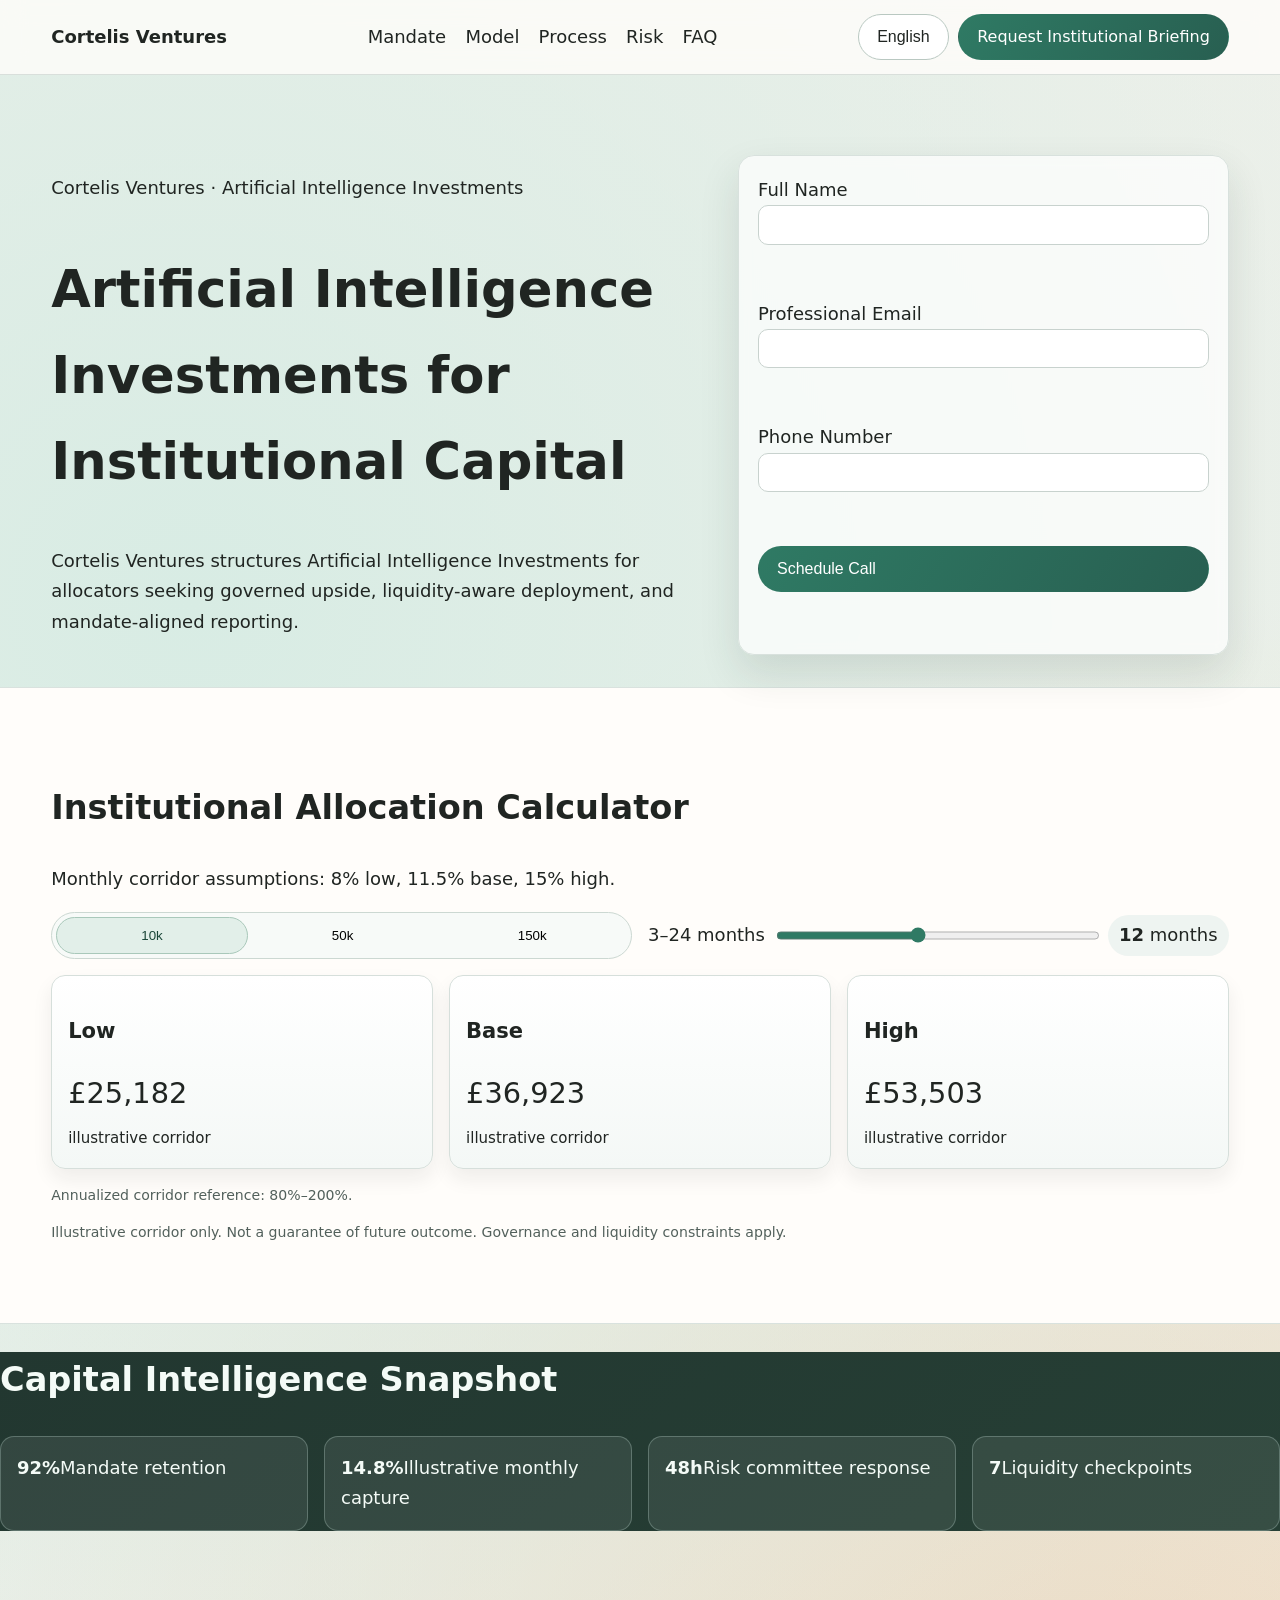
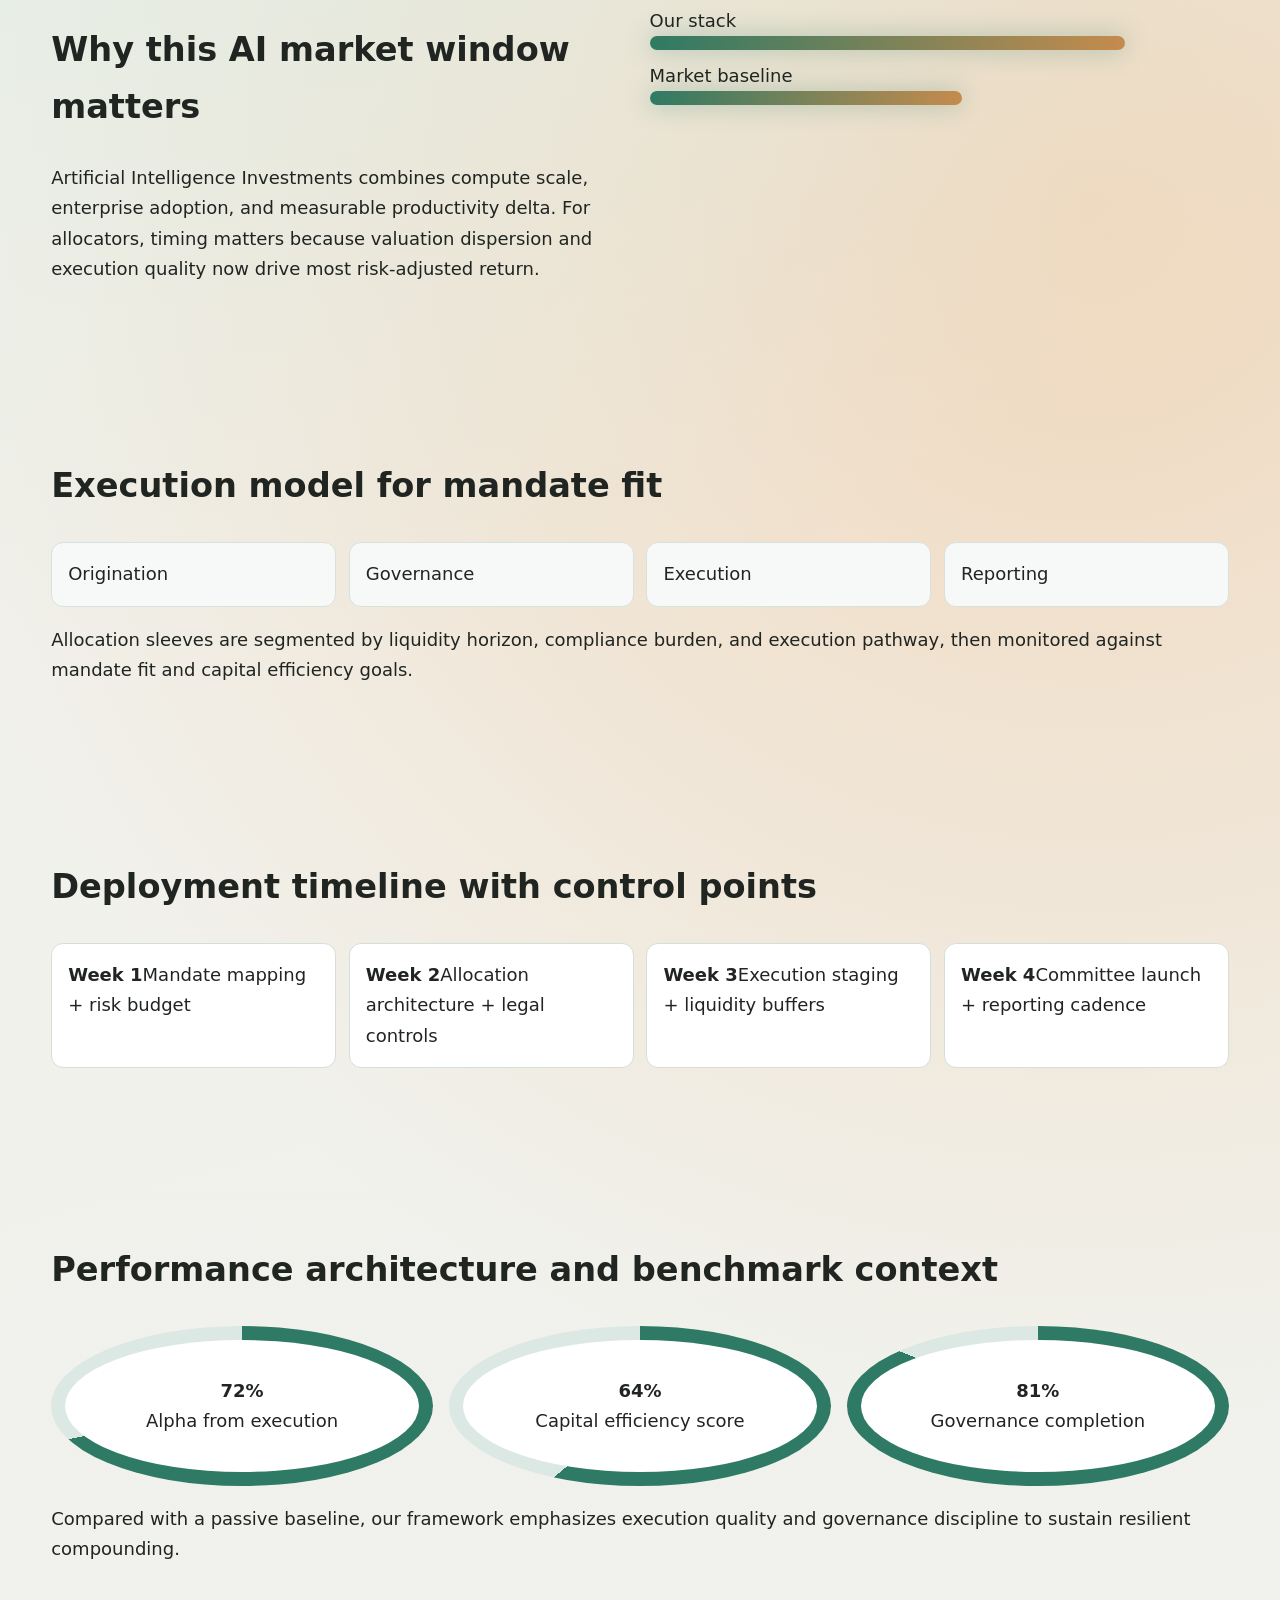
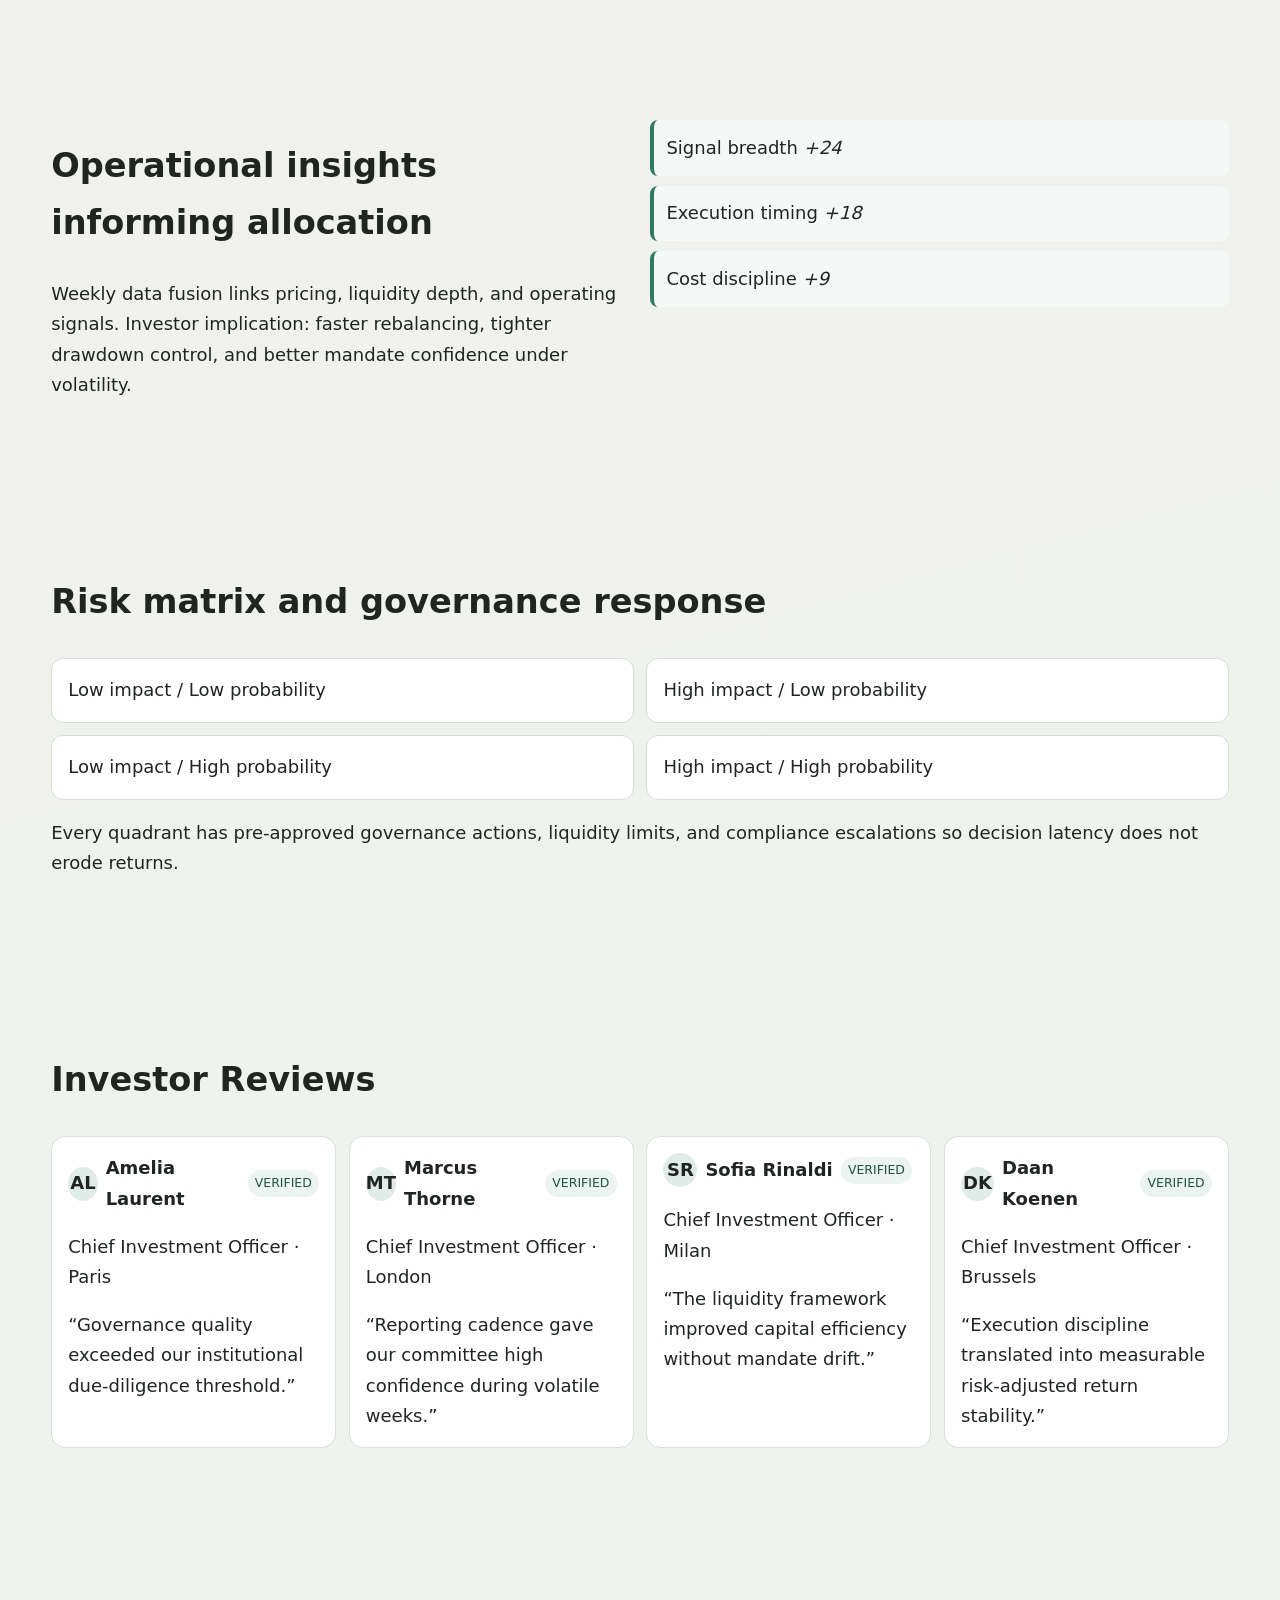
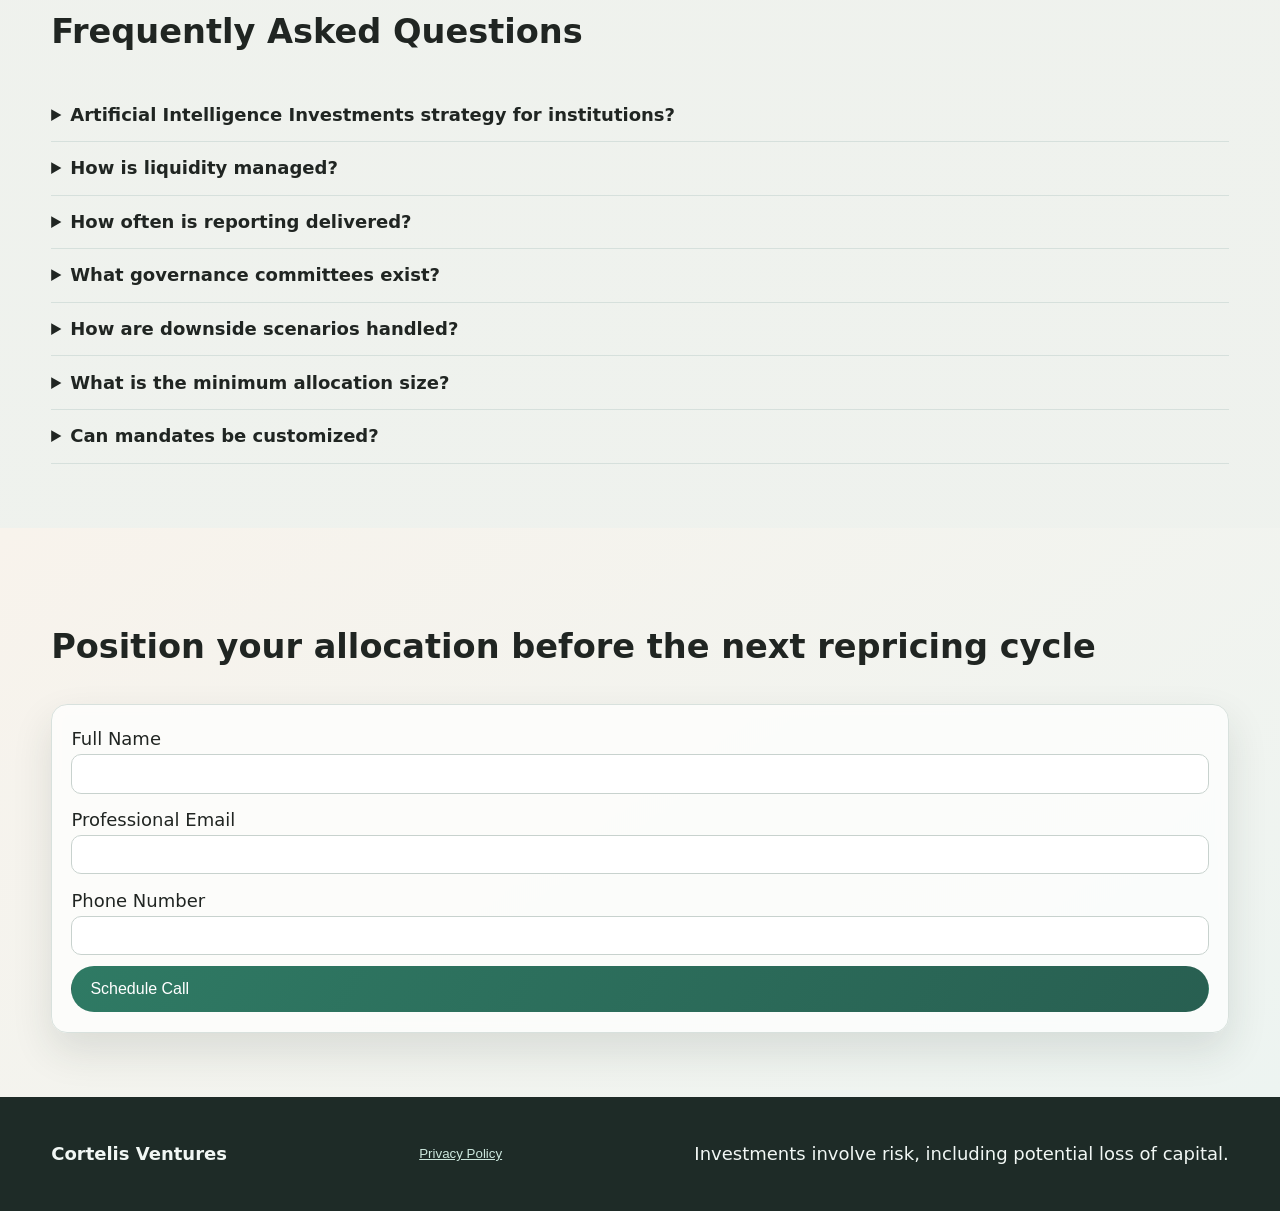
<file: index.html>
<!DOCTYPE html>
<html lang="en">
<head>
<meta charset="UTF-8"><meta name="viewport" content="width=device-width, initial-scale=1.0">
<title>Cortelis Ventures | Artificial Intelligence Investments for Institutional Allocators</title>
<meta name="description" content="Cortelis Ventures delivers institutional AI investment strategies with governance-first execution, liquidity controls, and transparent reporting for qualified investors.">
<link rel="canonical" href="https://cortelisventures.com/index.html">
<link rel="alternate" hreflang="en" href="https://cortelisventures.com/index.html">
<link rel="alternate" hreflang="de" href="https://cortelisventures.com/de/index.html">
<link rel="alternate" hreflang="fr" href="https://cortelisventures.com/fr/index.html">
<link rel="alternate" hreflang="es" href="https://cortelisventures.com/es/index.html">
<link rel="alternate" hreflang="it" href="https://cortelisventures.com/it/index.html">
<link rel="alternate" hreflang="tr" href="https://cortelisventures.com/tr/index.html">
<link rel="alternate" hreflang="pt" href="https://cortelisventures.com/pt/index.html">
<link rel="alternate" hreflang="jp" href="https://cortelisventures.com/jp/index.html">
<link rel="alternate" hreflang="sk" href="https://cortelisventures.com/sk/index.html">
<link rel="alternate" hreflang="be" href="https://cortelisventures.com/be/index.html">
<meta property="og:title" content="Cortelis Ventures | Artificial Intelligence Investments for Institutional Allocators"><meta property="og:description" content="Cortelis Ventures delivers institutional AI investment strategies with governance-first execution, liquidity controls, and transparent reporting for qualified investors."><meta property="og:type" content="website"><meta property="og:url" content="https://cortelisventures.com/index.html">
<meta name="twitter:card" content="summary_large_image"><meta name="twitter:title" content="Cortelis Ventures | Artificial Intelligence Investments for Institutional Allocators"><meta name="twitter:description" content="Cortelis Ventures delivers institutional AI investment strategies with governance-first execution, liquidity controls, and transparent reporting for qualified investors.">
<link rel="stylesheet" href="assets/style.css">
<script defer src="assets/app.js"></script>
</head>
<body data-locale="en-GB" data-currency="GBP">
<header class="site-header"><div class="brand">Cortelis Ventures</div><nav class="main-nav"><a href="#s1">Mandate</a><a href="#s2">Model</a><a href="#s3">Process</a><a href="#s4">Risk</a><a href="#s5">FAQ</a></nav><div class="header-actions"><div class="lang-wrap"><button class="btn btn-ghost lang-trigger" aria-expanded="false">English</button><div class="lang-menu">
<a href="index.html">English</a><a href="de/index.html">Deutsch</a><a href="fr/index.html">Français</a><a href="es/index.html">Español</a><a href="it/index.html">Italiano</a><a href="tr/index.html">Türkçe</a><a href="pt/index.html">Português</a><a href="jp/index.html">日本語</a><a href="sk/index.html">Slovenčina</a><a href="be/index.html">Nederlands</a>
</div></div><a class="btn" href="#lead">Request Institutional Briefing</a><button class="burger" aria-label="Menu">☰</button></div></header>
<div class="mobile-drawer" aria-hidden="true"><button class="drawer-close" aria-label="Close">✕</button><nav><a href="#s1">Mandate</a><a href="#s2">Model</a><a href="#s3">Process</a><a href="#s4">Risk</a><a href="#s5">FAQ</a></nav><div class="drawer-lang">
<a href="index.html">English</a><a href="de/index.html">Deutsch</a><a href="fr/index.html">Français</a><a href="es/index.html">Español</a><a href="it/index.html">Italiano</a><a href="tr/index.html">Türkçe</a><a href="pt/index.html">Português</a><a href="jp/index.html">日本語</a><a href="sk/index.html">Slovenčina</a><a href="be/index.html">Nederlands</a>
</div><a class="btn" href="#lead">Request Institutional Briefing</a></div><div class="overlay"></div>
<main>
<section class="hero" id="lead"><div><p class="eyebrow">Cortelis Ventures · Artificial Intelligence Investments</p><h1>Artificial Intelligence Investments for Institutional Capital</h1><p>Cortelis Ventures structures Artificial Intelligence Investments for allocators seeking governed upside, liquidity-aware deployment, and mandate-aligned reporting.</p></div>
<form class="lead-form"><label>Full Name<input required></label><label>Professional Email<input type="email" required></label><label>Phone Number<input required></label><button class="btn" type="submit">Schedule Call</button></form></section>
<section class="calculator section-light" id="s1"><h2>Institutional Allocation Calculator</h2><p>Monthly corridor assumptions: 8% low, 11.5% base, 15% high.</p><div class="calc-inputs"><div class="segmented"><button data-amount="10000" class="active">10k</button><button data-amount="50000">50k</button><button data-amount="150000">150k</button></div><div class="slider-wrap"><span>3–24 months</span><input type="range" min="3" max="24" value="12" id="months"><span class="pill"><b id="monthsValue">12</b> months</span></div></div><div class="calc-results"><article><h3>Low</h3><p id="lowVal"></p><small>illustrative corridor</small></article><article><h3>Base</h3><p id="baseVal"></p><small>illustrative corridor</small></article><article><h3>High</h3><p id="highVal"></p><small>illustrative corridor</small></article></div><p class="tiny">Annualized corridor reference: 80%–200%.</p><p class="tiny">Illustrative corridor only. Not a guarantee of future outcome. Governance and liquidity constraints apply.</p></section>
<section class="kpi section-dark" id="s2"><h2>Capital Intelligence Snapshot</h2><div class="kpi-strip"><div><strong>92%</strong><span>Mandate retention</span></div><div><strong>14.8%</strong><span>Illustrative monthly capture</span></div><div><strong>48h</strong><span>Risk committee response</span></div><div><strong>7</strong><span>Liquidity checkpoints</span></div></div></section>
<section class="split" id="s3"><div><h2>Why this AI market window matters</h2><p>Artificial Intelligence Investments combines compute scale, enterprise adoption, and measurable productivity delta. For allocators, timing matters because valuation dispersion and execution quality now drive most risk-adjusted return.</p></div><div class="visual bars"><div><span>Our stack</span><i style="--w:82%"></i></div><div><span>Market baseline</span><i style="--w:54%"></i></div></div></section>
<section class="model grid" id="s4"><h2>Execution model for mandate fit</h2><div class="flow"><div>Origination</div><div>Governance</div><div>Execution</div><div>Reporting</div></div><p>Allocation sleeves are segmented by liquidity horizon, compliance burden, and execution pathway, then monitored against mandate fit and capital efficiency goals.</p></section>
<section class="timeline" id="s5"><h2>Deployment timeline with control points</h2><ol><li><b>Week 1</b><span>Mandate mapping + risk budget</span></li><li><b>Week 2</b><span>Allocation architecture + legal controls</span></li><li><b>Week 3</b><span>Execution staging + liquidity buffers</span></li><li><b>Week 4</b><span>Committee launch + reporting cadence</span></li></ol></section>
<section class="metrics section-light" id="s6"><h2>Performance architecture and benchmark context</h2><div class="radials"><div class="ring" style="--p:72"><b>72%</b><span>Alpha from execution</span></div><div class="ring" style="--p:64"><b>64%</b><span>Capital efficiency score</span></div><div class="ring" style="--p:81"><b>81%</b><span>Governance completion</span></div></div><p>Compared with a passive baseline, our framework emphasizes execution quality and governance discipline to sustain resilient compounding.</p></section>
<section class="insights split reverse" id="s7"><div><h2>Operational insights informing allocation</h2><p>Weekly data fusion links pricing, liquidity depth, and operating signals. Investor implication: faster rebalancing, tighter drawdown control, and better mandate confidence under volatility.</p></div><div class="waterfall"><div>Signal breadth <em>+24</em></div><div>Execution timing <em>+18</em></div><div>Cost discipline <em>+9</em></div></div></section>
<section class="risk" id="s8"><h2>Risk matrix and governance response</h2><div class="matrix"><div>Low impact / Low probability</div><div>High impact / Low probability</div><div>Low impact / High probability</div><div>High impact / High probability</div></div><p>Every quadrant has pre-approved governance actions, liquidity limits, and compliance escalations so decision latency does not erode returns.</p></section>
<section class="reviews section-light" id="s9"><h2>Investor Reviews</h2><div class="review-grid"><article><div class="top"><span class="avatar">AL</span><strong>Amelia Laurent</strong><span class="verified">VERIFIED</span></div><p class="meta">Chief Investment Officer · Paris</p><q>Governance quality exceeded our institutional due-diligence threshold.</q></article><article><div class="top"><span class="avatar">MT</span><strong>Marcus Thorne</strong><span class="verified">VERIFIED</span></div><p class="meta">Chief Investment Officer · London</p><q>Reporting cadence gave our committee high confidence during volatile weeks.</q></article><article><div class="top"><span class="avatar">SR</span><strong>Sofia Rinaldi</strong><span class="verified">VERIFIED</span></div><p class="meta">Chief Investment Officer · Milan</p><q>The liquidity framework improved capital efficiency without mandate drift.</q></article><article><div class="top"><span class="avatar">DK</span><strong>Daan Koenen</strong><span class="verified">VERIFIED</span></div><p class="meta">Chief Investment Officer · Brussels</p><q>Execution discipline translated into measurable risk-adjusted return stability.</q></article></div></section>
<section class="faq" id="s10"><h2>Frequently Asked Questions</h2><div class="faq-list"><details><summary>Artificial Intelligence Investments strategy for institutions?</summary><p>Our team aligns governance, liquidity, compliance, and execution so each allocation decision remains measurable and committee-ready.</p></details><details><summary>How is liquidity managed?</summary><p>Our team aligns governance, liquidity, compliance, and execution so each allocation decision remains measurable and committee-ready.</p></details><details><summary>How often is reporting delivered?</summary><p>Our team aligns governance, liquidity, compliance, and execution so each allocation decision remains measurable and committee-ready.</p></details><details><summary>What governance committees exist?</summary><p>Our team aligns governance, liquidity, compliance, and execution so each allocation decision remains measurable and committee-ready.</p></details><details><summary>How are downside scenarios handled?</summary><p>Our team aligns governance, liquidity, compliance, and execution so each allocation decision remains measurable and committee-ready.</p></details><details><summary>What is the minimum allocation size?</summary><p>Our team aligns governance, liquidity, compliance, and execution so each allocation decision remains measurable and committee-ready.</p></details><details><summary>Can mandates be customized?</summary><p>Our team aligns governance, liquidity, compliance, and execution so each allocation decision remains measurable and committee-ready.</p></details></div></section>
<section class="final-cta"><h2>Position your allocation before the next repricing cycle</h2><form class="lead-form"><label>Full Name<input required></label><label>Professional Email<input type="email" required></label><label>Phone Number<input required></label><button class="btn" type="submit">Schedule Call</button></form></section>
</main>
<footer><strong>Cortelis Ventures</strong> <button class="privacy-link">Privacy Policy</button><p>Investments involve risk, including potential loss of capital.</p></footer>
<div class="modal" aria-hidden="true"><div class="modal-card"><button class="modal-x" aria-label="Close">✕</button><h2>Privacy Policy</h2><div class="modal-content"><h3>Introduction</h3><p>We process investor data for onboarding and mandate operations.</p><h3>Data collection</h3><p>Name, professional contact details and communication logs.</p><h3>Legal basis</h3><p>Contract, legitimate interest, and compliance obligations.</p><h3>Cookies</h3><p>Analytics and functional cookies with consent controls.</p><h3>Retention</h3><p>Data is retained per legal and regulatory schedules.</p><h3>Third-party sharing</h3><p>Custodians, auditors, and regulated service providers only.</p><h3>Security</h3><p>Encryption, access controls, and continuous monitoring.</p><h3>User rights</h3><p>Access, correction, deletion, and objection rights available.</p><h3>International transfers</h3><p>Transfers use safeguards and contractual protections.</p><h3>Industry risk disclosure</h3><p>AI investments are volatile; outcomes are not guaranteed.</p><h3>Contact</h3><p>compliance@cortelisventures.com</p></div><div class="modal-footer"><button class="btn btn-ghost modal-close">Close</button></div></div></div>
<script type="application/ld+json">{"@context": "https://schema.org", "@graph": [{"@type": "Organization", "name": "Cortelis Ventures", "url": "https://cortelisventures.com"}, {"@type": "WebSite", "name": "Cortelis Ventures", "url": "https://cortelisventures.com"}, {"@type": "FAQPage", "mainEntity": [{"@type": "Question", "name": "Artificial Intelligence Investments strategy for institutions?", "acceptedAnswer": {"@type": "Answer", "text": "Governed institutional framework"}}]}, {"@type": "Review", "reviewBody": "High-quality governance and reporting.", "author": {"@type": "Person", "name": "Amelia Laurent"}}]}</script>
</body></html>
</file>
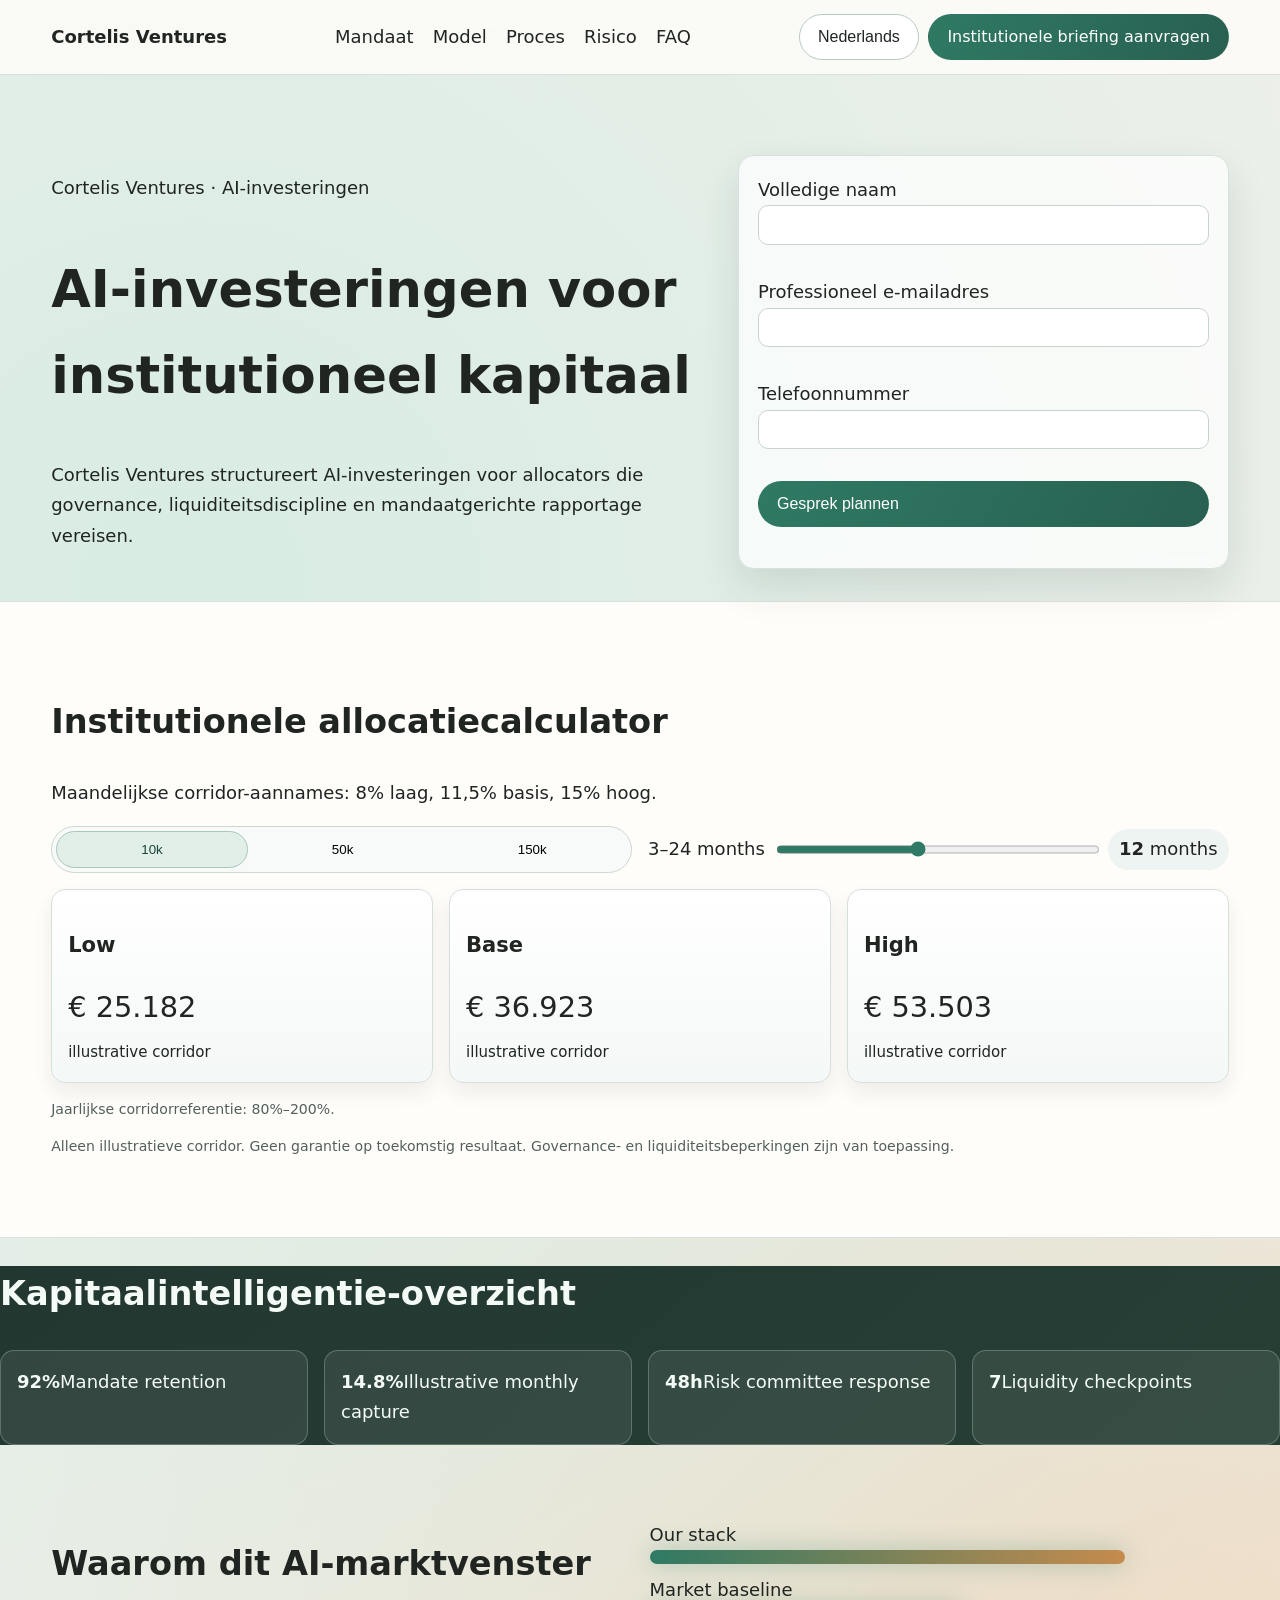
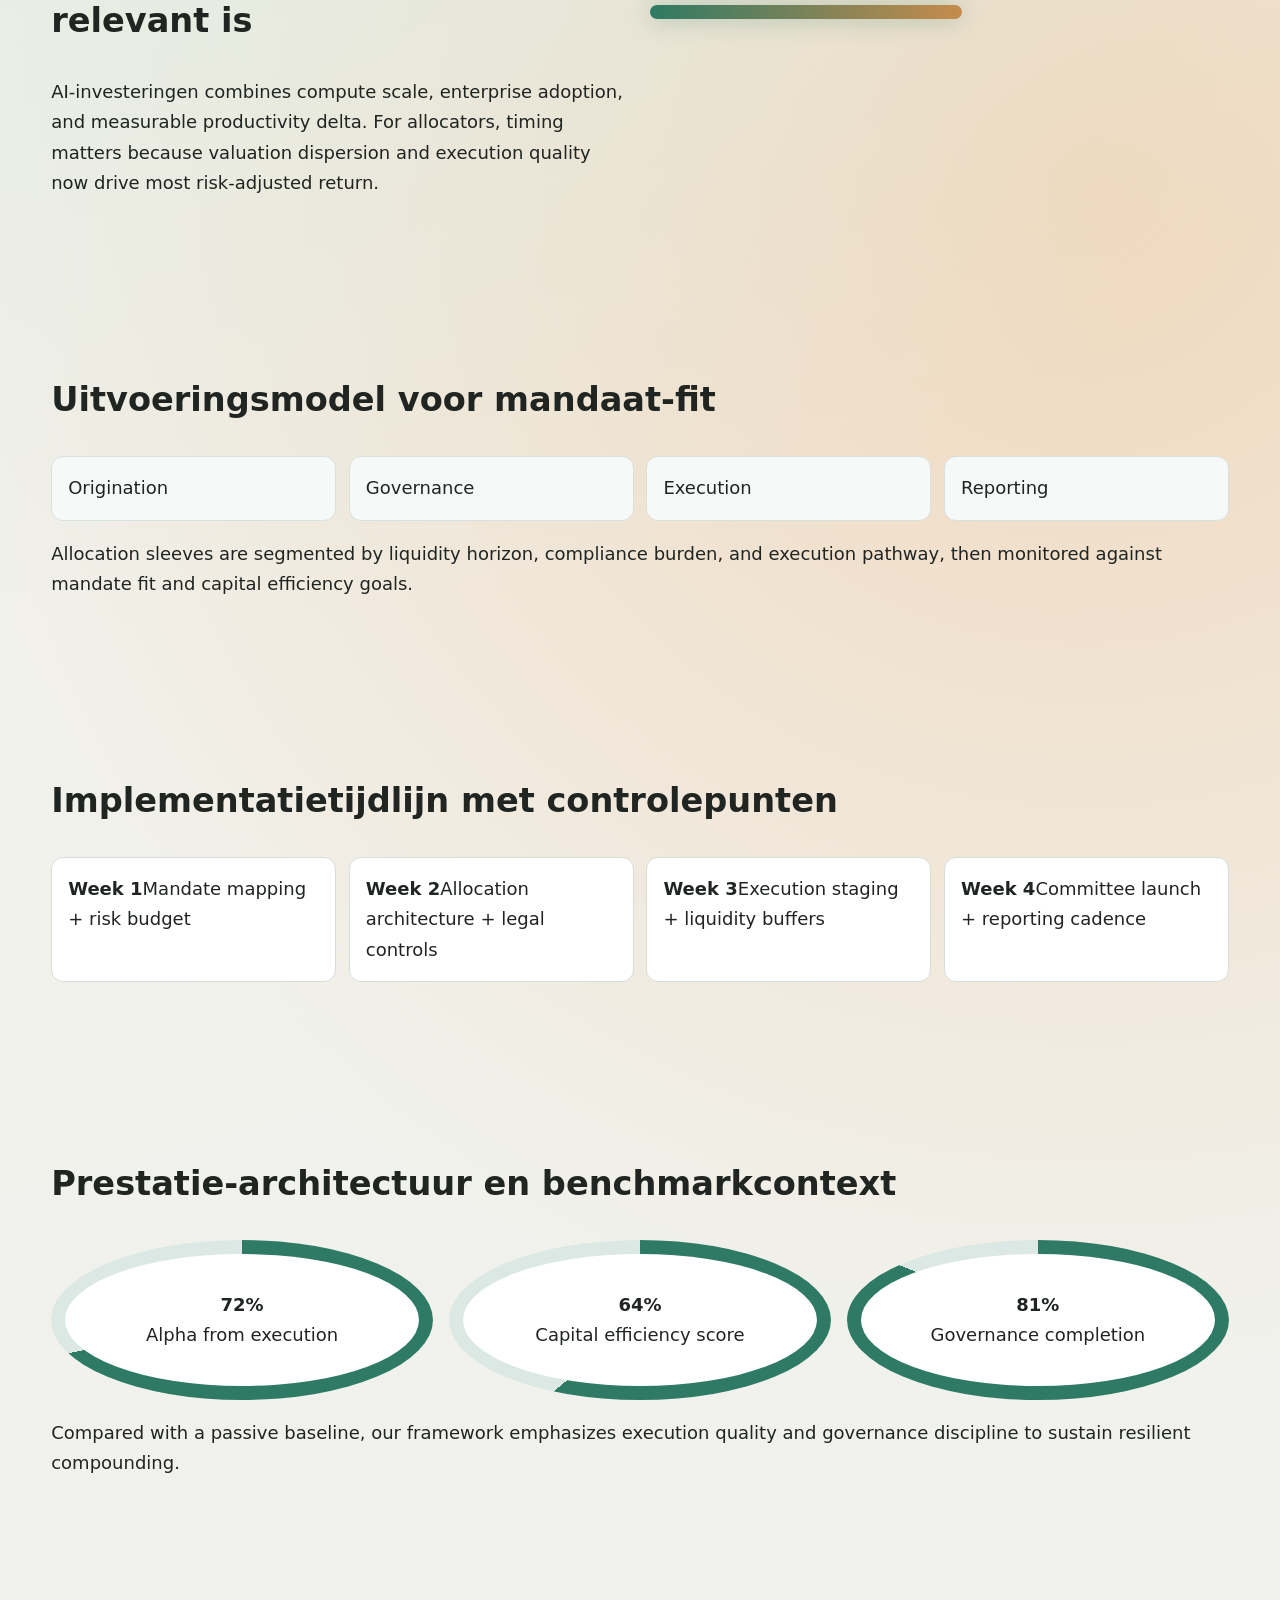
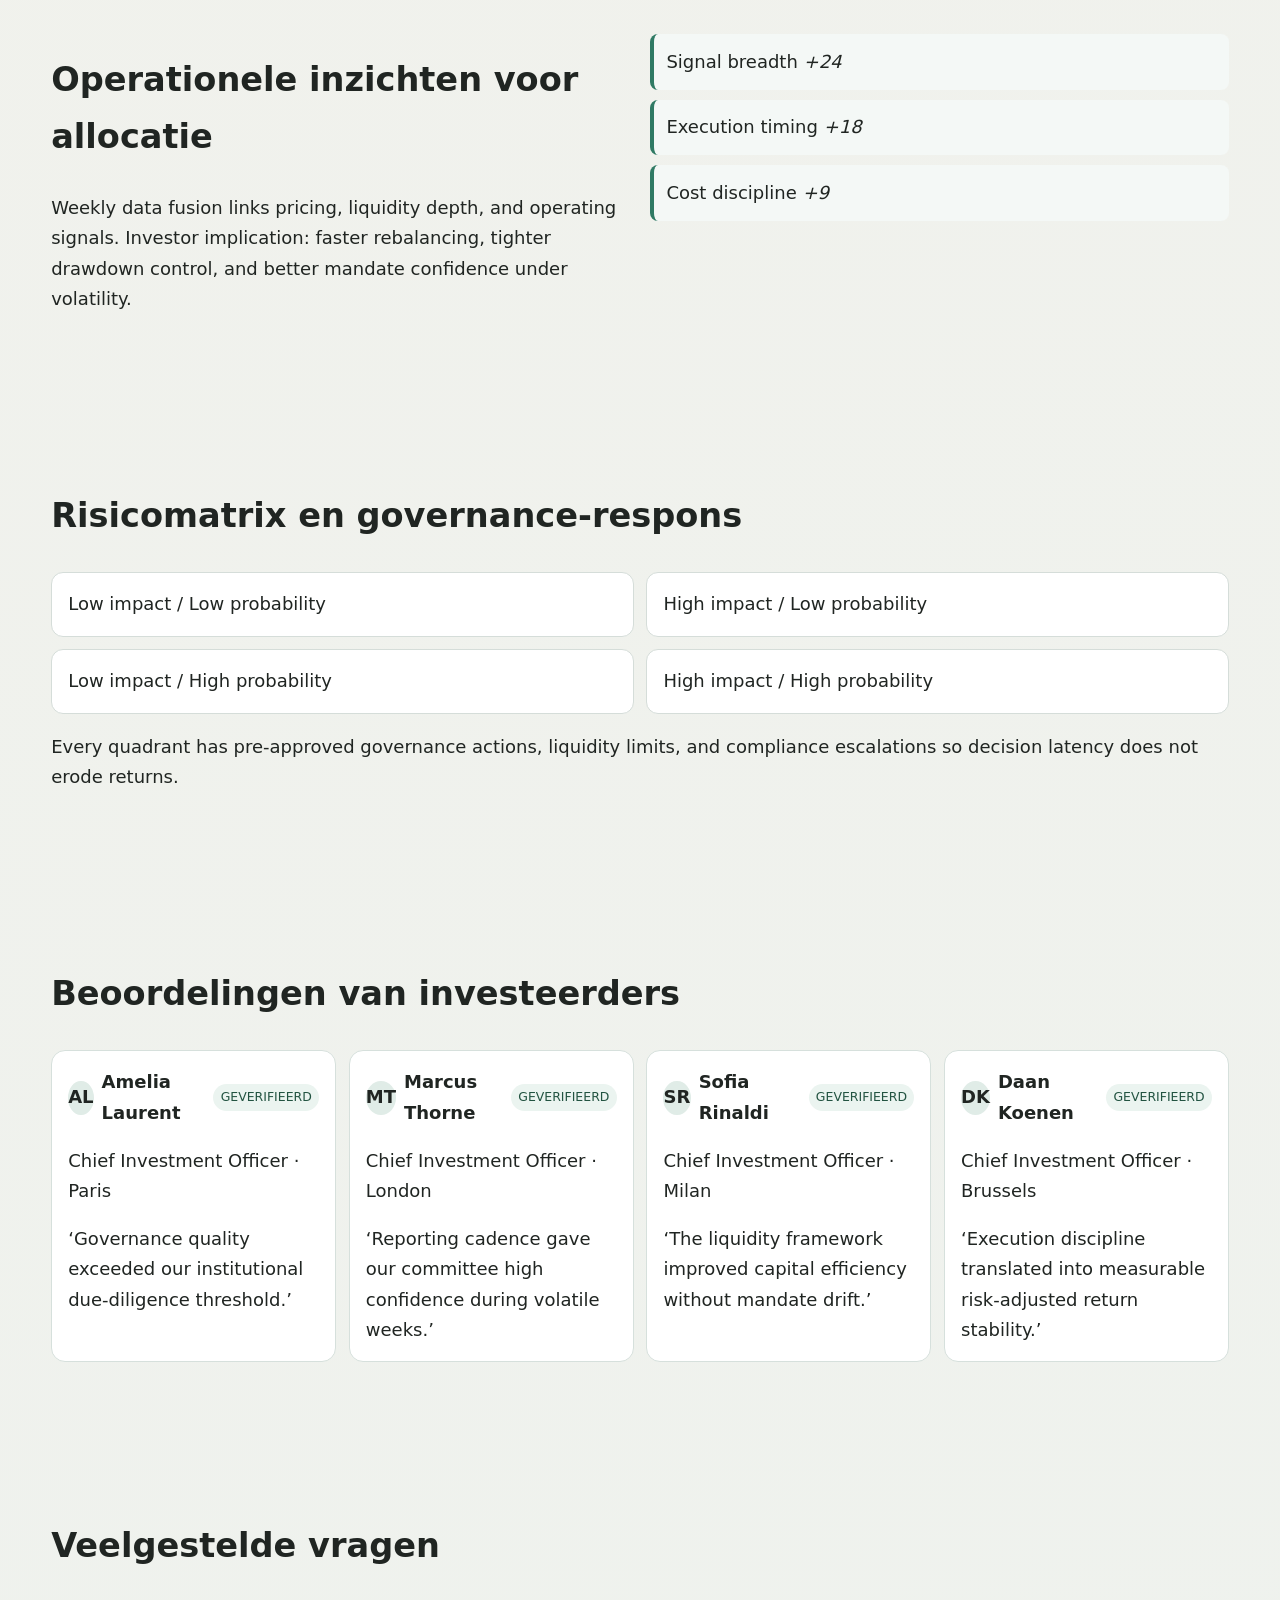
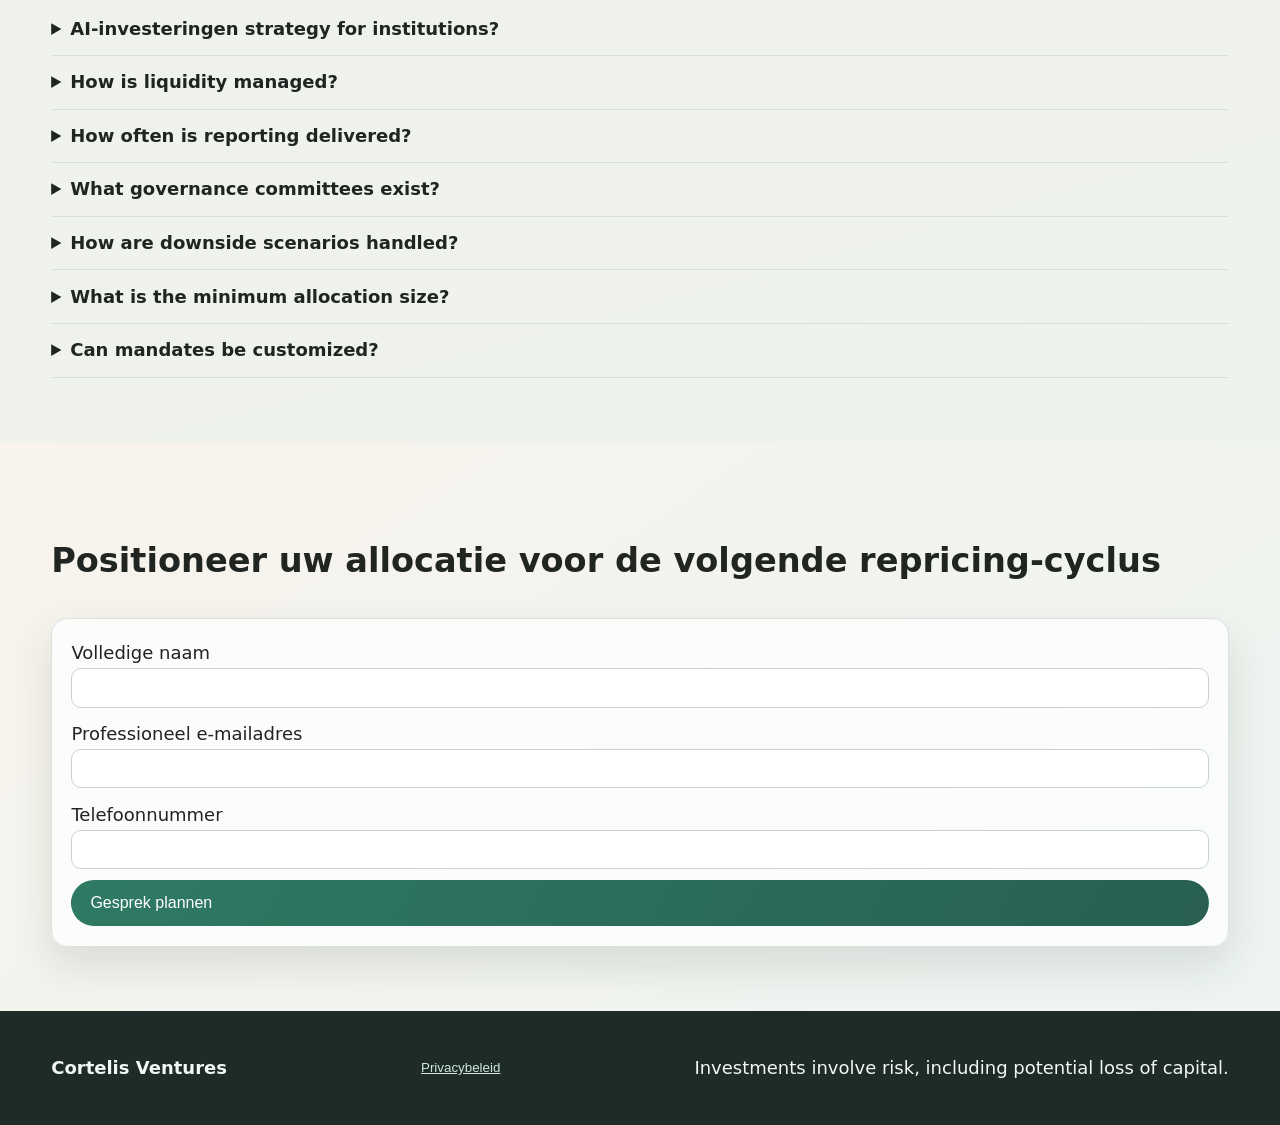
<file: be/index.html>
<!DOCTYPE html>
<html lang="nl">
<head>
<meta charset="UTF-8"><meta name="viewport" content="width=device-width, initial-scale=1.0">
<title>Cortelis Ventures | AI-investeringen voor institutionele allocators</title>
<meta name="description" content="Cortelis Ventures levert institutionele AI-strategieën met governance, liquiditeitscontrole en transparante rapportage.">
<link rel="canonical" href="https://cortelisventures.com/be/index.html">
<link rel="alternate" hreflang="en" href="https://cortelisventures.com/index.html">
<link rel="alternate" hreflang="de" href="https://cortelisventures.com/de/index.html">
<link rel="alternate" hreflang="fr" href="https://cortelisventures.com/fr/index.html">
<link rel="alternate" hreflang="es" href="https://cortelisventures.com/es/index.html">
<link rel="alternate" hreflang="it" href="https://cortelisventures.com/it/index.html">
<link rel="alternate" hreflang="tr" href="https://cortelisventures.com/tr/index.html">
<link rel="alternate" hreflang="pt" href="https://cortelisventures.com/pt/index.html">
<link rel="alternate" hreflang="jp" href="https://cortelisventures.com/jp/index.html">
<link rel="alternate" hreflang="sk" href="https://cortelisventures.com/sk/index.html">
<link rel="alternate" hreflang="be" href="https://cortelisventures.com/be/index.html">
<meta property="og:title" content="Cortelis Ventures | AI-investeringen voor institutionele allocators"><meta property="og:description" content="Cortelis Ventures levert institutionele AI-strategieën met governance, liquiditeitscontrole en transparante rapportage."><meta property="og:type" content="website"><meta property="og:url" content="https://cortelisventures.com/be/index.html">
<meta name="twitter:card" content="summary_large_image"><meta name="twitter:title" content="Cortelis Ventures | AI-investeringen voor institutionele allocators"><meta name="twitter:description" content="Cortelis Ventures levert institutionele AI-strategieën met governance, liquiditeitscontrole en transparante rapportage.">
<link rel="stylesheet" href="../assets/style.css">
<script defer src="../assets/app.js"></script>
</head>
<body data-locale="nl-BE" data-currency="EUR">
<header class="site-header"><div class="brand">Cortelis Ventures</div><nav class="main-nav"><a href="#s1">Mandaat</a><a href="#s2">Model</a><a href="#s3">Proces</a><a href="#s4">Risico</a><a href="#s5">FAQ</a></nav><div class="header-actions"><div class="lang-wrap"><button class="btn btn-ghost lang-trigger" aria-expanded="false">Nederlands</button><div class="lang-menu">
<a href="../index.html">English</a><a href="../de/index.html">Deutsch</a><a href="../fr/index.html">Français</a><a href="../es/index.html">Español</a><a href="../it/index.html">Italiano</a><a href="../tr/index.html">Türkçe</a><a href="../pt/index.html">Português</a><a href="../jp/index.html">日本語</a><a href="../sk/index.html">Slovenčina</a><a href="../be/index.html">Nederlands</a>
</div></div><a class="btn" href="#lead">Institutionele briefing aanvragen</a><button class="burger" aria-label="Menu">☰</button></div></header>
<div class="mobile-drawer" aria-hidden="true"><button class="drawer-close" aria-label="Close">✕</button><nav><a href="#s1">Mandaat</a><a href="#s2">Model</a><a href="#s3">Proces</a><a href="#s4">Risico</a><a href="#s5">FAQ</a></nav><div class="drawer-lang">
<a href="../index.html">English</a><a href="../de/index.html">Deutsch</a><a href="../fr/index.html">Français</a><a href="../es/index.html">Español</a><a href="../it/index.html">Italiano</a><a href="../tr/index.html">Türkçe</a><a href="../pt/index.html">Português</a><a href="../jp/index.html">日本語</a><a href="../sk/index.html">Slovenčina</a><a href="../be/index.html">Nederlands</a>
</div><a class="btn" href="#lead">Institutionele briefing aanvragen</a></div><div class="overlay"></div>
<main>
<section class="hero" id="lead"><div><p class="eyebrow">Cortelis Ventures · AI-investeringen</p><h1>AI-investeringen voor institutioneel kapitaal</h1><p>Cortelis Ventures structureert AI-investeringen voor allocators die governance, liquiditeitsdiscipline en mandaatgerichte rapportage vereisen.</p></div>
<form class="lead-form"><label>Volledige naam<input required></label><label>Professioneel e-mailadres<input type="email" required></label><label>Telefoonnummer<input required></label><button class="btn" type="submit">Gesprek plannen</button></form></section>
<section class="calculator section-light" id="s1"><h2>Institutionele allocatiecalculator</h2><p>Maandelijkse corridor-aannames: 8% laag, 11,5% basis, 15% hoog.</p><div class="calc-inputs"><div class="segmented"><button data-amount="10000" class="active">10k</button><button data-amount="50000">50k</button><button data-amount="150000">150k</button></div><div class="slider-wrap"><span>3–24 months</span><input type="range" min="3" max="24" value="12" id="months"><span class="pill"><b id="monthsValue">12</b> months</span></div></div><div class="calc-results"><article><h3>Low</h3><p id="lowVal"></p><small>illustrative corridor</small></article><article><h3>Base</h3><p id="baseVal"></p><small>illustrative corridor</small></article><article><h3>High</h3><p id="highVal"></p><small>illustrative corridor</small></article></div><p class="tiny">Jaarlijkse corridorreferentie: 80%–200%.</p><p class="tiny">Alleen illustratieve corridor. Geen garantie op toekomstig resultaat. Governance- en liquiditeitsbeperkingen zijn van toepassing.</p></section>
<section class="kpi section-dark" id="s2"><h2>Kapitaalintelligentie-overzicht</h2><div class="kpi-strip"><div><strong>92%</strong><span>Mandate retention</span></div><div><strong>14.8%</strong><span>Illustrative monthly capture</span></div><div><strong>48h</strong><span>Risk committee response</span></div><div><strong>7</strong><span>Liquidity checkpoints</span></div></div></section>
<section class="split" id="s3"><div><h2>Waarom dit AI-marktvenster relevant is</h2><p>AI-investeringen combines compute scale, enterprise adoption, and measurable productivity delta. For allocators, timing matters because valuation dispersion and execution quality now drive most risk-adjusted return.</p></div><div class="visual bars"><div><span>Our stack</span><i style="--w:82%"></i></div><div><span>Market baseline</span><i style="--w:54%"></i></div></div></section>
<section class="model grid" id="s4"><h2>Uitvoeringsmodel voor mandaat-fit</h2><div class="flow"><div>Origination</div><div>Governance</div><div>Execution</div><div>Reporting</div></div><p>Allocation sleeves are segmented by liquidity horizon, compliance burden, and execution pathway, then monitored against mandate fit and capital efficiency goals.</p></section>
<section class="timeline" id="s5"><h2>Implementatietijdlijn met controlepunten</h2><ol><li><b>Week 1</b><span>Mandate mapping + risk budget</span></li><li><b>Week 2</b><span>Allocation architecture + legal controls</span></li><li><b>Week 3</b><span>Execution staging + liquidity buffers</span></li><li><b>Week 4</b><span>Committee launch + reporting cadence</span></li></ol></section>
<section class="metrics section-light" id="s6"><h2>Prestatie-architectuur en benchmarkcontext</h2><div class="radials"><div class="ring" style="--p:72"><b>72%</b><span>Alpha from execution</span></div><div class="ring" style="--p:64"><b>64%</b><span>Capital efficiency score</span></div><div class="ring" style="--p:81"><b>81%</b><span>Governance completion</span></div></div><p>Compared with a passive baseline, our framework emphasizes execution quality and governance discipline to sustain resilient compounding.</p></section>
<section class="insights split reverse" id="s7"><div><h2>Operationele inzichten voor allocatie</h2><p>Weekly data fusion links pricing, liquidity depth, and operating signals. Investor implication: faster rebalancing, tighter drawdown control, and better mandate confidence under volatility.</p></div><div class="waterfall"><div>Signal breadth <em>+24</em></div><div>Execution timing <em>+18</em></div><div>Cost discipline <em>+9</em></div></div></section>
<section class="risk" id="s8"><h2>Risicomatrix en governance-respons</h2><div class="matrix"><div>Low impact / Low probability</div><div>High impact / Low probability</div><div>Low impact / High probability</div><div>High impact / High probability</div></div><p>Every quadrant has pre-approved governance actions, liquidity limits, and compliance escalations so decision latency does not erode returns.</p></section>
<section class="reviews section-light" id="s9"><h2>Beoordelingen van investeerders</h2><div class="review-grid"><article><div class="top"><span class="avatar">AL</span><strong>Amelia Laurent</strong><span class="verified">GEVERIFIEERD</span></div><p class="meta">Chief Investment Officer · Paris</p><q>Governance quality exceeded our institutional due-diligence threshold.</q></article><article><div class="top"><span class="avatar">MT</span><strong>Marcus Thorne</strong><span class="verified">GEVERIFIEERD</span></div><p class="meta">Chief Investment Officer · London</p><q>Reporting cadence gave our committee high confidence during volatile weeks.</q></article><article><div class="top"><span class="avatar">SR</span><strong>Sofia Rinaldi</strong><span class="verified">GEVERIFIEERD</span></div><p class="meta">Chief Investment Officer · Milan</p><q>The liquidity framework improved capital efficiency without mandate drift.</q></article><article><div class="top"><span class="avatar">DK</span><strong>Daan Koenen</strong><span class="verified">GEVERIFIEERD</span></div><p class="meta">Chief Investment Officer · Brussels</p><q>Execution discipline translated into measurable risk-adjusted return stability.</q></article></div></section>
<section class="faq" id="s10"><h2>Veelgestelde vragen</h2><div class="faq-list"><details><summary>AI-investeringen strategy for institutions?</summary><p>Our team aligns governance, liquidity, compliance, and execution so each allocation decision remains measurable and committee-ready.</p></details><details><summary>How is liquidity managed?</summary><p>Our team aligns governance, liquidity, compliance, and execution so each allocation decision remains measurable and committee-ready.</p></details><details><summary>How often is reporting delivered?</summary><p>Our team aligns governance, liquidity, compliance, and execution so each allocation decision remains measurable and committee-ready.</p></details><details><summary>What governance committees exist?</summary><p>Our team aligns governance, liquidity, compliance, and execution so each allocation decision remains measurable and committee-ready.</p></details><details><summary>How are downside scenarios handled?</summary><p>Our team aligns governance, liquidity, compliance, and execution so each allocation decision remains measurable and committee-ready.</p></details><details><summary>What is the minimum allocation size?</summary><p>Our team aligns governance, liquidity, compliance, and execution so each allocation decision remains measurable and committee-ready.</p></details><details><summary>Can mandates be customized?</summary><p>Our team aligns governance, liquidity, compliance, and execution so each allocation decision remains measurable and committee-ready.</p></details></div></section>
<section class="final-cta"><h2>Positioneer uw allocatie voor de volgende repricing-cyclus</h2><form class="lead-form"><label>Volledige naam<input required></label><label>Professioneel e-mailadres<input type="email" required></label><label>Telefoonnummer<input required></label><button class="btn" type="submit">Gesprek plannen</button></form></section>
</main>
<footer><strong>Cortelis Ventures</strong> <button class="privacy-link">Privacybeleid</button><p>Investments involve risk, including potential loss of capital.</p></footer>
<div class="modal" aria-hidden="true"><div class="modal-card"><button class="modal-x" aria-label="Close">✕</button><h2>Privacybeleid</h2><div class="modal-content"><h3>Introduction</h3><p>We process investor data for onboarding and mandate operations.</p><h3>Data collection</h3><p>Name, professional contact details and communication logs.</p><h3>Legal basis</h3><p>Contract, legitimate interest, and compliance obligations.</p><h3>Cookies</h3><p>Analytics and functional cookies with consent controls.</p><h3>Retention</h3><p>Data is retained per legal and regulatory schedules.</p><h3>Third-party sharing</h3><p>Custodians, auditors, and regulated service providers only.</p><h3>Security</h3><p>Encryption, access controls, and continuous monitoring.</p><h3>User rights</h3><p>Access, correction, deletion, and objection rights available.</p><h3>International transfers</h3><p>Transfers use safeguards and contractual protections.</p><h3>Industry risk disclosure</h3><p>AI investments are volatile; outcomes are not guaranteed.</p><h3>Contact</h3><p>compliance@cortelisventures.com</p></div><div class="modal-footer"><button class="btn btn-ghost modal-close">Close</button></div></div></div>
<script type="application/ld+json">{"@context": "https://schema.org", "@graph": [{"@type": "Organization", "name": "Cortelis Ventures", "url": "https://cortelisventures.com"}, {"@type": "WebSite", "name": "Cortelis Ventures", "url": "https://cortelisventures.com"}, {"@type": "FAQPage", "mainEntity": [{"@type": "Question", "name": "AI-investeringen strategy for institutions?", "acceptedAnswer": {"@type": "Answer", "text": "Governed institutional framework"}}]}, {"@type": "Review", "reviewBody": "High-quality governance and reporting.", "author": {"@type": "Person", "name": "Amelia Laurent"}}]}</script>
</body></html>
</file>
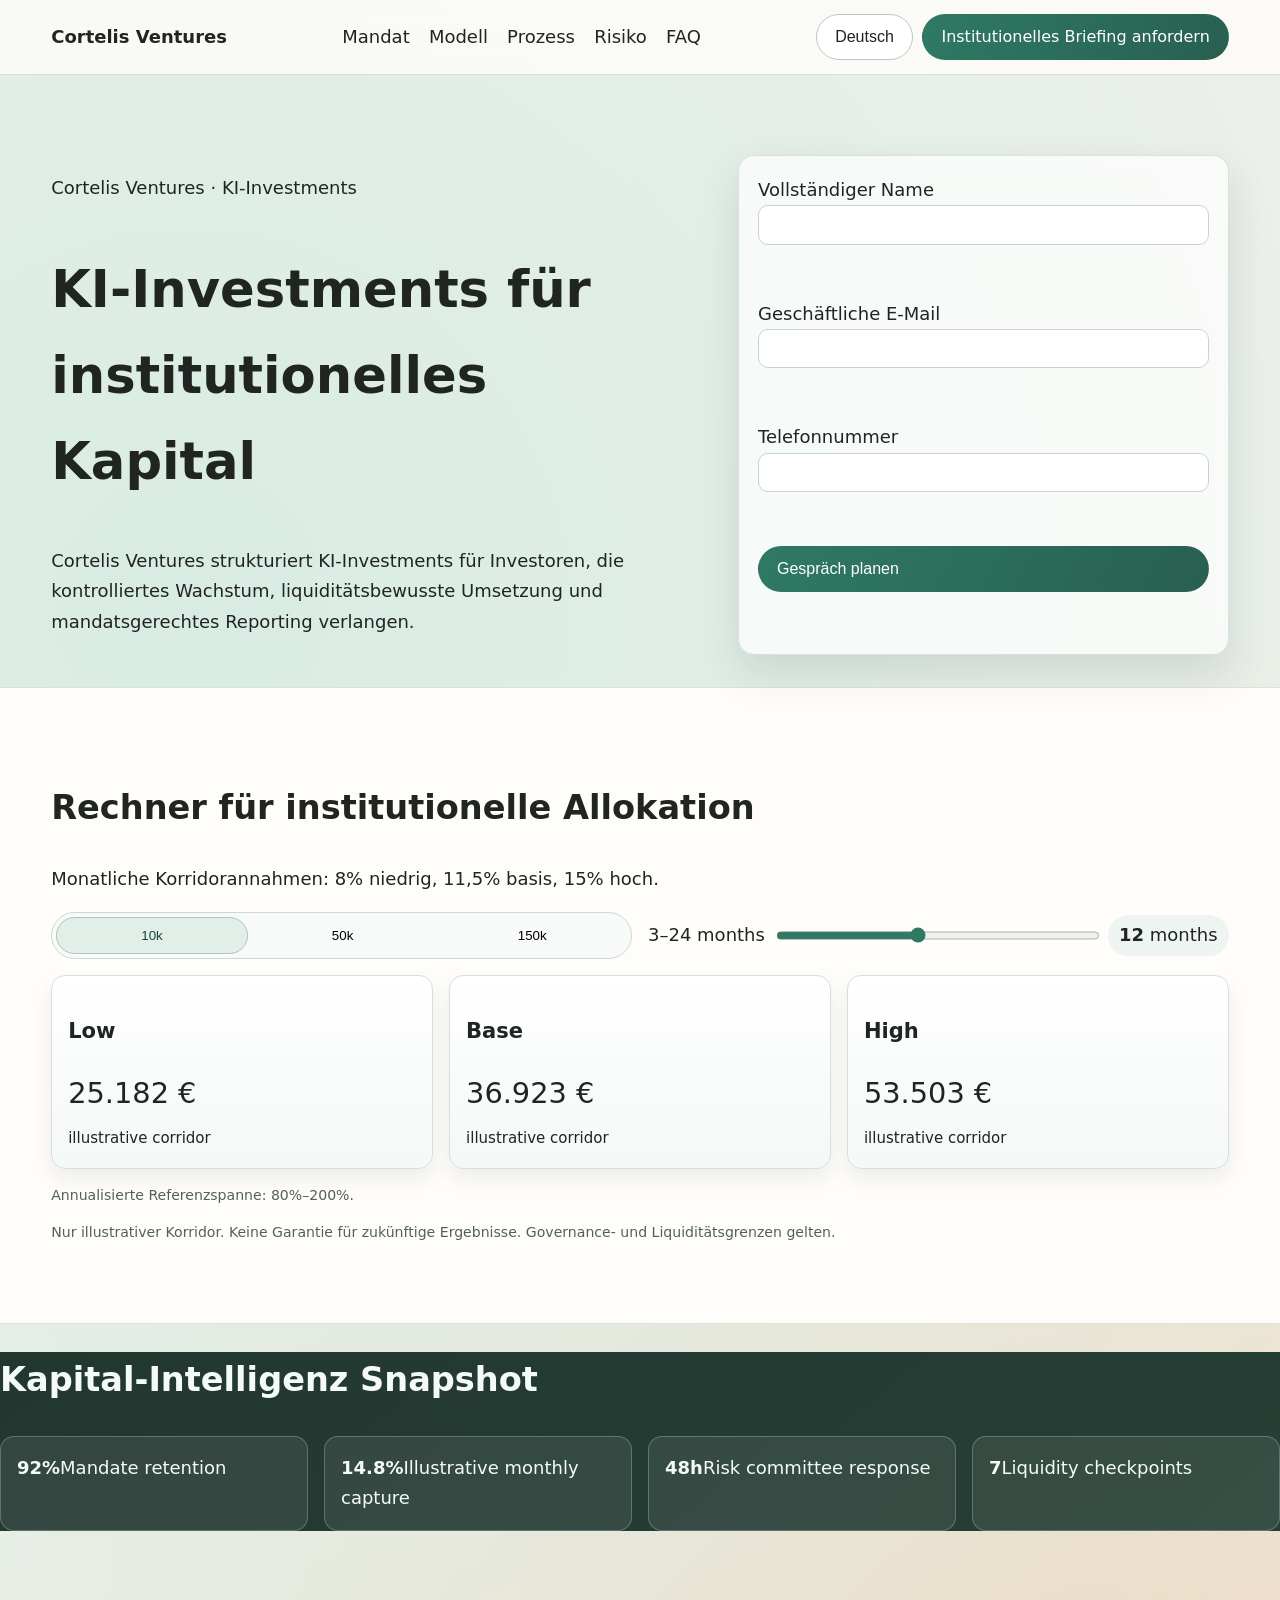
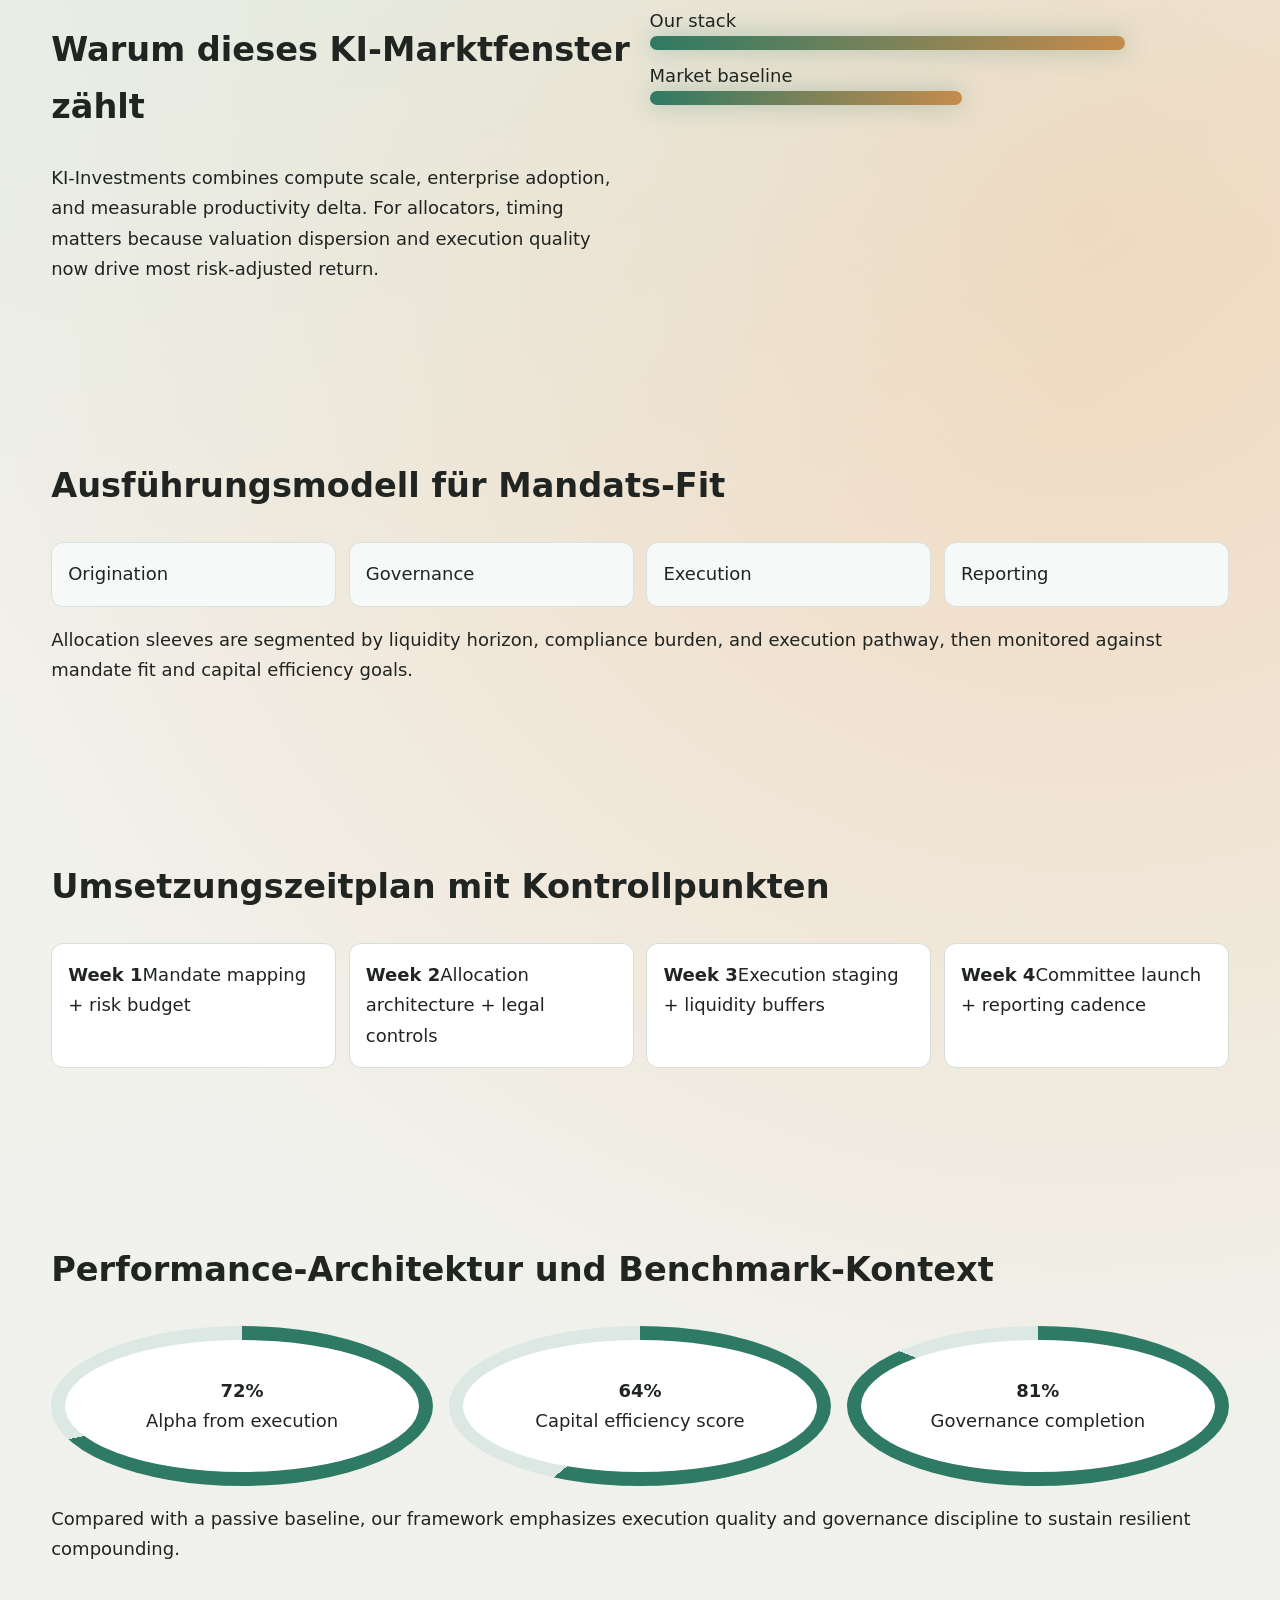
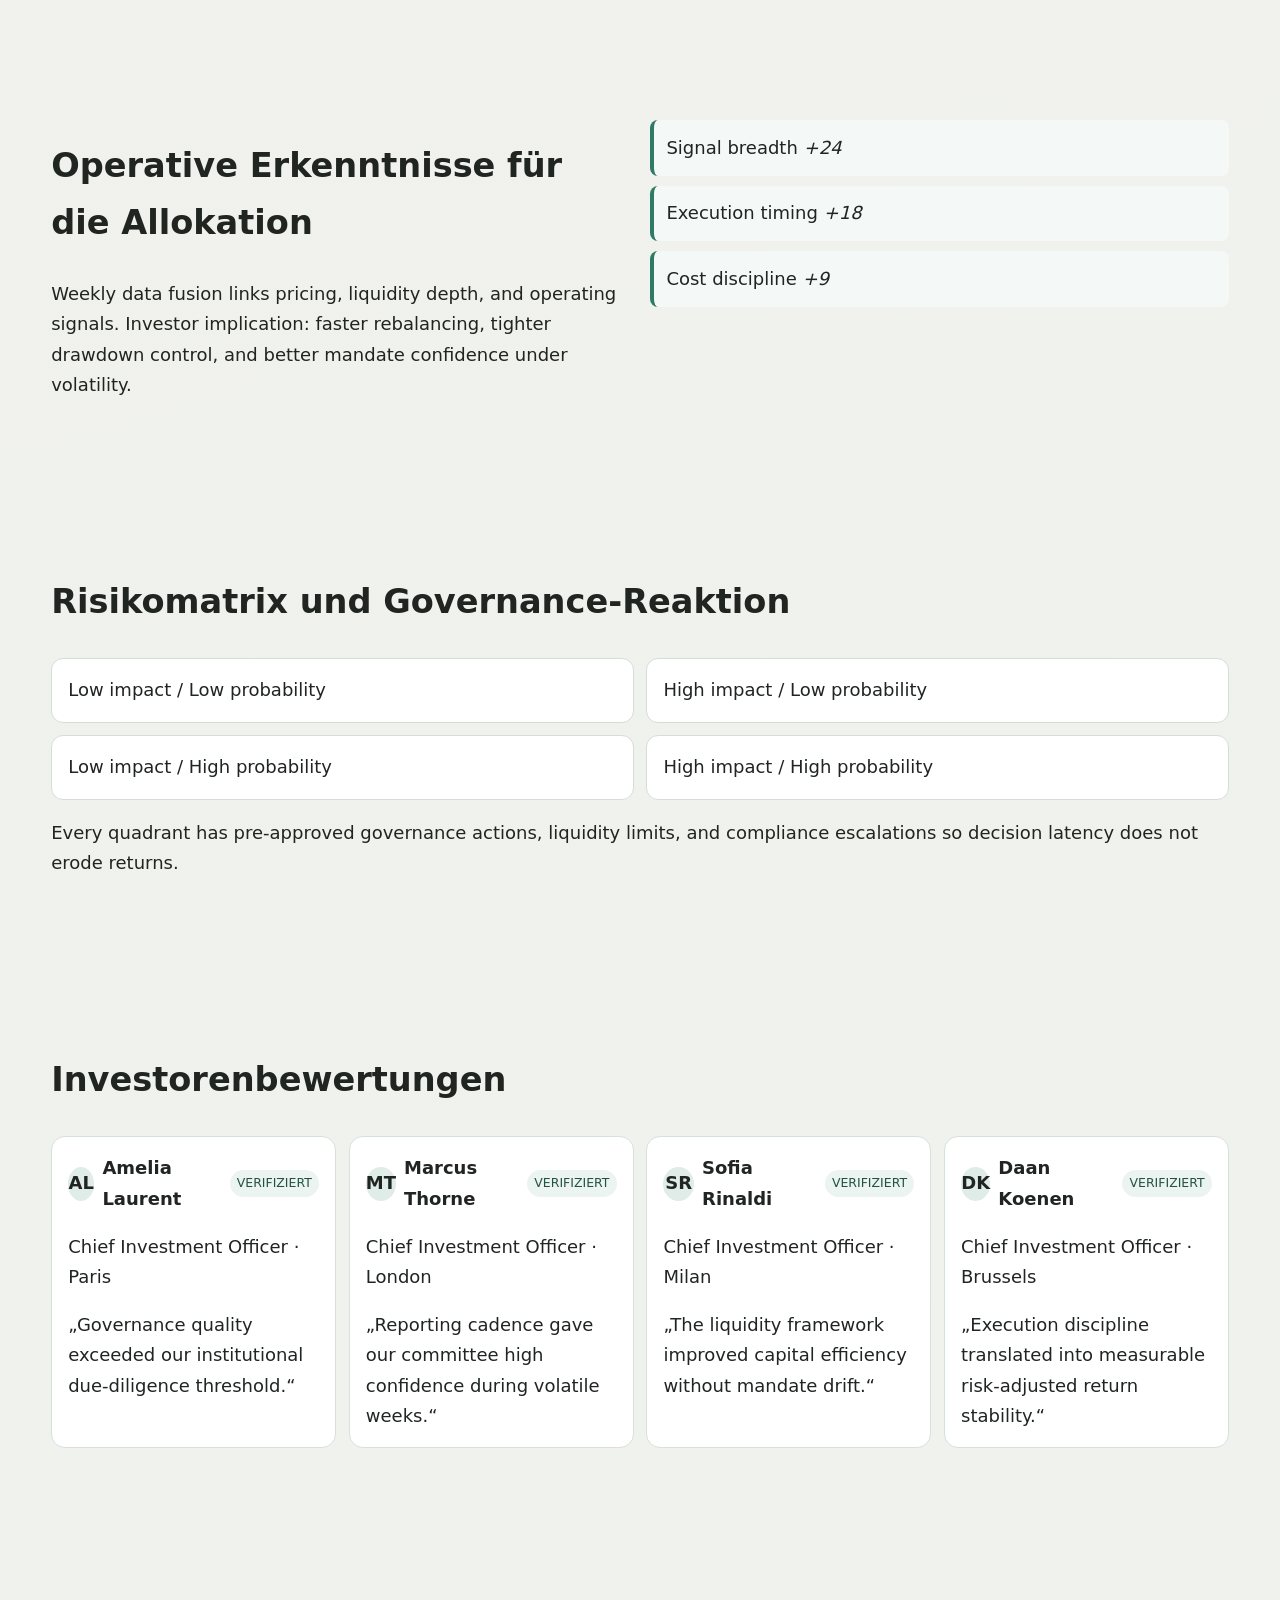
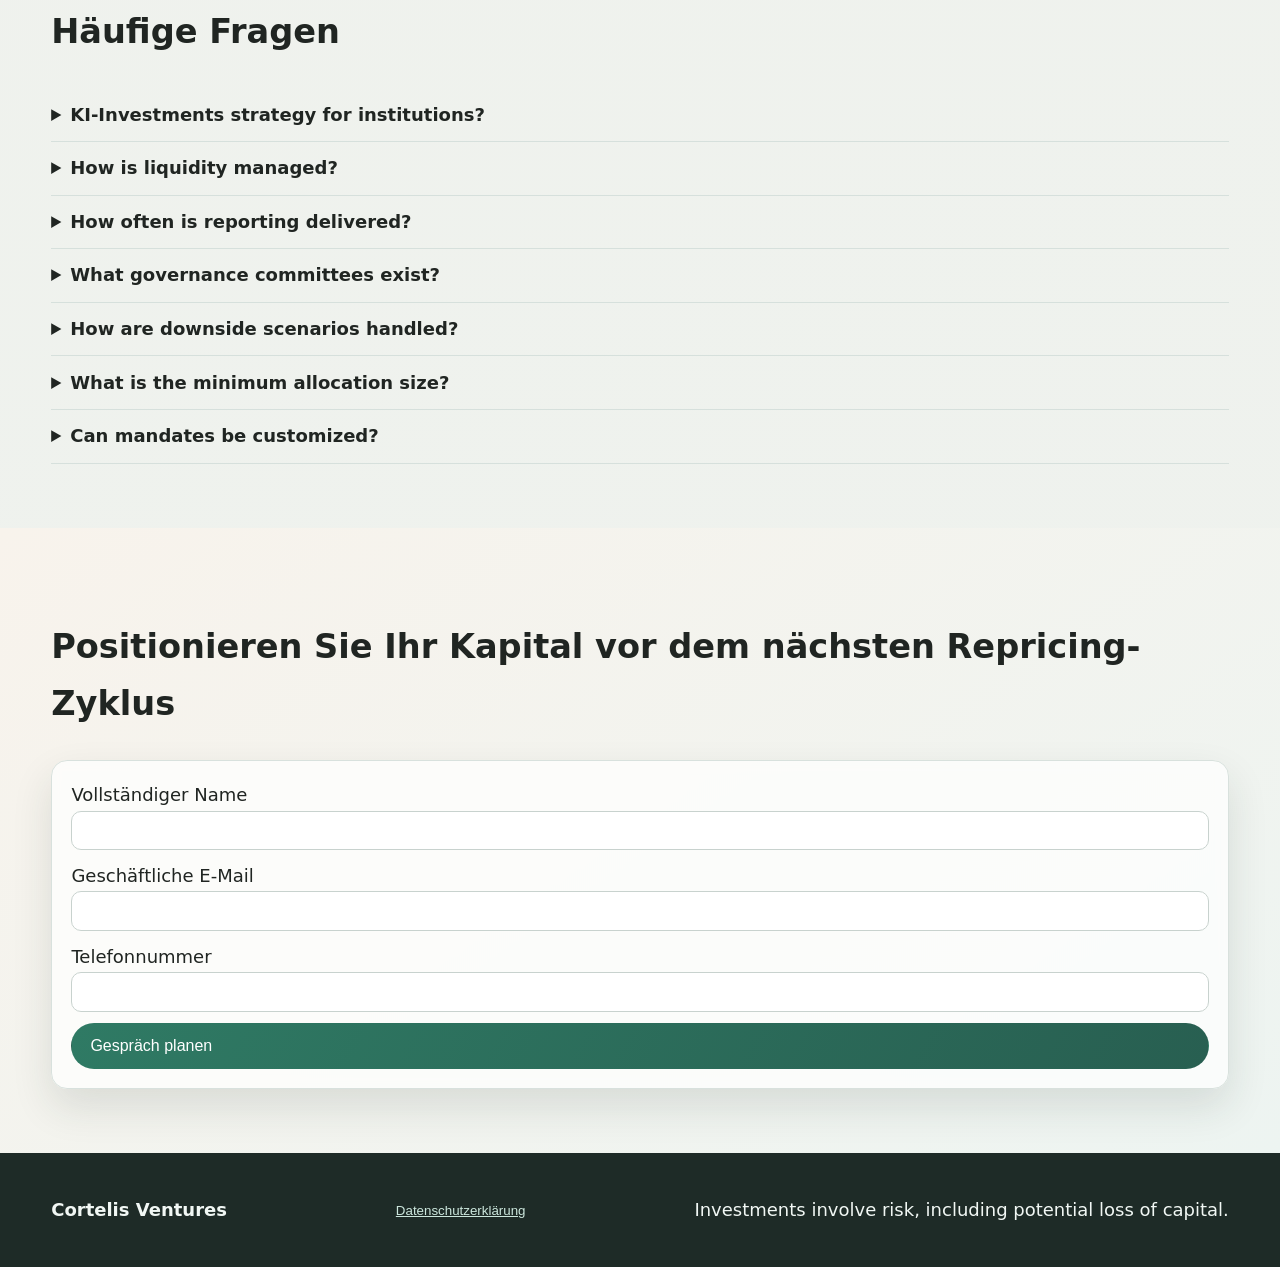
<file: de/index.html>
<!DOCTYPE html>
<html lang="de">
<head>
<meta charset="UTF-8"><meta name="viewport" content="width=device-width, initial-scale=1.0">
<title>Cortelis Ventures | KI-Investments für institutionelle Allokatoren</title>
<meta name="description" content="Cortelis Ventures bietet institutionelle KI-Investmentstrategien mit Governance, Liquiditätskontrolle und transparentem Reporting.">
<link rel="canonical" href="https://cortelisventures.com/de/index.html">
<link rel="alternate" hreflang="en" href="https://cortelisventures.com/index.html">
<link rel="alternate" hreflang="de" href="https://cortelisventures.com/de/index.html">
<link rel="alternate" hreflang="fr" href="https://cortelisventures.com/fr/index.html">
<link rel="alternate" hreflang="es" href="https://cortelisventures.com/es/index.html">
<link rel="alternate" hreflang="it" href="https://cortelisventures.com/it/index.html">
<link rel="alternate" hreflang="tr" href="https://cortelisventures.com/tr/index.html">
<link rel="alternate" hreflang="pt" href="https://cortelisventures.com/pt/index.html">
<link rel="alternate" hreflang="jp" href="https://cortelisventures.com/jp/index.html">
<link rel="alternate" hreflang="sk" href="https://cortelisventures.com/sk/index.html">
<link rel="alternate" hreflang="be" href="https://cortelisventures.com/be/index.html">
<meta property="og:title" content="Cortelis Ventures | KI-Investments für institutionelle Allokatoren"><meta property="og:description" content="Cortelis Ventures bietet institutionelle KI-Investmentstrategien mit Governance, Liquiditätskontrolle und transparentem Reporting."><meta property="og:type" content="website"><meta property="og:url" content="https://cortelisventures.com/de/index.html">
<meta name="twitter:card" content="summary_large_image"><meta name="twitter:title" content="Cortelis Ventures | KI-Investments für institutionelle Allokatoren"><meta name="twitter:description" content="Cortelis Ventures bietet institutionelle KI-Investmentstrategien mit Governance, Liquiditätskontrolle und transparentem Reporting.">
<link rel="stylesheet" href="../assets/style.css">
<script defer src="../assets/app.js"></script>
</head>
<body data-locale="de-DE" data-currency="EUR">
<header class="site-header"><div class="brand">Cortelis Ventures</div><nav class="main-nav"><a href="#s1">Mandat</a><a href="#s2">Modell</a><a href="#s3">Prozess</a><a href="#s4">Risiko</a><a href="#s5">FAQ</a></nav><div class="header-actions"><div class="lang-wrap"><button class="btn btn-ghost lang-trigger" aria-expanded="false">Deutsch</button><div class="lang-menu">
<a href="../index.html">English</a><a href="../de/index.html">Deutsch</a><a href="../fr/index.html">Français</a><a href="../es/index.html">Español</a><a href="../it/index.html">Italiano</a><a href="../tr/index.html">Türkçe</a><a href="../pt/index.html">Português</a><a href="../jp/index.html">日本語</a><a href="../sk/index.html">Slovenčina</a><a href="../be/index.html">Nederlands</a>
</div></div><a class="btn" href="#lead">Institutionelles Briefing anfordern</a><button class="burger" aria-label="Menu">☰</button></div></header>
<div class="mobile-drawer" aria-hidden="true"><button class="drawer-close" aria-label="Close">✕</button><nav><a href="#s1">Mandat</a><a href="#s2">Modell</a><a href="#s3">Prozess</a><a href="#s4">Risiko</a><a href="#s5">FAQ</a></nav><div class="drawer-lang">
<a href="../index.html">English</a><a href="../de/index.html">Deutsch</a><a href="../fr/index.html">Français</a><a href="../es/index.html">Español</a><a href="../it/index.html">Italiano</a><a href="../tr/index.html">Türkçe</a><a href="../pt/index.html">Português</a><a href="../jp/index.html">日本語</a><a href="../sk/index.html">Slovenčina</a><a href="../be/index.html">Nederlands</a>
</div><a class="btn" href="#lead">Institutionelles Briefing anfordern</a></div><div class="overlay"></div>
<main>
<section class="hero" id="lead"><div><p class="eyebrow">Cortelis Ventures · KI-Investments</p><h1>KI-Investments für institutionelles Kapital</h1><p>Cortelis Ventures strukturiert KI-Investments für Investoren, die kontrolliertes Wachstum, liquiditätsbewusste Umsetzung und mandatsgerechtes Reporting verlangen.</p></div>
<form class="lead-form"><label>Vollständiger Name<input required></label><label>Geschäftliche E-Mail<input type="email" required></label><label>Telefonnummer<input required></label><button class="btn" type="submit">Gespräch planen</button></form></section>
<section class="calculator section-light" id="s1"><h2>Rechner für institutionelle Allokation</h2><p>Monatliche Korridorannahmen: 8% niedrig, 11,5% basis, 15% hoch.</p><div class="calc-inputs"><div class="segmented"><button data-amount="10000" class="active">10k</button><button data-amount="50000">50k</button><button data-amount="150000">150k</button></div><div class="slider-wrap"><span>3–24 months</span><input type="range" min="3" max="24" value="12" id="months"><span class="pill"><b id="monthsValue">12</b> months</span></div></div><div class="calc-results"><article><h3>Low</h3><p id="lowVal"></p><small>illustrative corridor</small></article><article><h3>Base</h3><p id="baseVal"></p><small>illustrative corridor</small></article><article><h3>High</h3><p id="highVal"></p><small>illustrative corridor</small></article></div><p class="tiny">Annualisierte Referenzspanne: 80%–200%.</p><p class="tiny">Nur illustrativer Korridor. Keine Garantie für zukünftige Ergebnisse. Governance- und Liquiditätsgrenzen gelten.</p></section>
<section class="kpi section-dark" id="s2"><h2>Kapital-Intelligenz Snapshot</h2><div class="kpi-strip"><div><strong>92%</strong><span>Mandate retention</span></div><div><strong>14.8%</strong><span>Illustrative monthly capture</span></div><div><strong>48h</strong><span>Risk committee response</span></div><div><strong>7</strong><span>Liquidity checkpoints</span></div></div></section>
<section class="split" id="s3"><div><h2>Warum dieses KI-Marktfenster zählt</h2><p>KI-Investments combines compute scale, enterprise adoption, and measurable productivity delta. For allocators, timing matters because valuation dispersion and execution quality now drive most risk-adjusted return.</p></div><div class="visual bars"><div><span>Our stack</span><i style="--w:82%"></i></div><div><span>Market baseline</span><i style="--w:54%"></i></div></div></section>
<section class="model grid" id="s4"><h2>Ausführungsmodell für Mandats-Fit</h2><div class="flow"><div>Origination</div><div>Governance</div><div>Execution</div><div>Reporting</div></div><p>Allocation sleeves are segmented by liquidity horizon, compliance burden, and execution pathway, then monitored against mandate fit and capital efficiency goals.</p></section>
<section class="timeline" id="s5"><h2>Umsetzungszeitplan mit Kontrollpunkten</h2><ol><li><b>Week 1</b><span>Mandate mapping + risk budget</span></li><li><b>Week 2</b><span>Allocation architecture + legal controls</span></li><li><b>Week 3</b><span>Execution staging + liquidity buffers</span></li><li><b>Week 4</b><span>Committee launch + reporting cadence</span></li></ol></section>
<section class="metrics section-light" id="s6"><h2>Performance-Architektur und Benchmark-Kontext</h2><div class="radials"><div class="ring" style="--p:72"><b>72%</b><span>Alpha from execution</span></div><div class="ring" style="--p:64"><b>64%</b><span>Capital efficiency score</span></div><div class="ring" style="--p:81"><b>81%</b><span>Governance completion</span></div></div><p>Compared with a passive baseline, our framework emphasizes execution quality and governance discipline to sustain resilient compounding.</p></section>
<section class="insights split reverse" id="s7"><div><h2>Operative Erkenntnisse für die Allokation</h2><p>Weekly data fusion links pricing, liquidity depth, and operating signals. Investor implication: faster rebalancing, tighter drawdown control, and better mandate confidence under volatility.</p></div><div class="waterfall"><div>Signal breadth <em>+24</em></div><div>Execution timing <em>+18</em></div><div>Cost discipline <em>+9</em></div></div></section>
<section class="risk" id="s8"><h2>Risikomatrix und Governance-Reaktion</h2><div class="matrix"><div>Low impact / Low probability</div><div>High impact / Low probability</div><div>Low impact / High probability</div><div>High impact / High probability</div></div><p>Every quadrant has pre-approved governance actions, liquidity limits, and compliance escalations so decision latency does not erode returns.</p></section>
<section class="reviews section-light" id="s9"><h2>Investorenbewertungen</h2><div class="review-grid"><article><div class="top"><span class="avatar">AL</span><strong>Amelia Laurent</strong><span class="verified">VERIFIZIERT</span></div><p class="meta">Chief Investment Officer · Paris</p><q>Governance quality exceeded our institutional due-diligence threshold.</q></article><article><div class="top"><span class="avatar">MT</span><strong>Marcus Thorne</strong><span class="verified">VERIFIZIERT</span></div><p class="meta">Chief Investment Officer · London</p><q>Reporting cadence gave our committee high confidence during volatile weeks.</q></article><article><div class="top"><span class="avatar">SR</span><strong>Sofia Rinaldi</strong><span class="verified">VERIFIZIERT</span></div><p class="meta">Chief Investment Officer · Milan</p><q>The liquidity framework improved capital efficiency without mandate drift.</q></article><article><div class="top"><span class="avatar">DK</span><strong>Daan Koenen</strong><span class="verified">VERIFIZIERT</span></div><p class="meta">Chief Investment Officer · Brussels</p><q>Execution discipline translated into measurable risk-adjusted return stability.</q></article></div></section>
<section class="faq" id="s10"><h2>Häufige Fragen</h2><div class="faq-list"><details><summary>KI-Investments strategy for institutions?</summary><p>Our team aligns governance, liquidity, compliance, and execution so each allocation decision remains measurable and committee-ready.</p></details><details><summary>How is liquidity managed?</summary><p>Our team aligns governance, liquidity, compliance, and execution so each allocation decision remains measurable and committee-ready.</p></details><details><summary>How often is reporting delivered?</summary><p>Our team aligns governance, liquidity, compliance, and execution so each allocation decision remains measurable and committee-ready.</p></details><details><summary>What governance committees exist?</summary><p>Our team aligns governance, liquidity, compliance, and execution so each allocation decision remains measurable and committee-ready.</p></details><details><summary>How are downside scenarios handled?</summary><p>Our team aligns governance, liquidity, compliance, and execution so each allocation decision remains measurable and committee-ready.</p></details><details><summary>What is the minimum allocation size?</summary><p>Our team aligns governance, liquidity, compliance, and execution so each allocation decision remains measurable and committee-ready.</p></details><details><summary>Can mandates be customized?</summary><p>Our team aligns governance, liquidity, compliance, and execution so each allocation decision remains measurable and committee-ready.</p></details></div></section>
<section class="final-cta"><h2>Positionieren Sie Ihr Kapital vor dem nächsten Repricing-Zyklus</h2><form class="lead-form"><label>Vollständiger Name<input required></label><label>Geschäftliche E-Mail<input type="email" required></label><label>Telefonnummer<input required></label><button class="btn" type="submit">Gespräch planen</button></form></section>
</main>
<footer><strong>Cortelis Ventures</strong> <button class="privacy-link">Datenschutzerklärung</button><p>Investments involve risk, including potential loss of capital.</p></footer>
<div class="modal" aria-hidden="true"><div class="modal-card"><button class="modal-x" aria-label="Close">✕</button><h2>Datenschutzerklärung</h2><div class="modal-content"><h3>Introduction</h3><p>We process investor data for onboarding and mandate operations.</p><h3>Data collection</h3><p>Name, professional contact details and communication logs.</p><h3>Legal basis</h3><p>Contract, legitimate interest, and compliance obligations.</p><h3>Cookies</h3><p>Analytics and functional cookies with consent controls.</p><h3>Retention</h3><p>Data is retained per legal and regulatory schedules.</p><h3>Third-party sharing</h3><p>Custodians, auditors, and regulated service providers only.</p><h3>Security</h3><p>Encryption, access controls, and continuous monitoring.</p><h3>User rights</h3><p>Access, correction, deletion, and objection rights available.</p><h3>International transfers</h3><p>Transfers use safeguards and contractual protections.</p><h3>Industry risk disclosure</h3><p>AI investments are volatile; outcomes are not guaranteed.</p><h3>Contact</h3><p>compliance@cortelisventures.com</p></div><div class="modal-footer"><button class="btn btn-ghost modal-close">Close</button></div></div></div>
<script type="application/ld+json">{"@context": "https://schema.org", "@graph": [{"@type": "Organization", "name": "Cortelis Ventures", "url": "https://cortelisventures.com"}, {"@type": "WebSite", "name": "Cortelis Ventures", "url": "https://cortelisventures.com"}, {"@type": "FAQPage", "mainEntity": [{"@type": "Question", "name": "KI-Investments strategy for institutions?", "acceptedAnswer": {"@type": "Answer", "text": "Governed institutional framework"}}]}, {"@type": "Review", "reviewBody": "High-quality governance and reporting.", "author": {"@type": "Person", "name": "Amelia Laurent"}}]}</script>
</body></html>
</file>
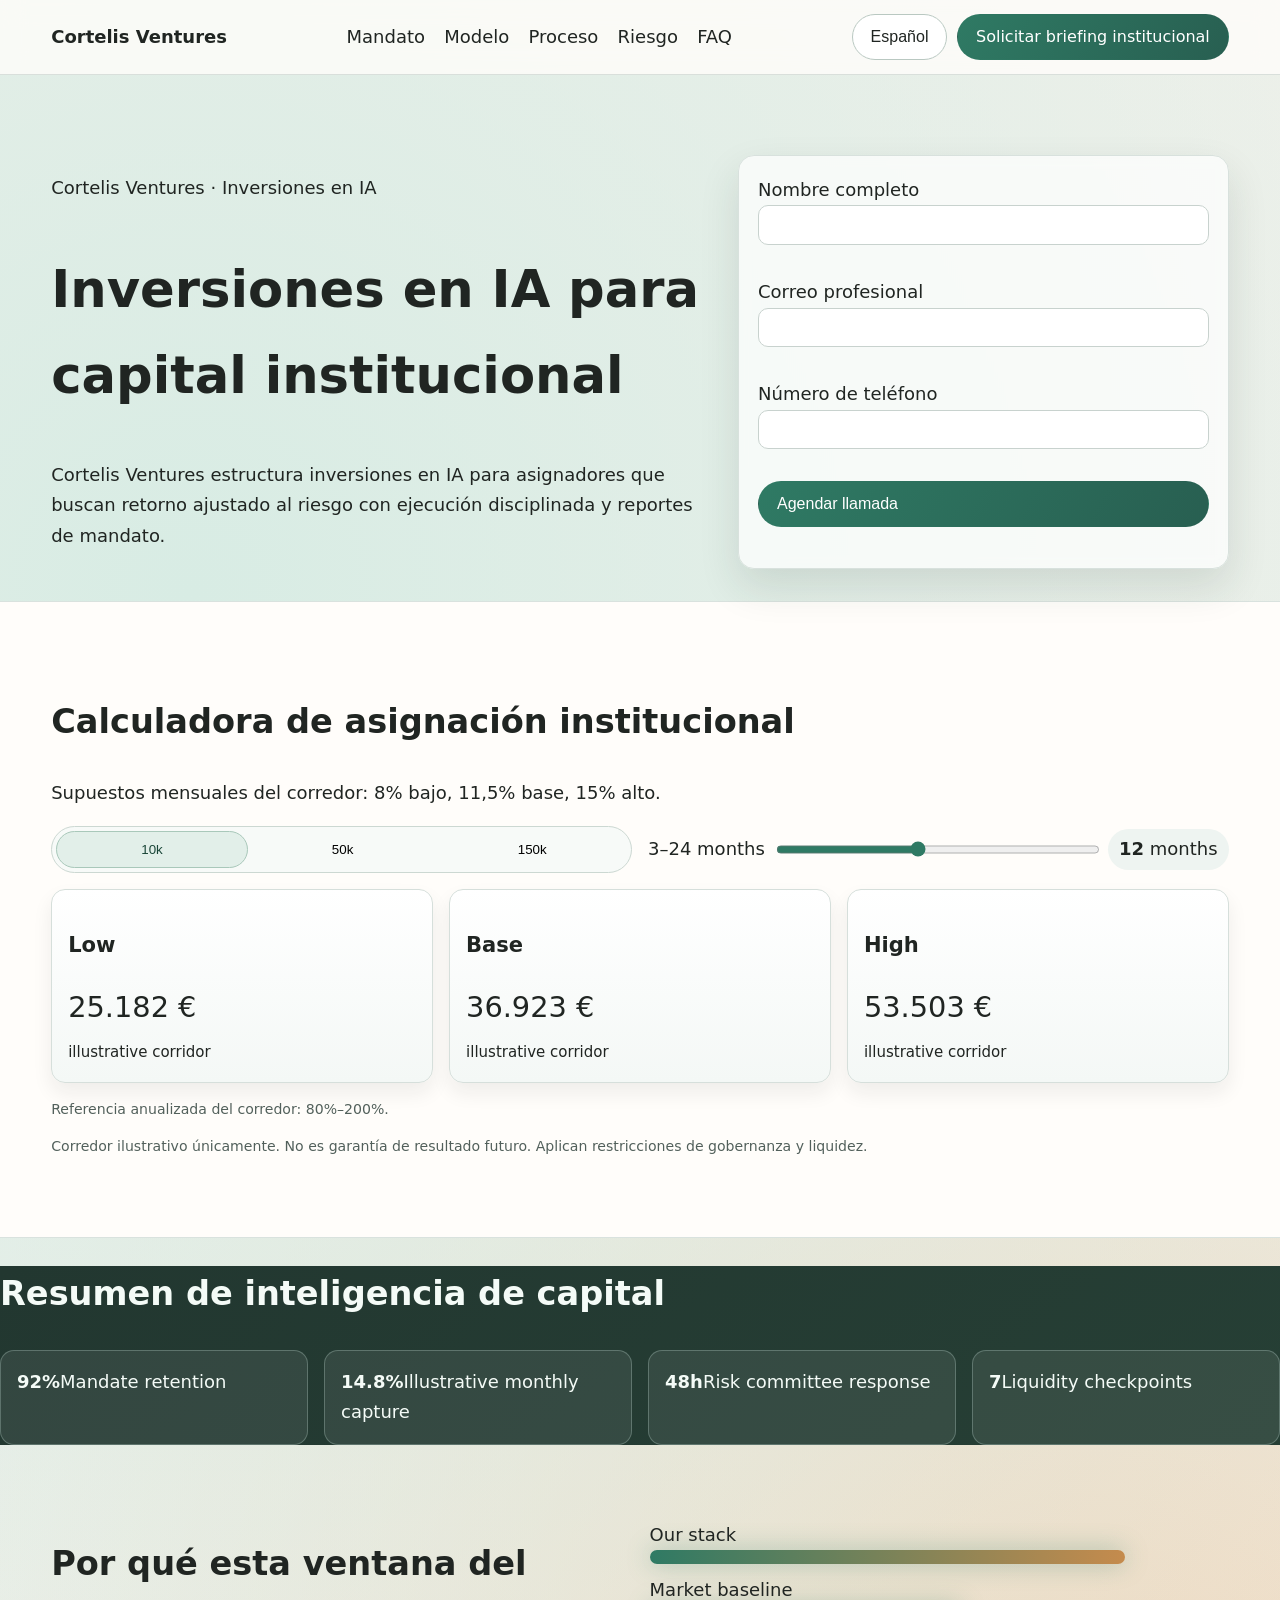
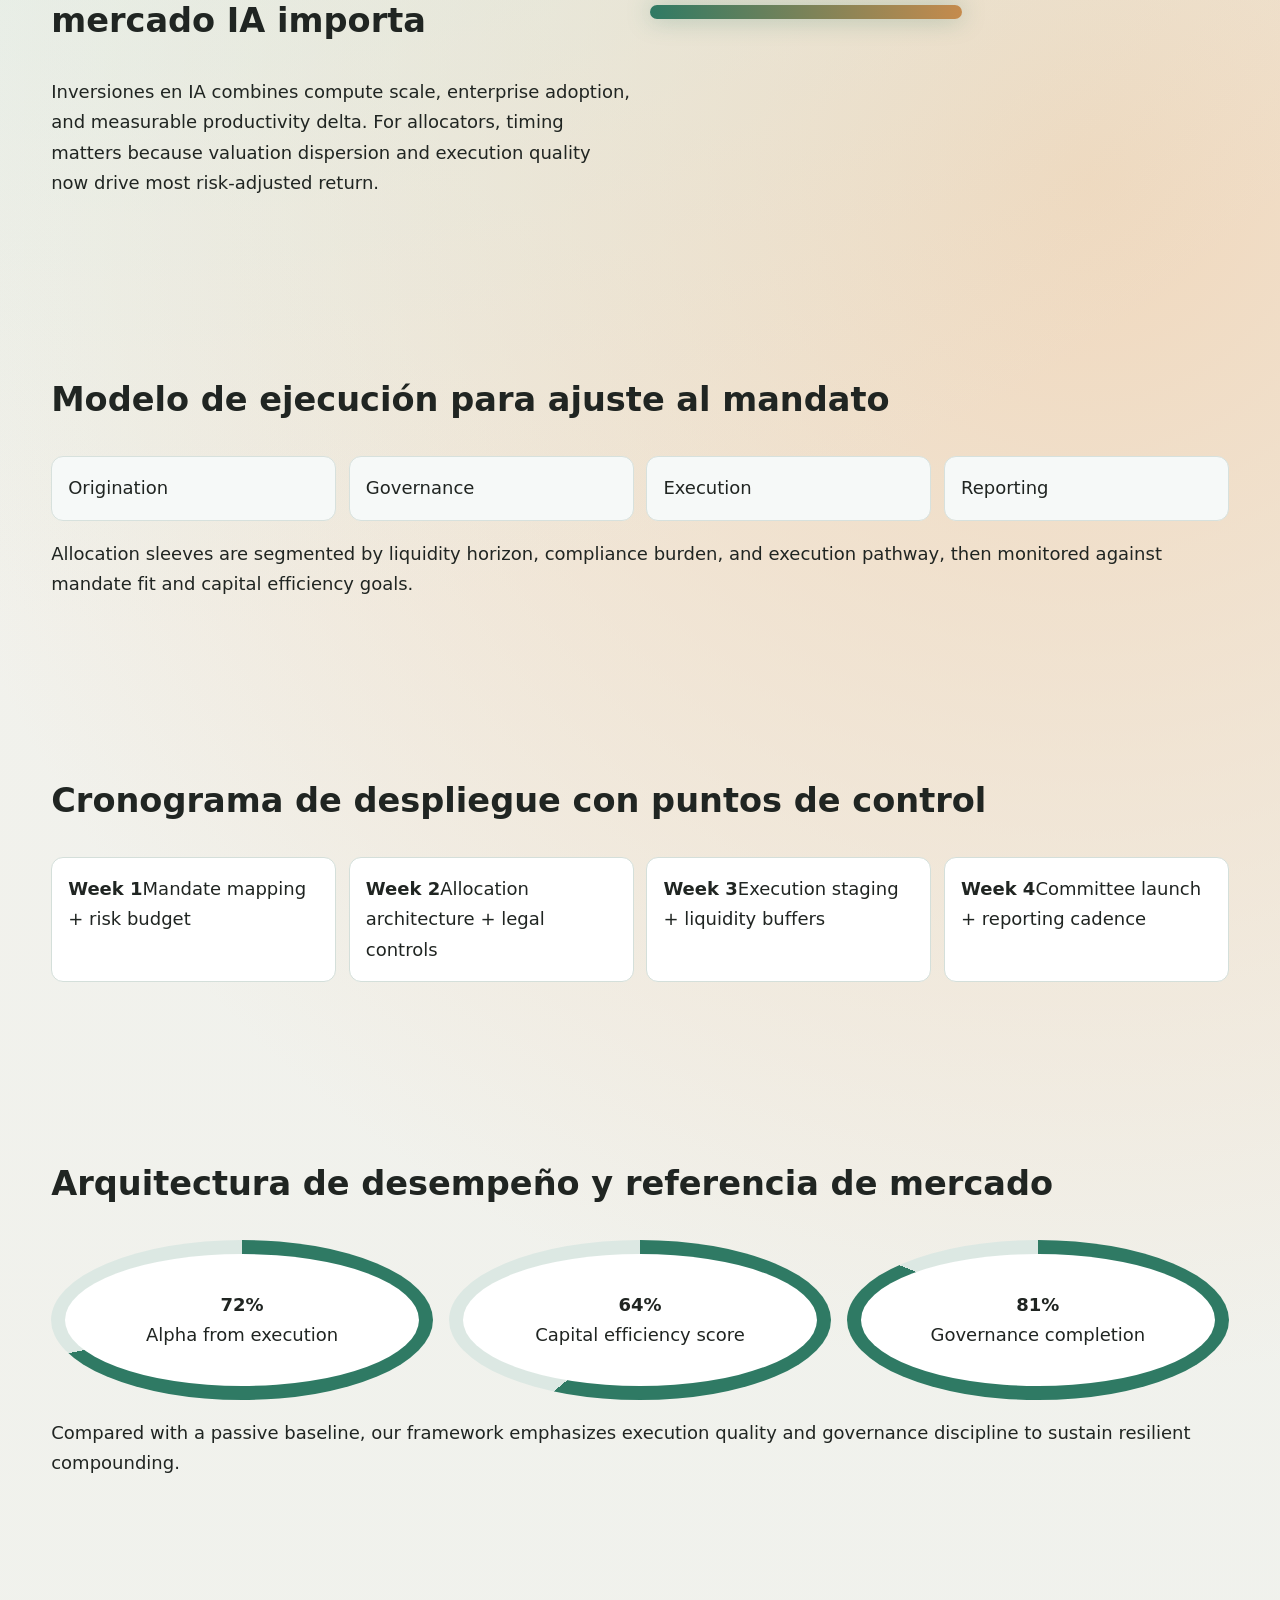
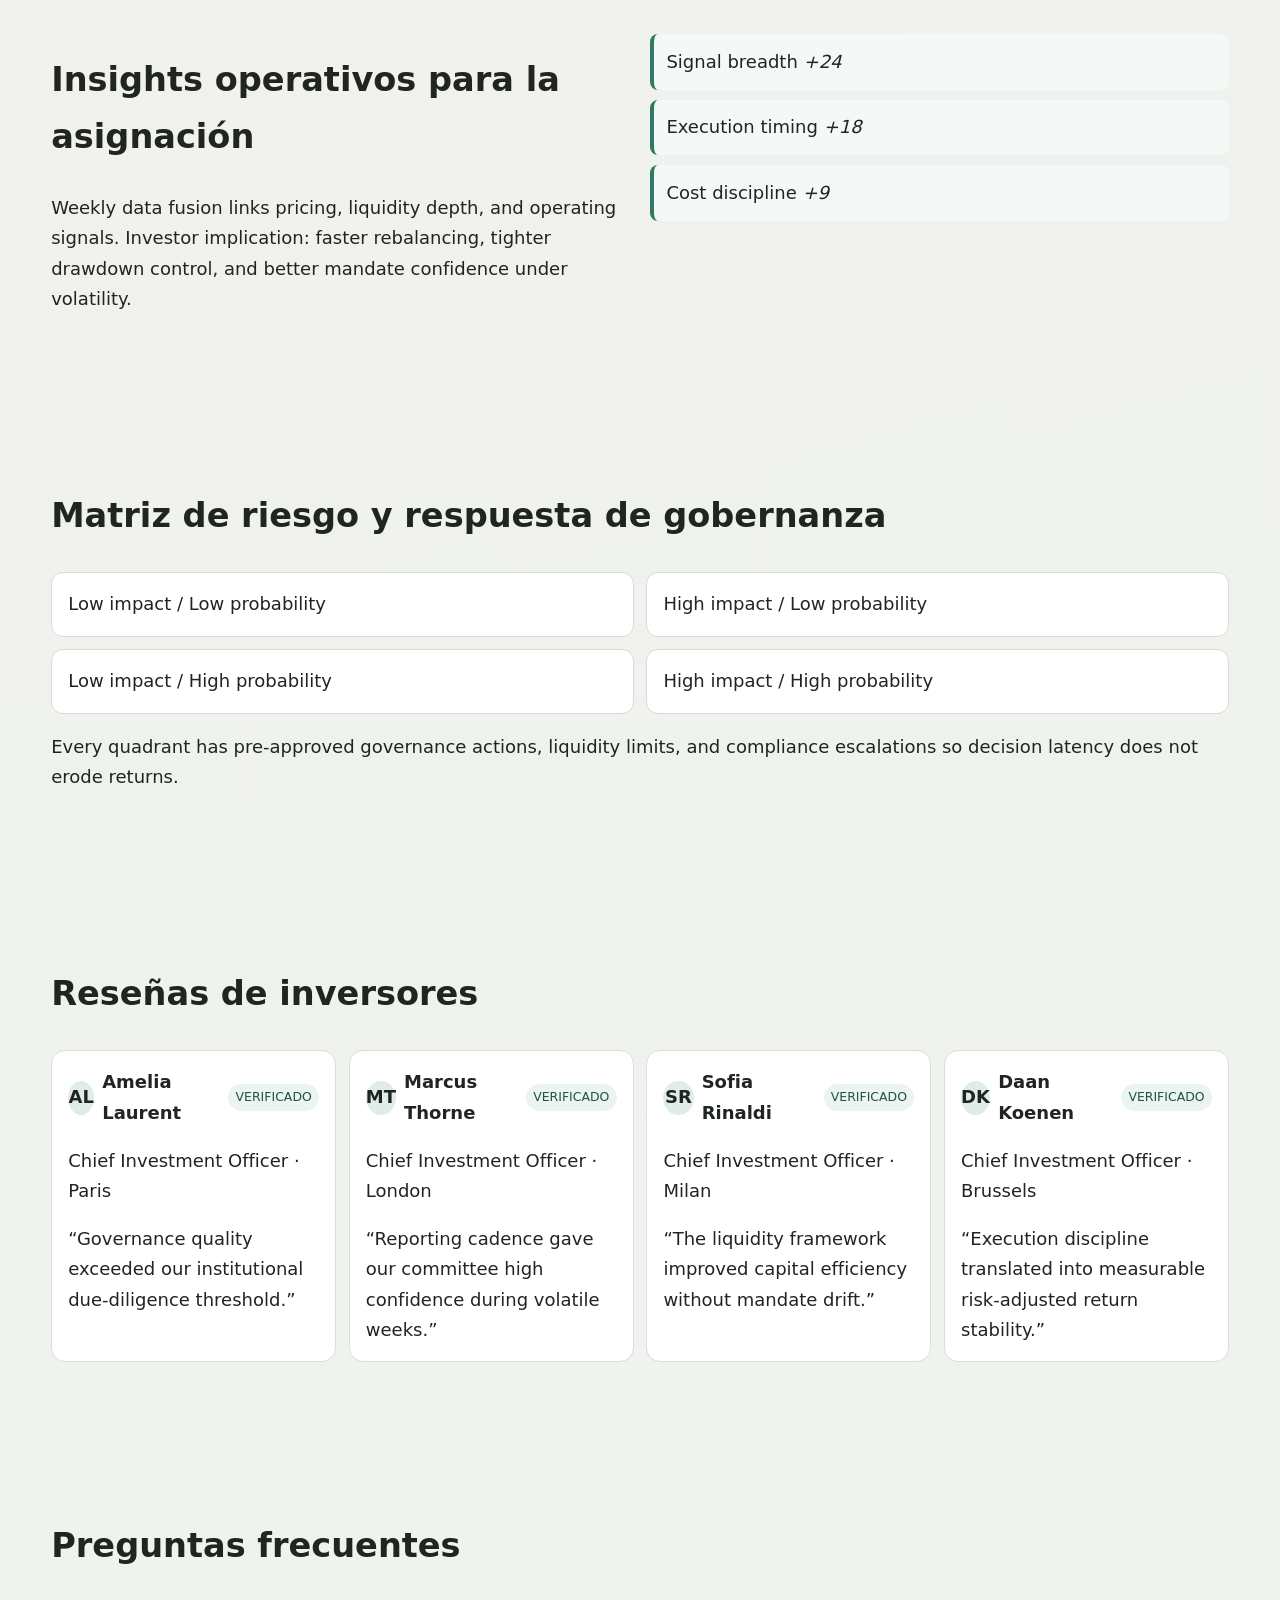
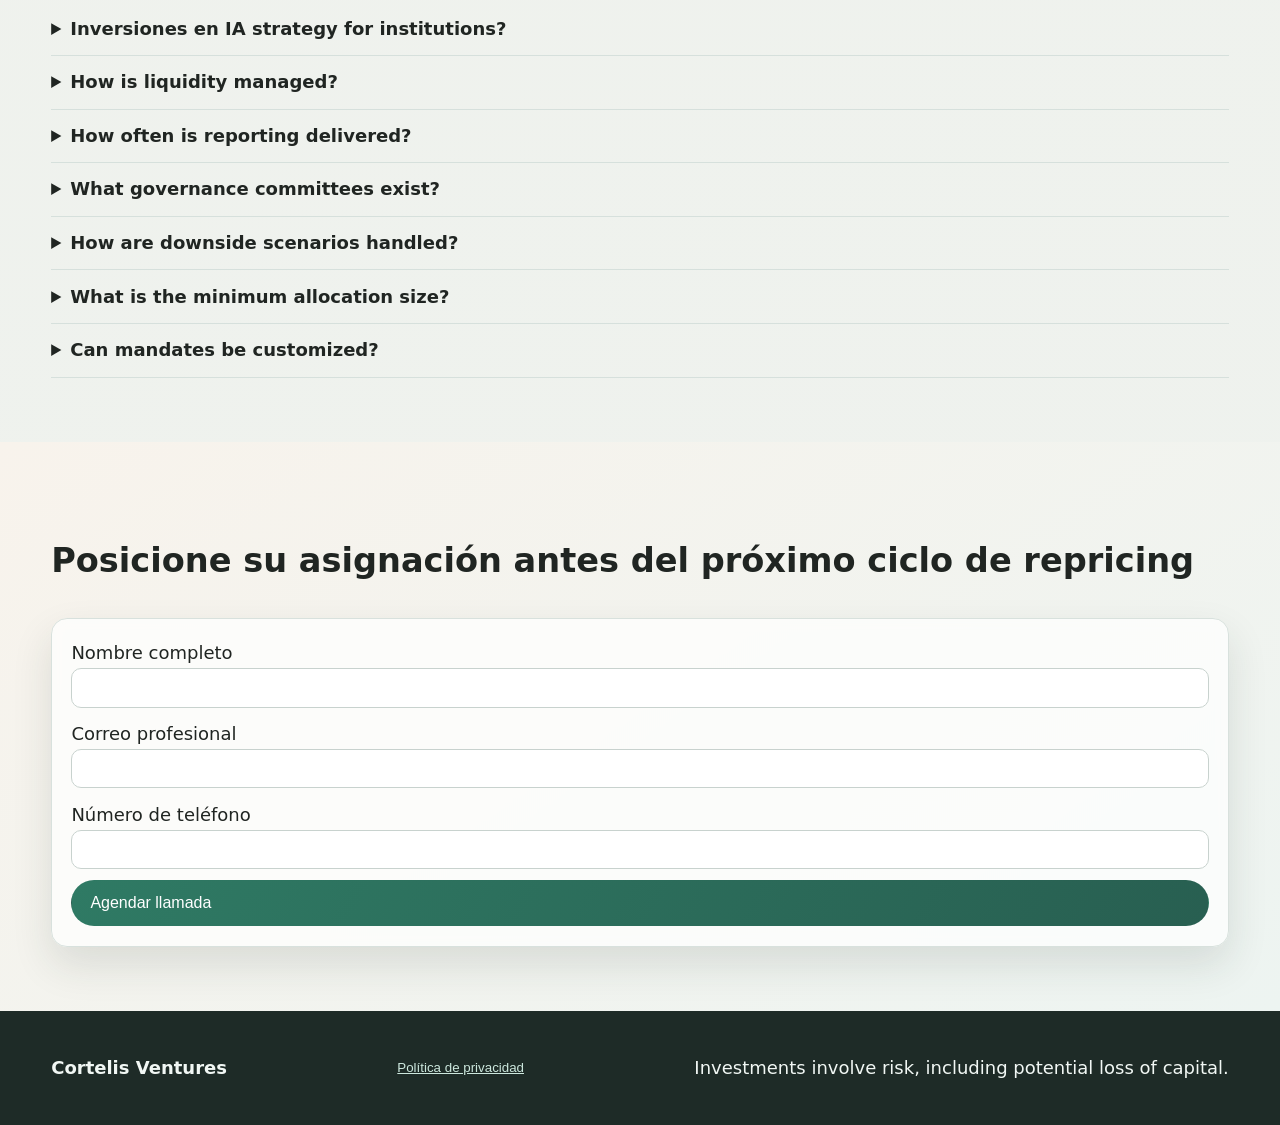
<file: es/index.html>
<!DOCTYPE html>
<html lang="es">
<head>
<meta charset="UTF-8"><meta name="viewport" content="width=device-width, initial-scale=1.0">
<title>Cortelis Ventures | Inversiones en IA para asignadores institucionales</title>
<meta name="description" content="Cortelis Ventures ofrece estrategias de inversión en IA con gobernanza institucional, control de liquidez y reportes transparentes.">
<link rel="canonical" href="https://cortelisventures.com/es/index.html">
<link rel="alternate" hreflang="en" href="https://cortelisventures.com/index.html">
<link rel="alternate" hreflang="de" href="https://cortelisventures.com/de/index.html">
<link rel="alternate" hreflang="fr" href="https://cortelisventures.com/fr/index.html">
<link rel="alternate" hreflang="es" href="https://cortelisventures.com/es/index.html">
<link rel="alternate" hreflang="it" href="https://cortelisventures.com/it/index.html">
<link rel="alternate" hreflang="tr" href="https://cortelisventures.com/tr/index.html">
<link rel="alternate" hreflang="pt" href="https://cortelisventures.com/pt/index.html">
<link rel="alternate" hreflang="jp" href="https://cortelisventures.com/jp/index.html">
<link rel="alternate" hreflang="sk" href="https://cortelisventures.com/sk/index.html">
<link rel="alternate" hreflang="be" href="https://cortelisventures.com/be/index.html">
<meta property="og:title" content="Cortelis Ventures | Inversiones en IA para asignadores institucionales"><meta property="og:description" content="Cortelis Ventures ofrece estrategias de inversión en IA con gobernanza institucional, control de liquidez y reportes transparentes."><meta property="og:type" content="website"><meta property="og:url" content="https://cortelisventures.com/es/index.html">
<meta name="twitter:card" content="summary_large_image"><meta name="twitter:title" content="Cortelis Ventures | Inversiones en IA para asignadores institucionales"><meta name="twitter:description" content="Cortelis Ventures ofrece estrategias de inversión en IA con gobernanza institucional, control de liquidez y reportes transparentes.">
<link rel="stylesheet" href="../assets/style.css">
<script defer src="../assets/app.js"></script>
</head>
<body data-locale="es-ES" data-currency="EUR">
<header class="site-header"><div class="brand">Cortelis Ventures</div><nav class="main-nav"><a href="#s1">Mandato</a><a href="#s2">Modelo</a><a href="#s3">Proceso</a><a href="#s4">Riesgo</a><a href="#s5">FAQ</a></nav><div class="header-actions"><div class="lang-wrap"><button class="btn btn-ghost lang-trigger" aria-expanded="false">Español</button><div class="lang-menu">
<a href="../index.html">English</a><a href="../de/index.html">Deutsch</a><a href="../fr/index.html">Français</a><a href="../es/index.html">Español</a><a href="../it/index.html">Italiano</a><a href="../tr/index.html">Türkçe</a><a href="../pt/index.html">Português</a><a href="../jp/index.html">日本語</a><a href="../sk/index.html">Slovenčina</a><a href="../be/index.html">Nederlands</a>
</div></div><a class="btn" href="#lead">Solicitar briefing institucional</a><button class="burger" aria-label="Menu">☰</button></div></header>
<div class="mobile-drawer" aria-hidden="true"><button class="drawer-close" aria-label="Close">✕</button><nav><a href="#s1">Mandato</a><a href="#s2">Modelo</a><a href="#s3">Proceso</a><a href="#s4">Riesgo</a><a href="#s5">FAQ</a></nav><div class="drawer-lang">
<a href="../index.html">English</a><a href="../de/index.html">Deutsch</a><a href="../fr/index.html">Français</a><a href="../es/index.html">Español</a><a href="../it/index.html">Italiano</a><a href="../tr/index.html">Türkçe</a><a href="../pt/index.html">Português</a><a href="../jp/index.html">日本語</a><a href="../sk/index.html">Slovenčina</a><a href="../be/index.html">Nederlands</a>
</div><a class="btn" href="#lead">Solicitar briefing institucional</a></div><div class="overlay"></div>
<main>
<section class="hero" id="lead"><div><p class="eyebrow">Cortelis Ventures · Inversiones en IA</p><h1>Inversiones en IA para capital institucional</h1><p>Cortelis Ventures estructura inversiones en IA para asignadores que buscan retorno ajustado al riesgo con ejecución disciplinada y reportes de mandato.</p></div>
<form class="lead-form"><label>Nombre completo<input required></label><label>Correo profesional<input type="email" required></label><label>Número de teléfono<input required></label><button class="btn" type="submit">Agendar llamada</button></form></section>
<section class="calculator section-light" id="s1"><h2>Calculadora de asignación institucional</h2><p>Supuestos mensuales del corredor: 8% bajo, 11,5% base, 15% alto.</p><div class="calc-inputs"><div class="segmented"><button data-amount="10000" class="active">10k</button><button data-amount="50000">50k</button><button data-amount="150000">150k</button></div><div class="slider-wrap"><span>3–24 months</span><input type="range" min="3" max="24" value="12" id="months"><span class="pill"><b id="monthsValue">12</b> months</span></div></div><div class="calc-results"><article><h3>Low</h3><p id="lowVal"></p><small>illustrative corridor</small></article><article><h3>Base</h3><p id="baseVal"></p><small>illustrative corridor</small></article><article><h3>High</h3><p id="highVal"></p><small>illustrative corridor</small></article></div><p class="tiny">Referencia anualizada del corredor: 80%–200%.</p><p class="tiny">Corredor ilustrativo únicamente. No es garantía de resultado futuro. Aplican restricciones de gobernanza y liquidez.</p></section>
<section class="kpi section-dark" id="s2"><h2>Resumen de inteligencia de capital</h2><div class="kpi-strip"><div><strong>92%</strong><span>Mandate retention</span></div><div><strong>14.8%</strong><span>Illustrative monthly capture</span></div><div><strong>48h</strong><span>Risk committee response</span></div><div><strong>7</strong><span>Liquidity checkpoints</span></div></div></section>
<section class="split" id="s3"><div><h2>Por qué esta ventana del mercado IA importa</h2><p>Inversiones en IA combines compute scale, enterprise adoption, and measurable productivity delta. For allocators, timing matters because valuation dispersion and execution quality now drive most risk-adjusted return.</p></div><div class="visual bars"><div><span>Our stack</span><i style="--w:82%"></i></div><div><span>Market baseline</span><i style="--w:54%"></i></div></div></section>
<section class="model grid" id="s4"><h2>Modelo de ejecución para ajuste al mandato</h2><div class="flow"><div>Origination</div><div>Governance</div><div>Execution</div><div>Reporting</div></div><p>Allocation sleeves are segmented by liquidity horizon, compliance burden, and execution pathway, then monitored against mandate fit and capital efficiency goals.</p></section>
<section class="timeline" id="s5"><h2>Cronograma de despliegue con puntos de control</h2><ol><li><b>Week 1</b><span>Mandate mapping + risk budget</span></li><li><b>Week 2</b><span>Allocation architecture + legal controls</span></li><li><b>Week 3</b><span>Execution staging + liquidity buffers</span></li><li><b>Week 4</b><span>Committee launch + reporting cadence</span></li></ol></section>
<section class="metrics section-light" id="s6"><h2>Arquitectura de desempeño y referencia de mercado</h2><div class="radials"><div class="ring" style="--p:72"><b>72%</b><span>Alpha from execution</span></div><div class="ring" style="--p:64"><b>64%</b><span>Capital efficiency score</span></div><div class="ring" style="--p:81"><b>81%</b><span>Governance completion</span></div></div><p>Compared with a passive baseline, our framework emphasizes execution quality and governance discipline to sustain resilient compounding.</p></section>
<section class="insights split reverse" id="s7"><div><h2>Insights operativos para la asignación</h2><p>Weekly data fusion links pricing, liquidity depth, and operating signals. Investor implication: faster rebalancing, tighter drawdown control, and better mandate confidence under volatility.</p></div><div class="waterfall"><div>Signal breadth <em>+24</em></div><div>Execution timing <em>+18</em></div><div>Cost discipline <em>+9</em></div></div></section>
<section class="risk" id="s8"><h2>Matriz de riesgo y respuesta de gobernanza</h2><div class="matrix"><div>Low impact / Low probability</div><div>High impact / Low probability</div><div>Low impact / High probability</div><div>High impact / High probability</div></div><p>Every quadrant has pre-approved governance actions, liquidity limits, and compliance escalations so decision latency does not erode returns.</p></section>
<section class="reviews section-light" id="s9"><h2>Reseñas de inversores</h2><div class="review-grid"><article><div class="top"><span class="avatar">AL</span><strong>Amelia Laurent</strong><span class="verified">VERIFICADO</span></div><p class="meta">Chief Investment Officer · Paris</p><q>Governance quality exceeded our institutional due-diligence threshold.</q></article><article><div class="top"><span class="avatar">MT</span><strong>Marcus Thorne</strong><span class="verified">VERIFICADO</span></div><p class="meta">Chief Investment Officer · London</p><q>Reporting cadence gave our committee high confidence during volatile weeks.</q></article><article><div class="top"><span class="avatar">SR</span><strong>Sofia Rinaldi</strong><span class="verified">VERIFICADO</span></div><p class="meta">Chief Investment Officer · Milan</p><q>The liquidity framework improved capital efficiency without mandate drift.</q></article><article><div class="top"><span class="avatar">DK</span><strong>Daan Koenen</strong><span class="verified">VERIFICADO</span></div><p class="meta">Chief Investment Officer · Brussels</p><q>Execution discipline translated into measurable risk-adjusted return stability.</q></article></div></section>
<section class="faq" id="s10"><h2>Preguntas frecuentes</h2><div class="faq-list"><details><summary>Inversiones en IA strategy for institutions?</summary><p>Our team aligns governance, liquidity, compliance, and execution so each allocation decision remains measurable and committee-ready.</p></details><details><summary>How is liquidity managed?</summary><p>Our team aligns governance, liquidity, compliance, and execution so each allocation decision remains measurable and committee-ready.</p></details><details><summary>How often is reporting delivered?</summary><p>Our team aligns governance, liquidity, compliance, and execution so each allocation decision remains measurable and committee-ready.</p></details><details><summary>What governance committees exist?</summary><p>Our team aligns governance, liquidity, compliance, and execution so each allocation decision remains measurable and committee-ready.</p></details><details><summary>How are downside scenarios handled?</summary><p>Our team aligns governance, liquidity, compliance, and execution so each allocation decision remains measurable and committee-ready.</p></details><details><summary>What is the minimum allocation size?</summary><p>Our team aligns governance, liquidity, compliance, and execution so each allocation decision remains measurable and committee-ready.</p></details><details><summary>Can mandates be customized?</summary><p>Our team aligns governance, liquidity, compliance, and execution so each allocation decision remains measurable and committee-ready.</p></details></div></section>
<section class="final-cta"><h2>Posicione su asignación antes del próximo ciclo de repricing</h2><form class="lead-form"><label>Nombre completo<input required></label><label>Correo profesional<input type="email" required></label><label>Número de teléfono<input required></label><button class="btn" type="submit">Agendar llamada</button></form></section>
</main>
<footer><strong>Cortelis Ventures</strong> <button class="privacy-link">Política de privacidad</button><p>Investments involve risk, including potential loss of capital.</p></footer>
<div class="modal" aria-hidden="true"><div class="modal-card"><button class="modal-x" aria-label="Close">✕</button><h2>Política de privacidad</h2><div class="modal-content"><h3>Introduction</h3><p>We process investor data for onboarding and mandate operations.</p><h3>Data collection</h3><p>Name, professional contact details and communication logs.</p><h3>Legal basis</h3><p>Contract, legitimate interest, and compliance obligations.</p><h3>Cookies</h3><p>Analytics and functional cookies with consent controls.</p><h3>Retention</h3><p>Data is retained per legal and regulatory schedules.</p><h3>Third-party sharing</h3><p>Custodians, auditors, and regulated service providers only.</p><h3>Security</h3><p>Encryption, access controls, and continuous monitoring.</p><h3>User rights</h3><p>Access, correction, deletion, and objection rights available.</p><h3>International transfers</h3><p>Transfers use safeguards and contractual protections.</p><h3>Industry risk disclosure</h3><p>AI investments are volatile; outcomes are not guaranteed.</p><h3>Contact</h3><p>compliance@cortelisventures.com</p></div><div class="modal-footer"><button class="btn btn-ghost modal-close">Close</button></div></div></div>
<script type="application/ld+json">{"@context": "https://schema.org", "@graph": [{"@type": "Organization", "name": "Cortelis Ventures", "url": "https://cortelisventures.com"}, {"@type": "WebSite", "name": "Cortelis Ventures", "url": "https://cortelisventures.com"}, {"@type": "FAQPage", "mainEntity": [{"@type": "Question", "name": "Inversiones en IA strategy for institutions?", "acceptedAnswer": {"@type": "Answer", "text": "Governed institutional framework"}}]}, {"@type": "Review", "reviewBody": "High-quality governance and reporting.", "author": {"@type": "Person", "name": "Amelia Laurent"}}]}</script>
</body></html>
</file>
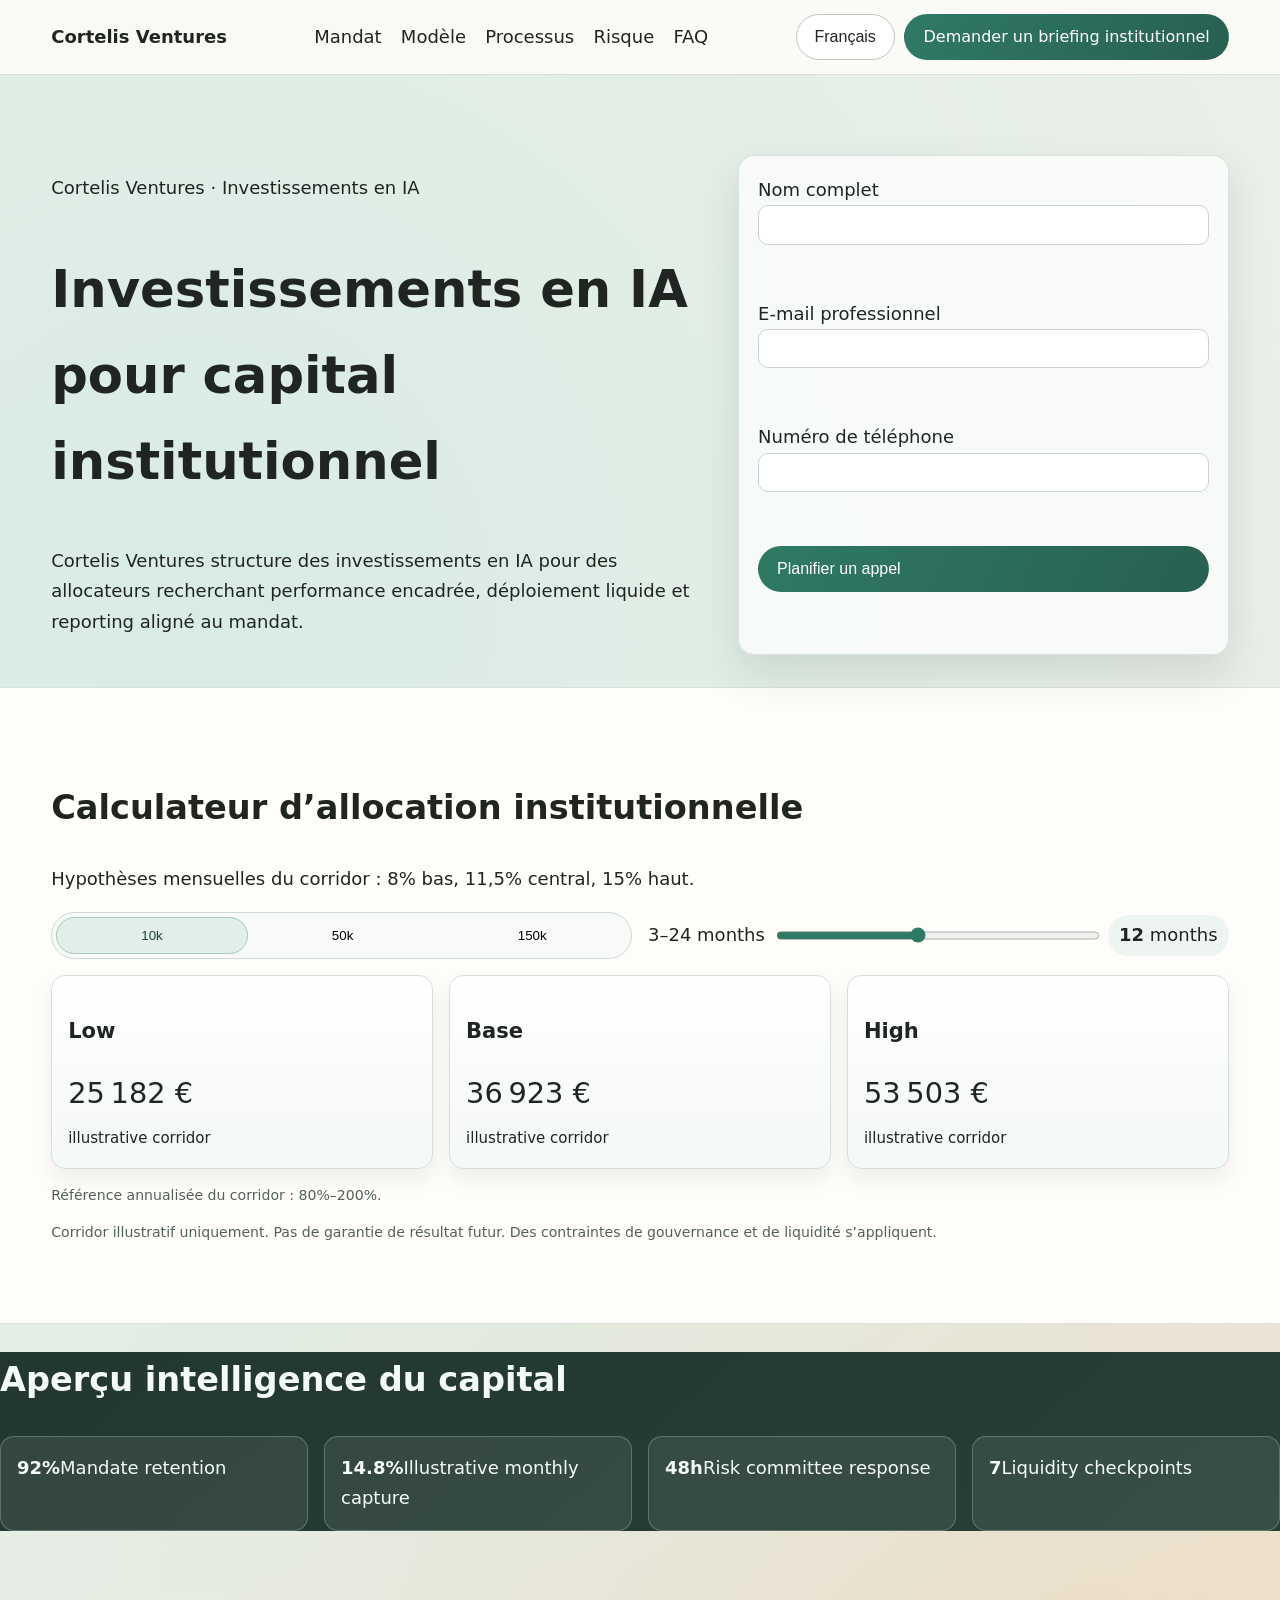
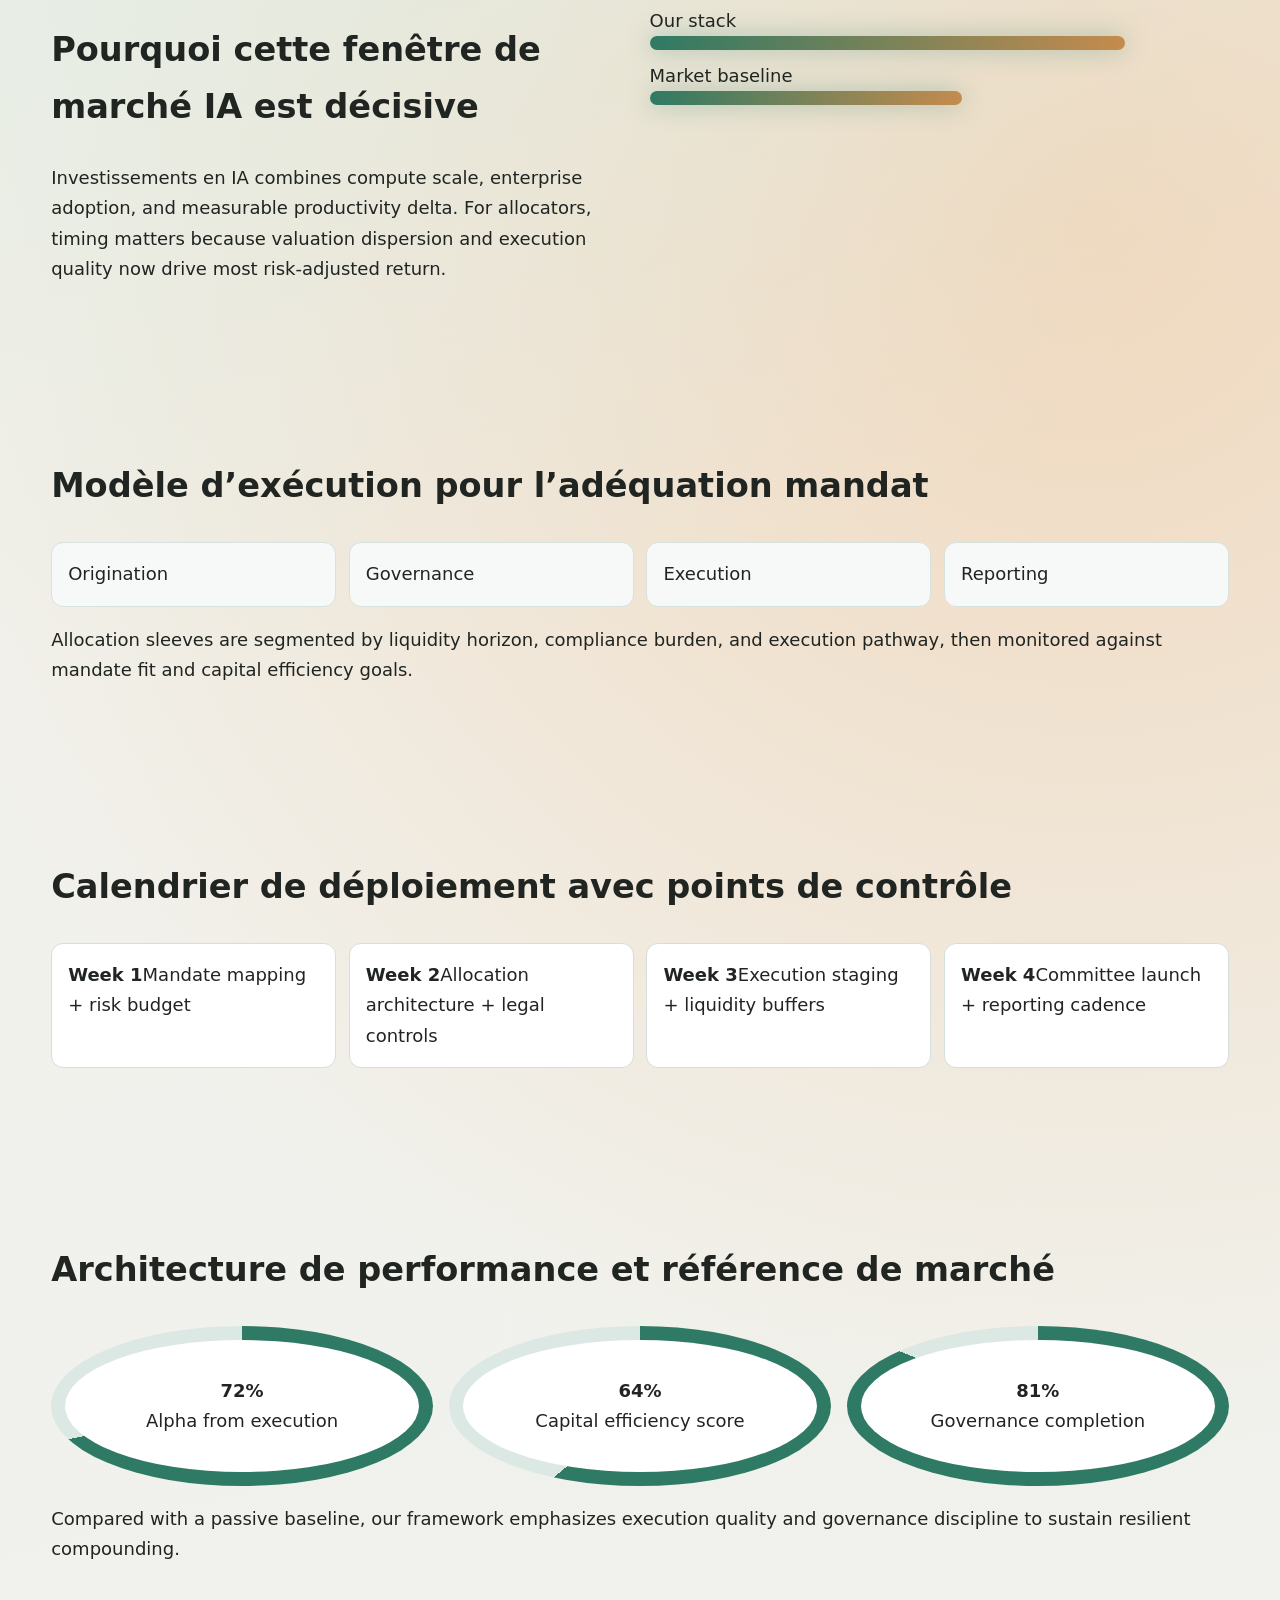
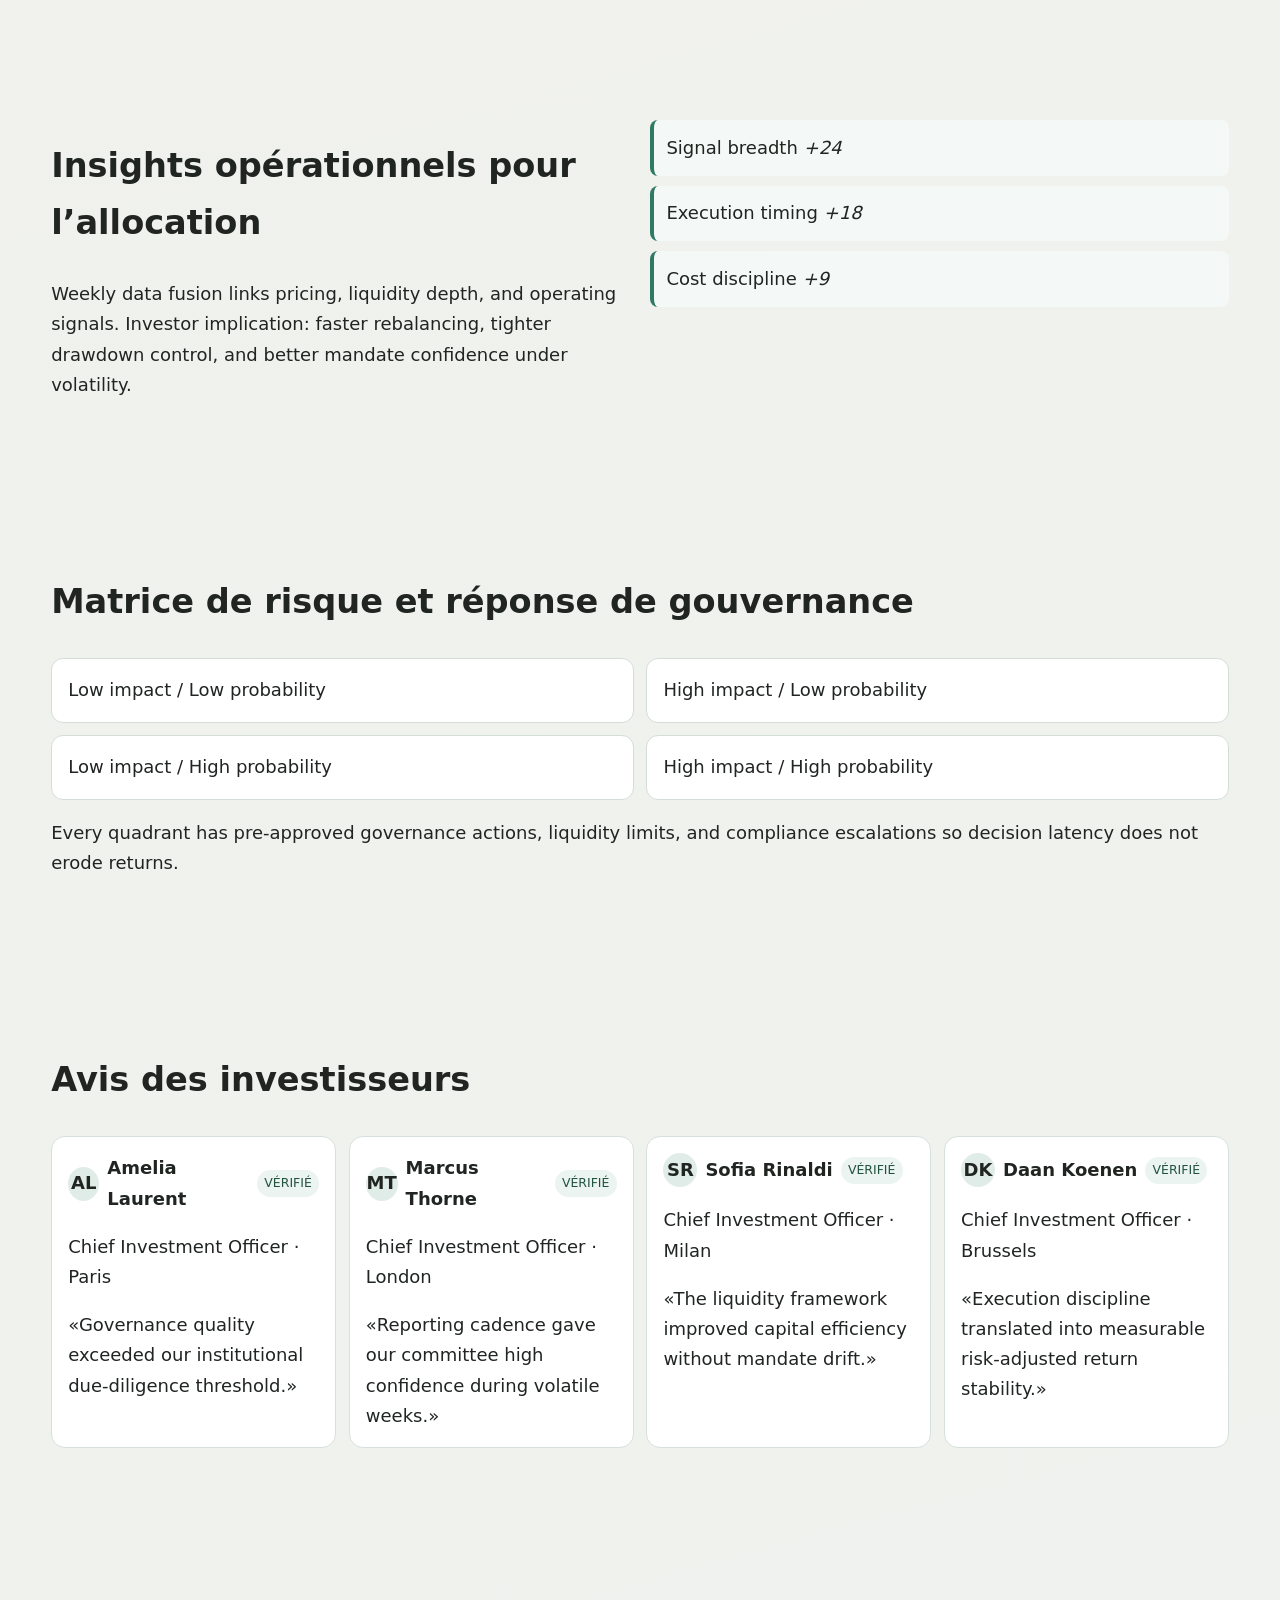
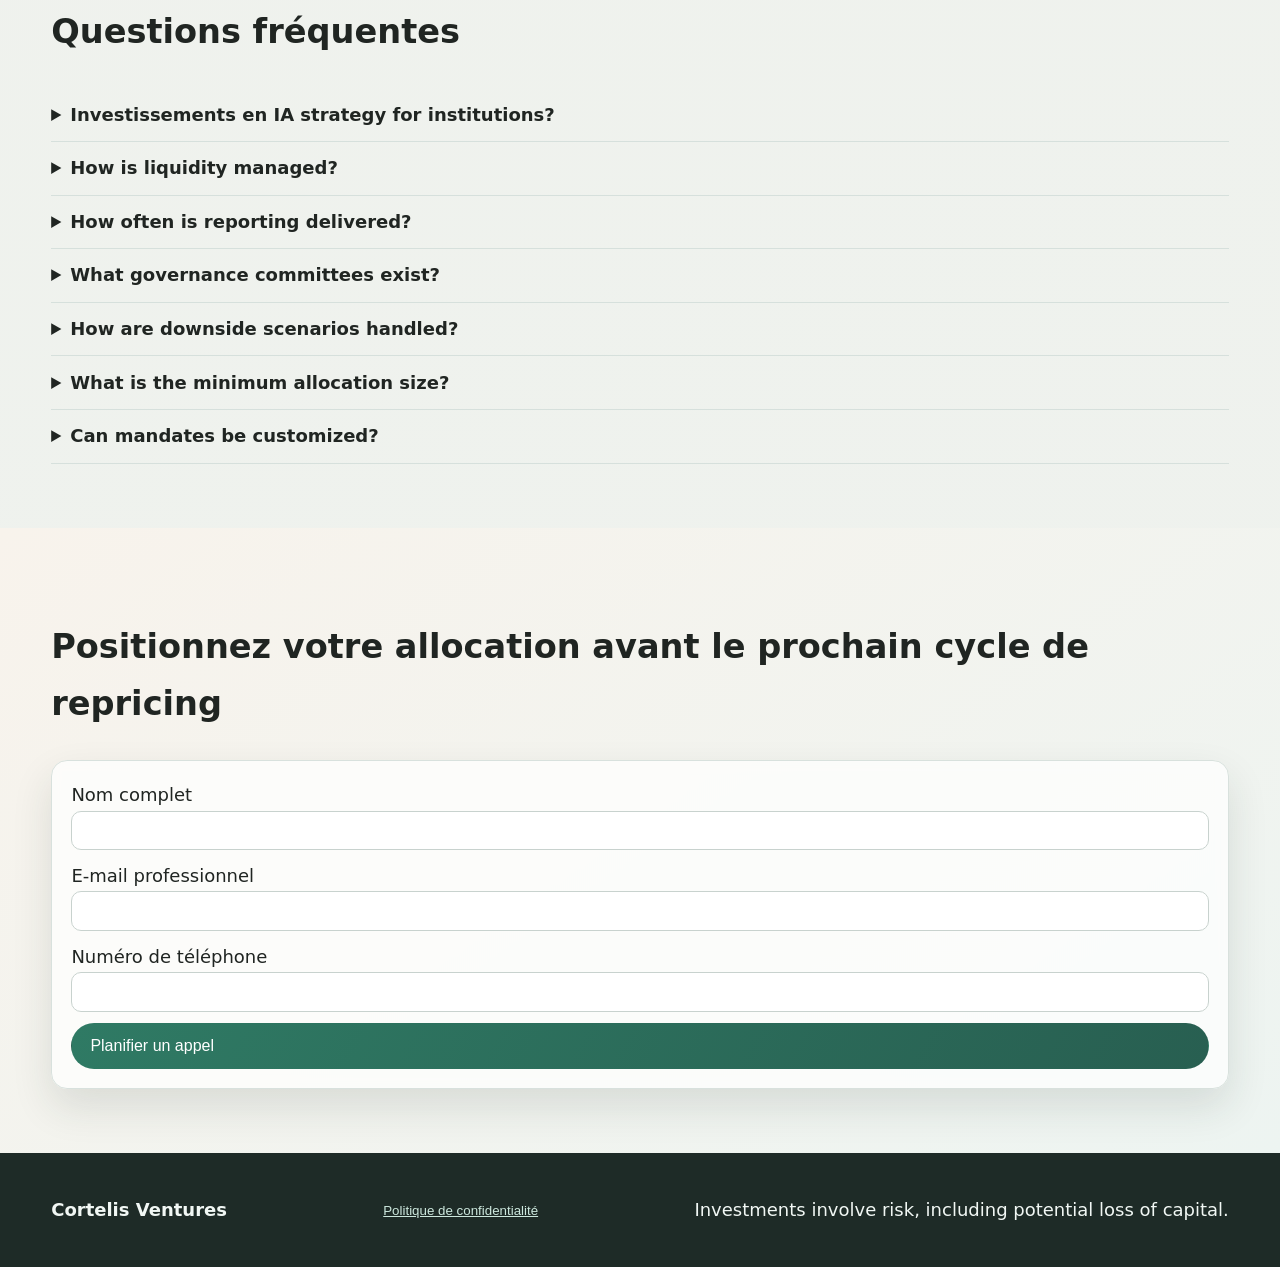
<file: fr/index.html>
<!DOCTYPE html>
<html lang="fr">
<head>
<meta charset="UTF-8"><meta name="viewport" content="width=device-width, initial-scale=1.0">
<title>Cortelis Ventures | Investissements en IA pour allocations institutionnelles</title>
<meta name="description" content="Cortelis Ventures propose des stratégies IA institutionnelles avec gouvernance, contrôle de liquidité et reporting transparent.">
<link rel="canonical" href="https://cortelisventures.com/fr/index.html">
<link rel="alternate" hreflang="en" href="https://cortelisventures.com/index.html">
<link rel="alternate" hreflang="de" href="https://cortelisventures.com/de/index.html">
<link rel="alternate" hreflang="fr" href="https://cortelisventures.com/fr/index.html">
<link rel="alternate" hreflang="es" href="https://cortelisventures.com/es/index.html">
<link rel="alternate" hreflang="it" href="https://cortelisventures.com/it/index.html">
<link rel="alternate" hreflang="tr" href="https://cortelisventures.com/tr/index.html">
<link rel="alternate" hreflang="pt" href="https://cortelisventures.com/pt/index.html">
<link rel="alternate" hreflang="jp" href="https://cortelisventures.com/jp/index.html">
<link rel="alternate" hreflang="sk" href="https://cortelisventures.com/sk/index.html">
<link rel="alternate" hreflang="be" href="https://cortelisventures.com/be/index.html">
<meta property="og:title" content="Cortelis Ventures | Investissements en IA pour allocations institutionnelles"><meta property="og:description" content="Cortelis Ventures propose des stratégies IA institutionnelles avec gouvernance, contrôle de liquidité et reporting transparent."><meta property="og:type" content="website"><meta property="og:url" content="https://cortelisventures.com/fr/index.html">
<meta name="twitter:card" content="summary_large_image"><meta name="twitter:title" content="Cortelis Ventures | Investissements en IA pour allocations institutionnelles"><meta name="twitter:description" content="Cortelis Ventures propose des stratégies IA institutionnelles avec gouvernance, contrôle de liquidité et reporting transparent.">
<link rel="stylesheet" href="../assets/style.css">
<script defer src="../assets/app.js"></script>
</head>
<body data-locale="fr-FR" data-currency="EUR">
<header class="site-header"><div class="brand">Cortelis Ventures</div><nav class="main-nav"><a href="#s1">Mandat</a><a href="#s2">Modèle</a><a href="#s3">Processus</a><a href="#s4">Risque</a><a href="#s5">FAQ</a></nav><div class="header-actions"><div class="lang-wrap"><button class="btn btn-ghost lang-trigger" aria-expanded="false">Français</button><div class="lang-menu">
<a href="../index.html">English</a><a href="../de/index.html">Deutsch</a><a href="../fr/index.html">Français</a><a href="../es/index.html">Español</a><a href="../it/index.html">Italiano</a><a href="../tr/index.html">Türkçe</a><a href="../pt/index.html">Português</a><a href="../jp/index.html">日本語</a><a href="../sk/index.html">Slovenčina</a><a href="../be/index.html">Nederlands</a>
</div></div><a class="btn" href="#lead">Demander un briefing institutionnel</a><button class="burger" aria-label="Menu">☰</button></div></header>
<div class="mobile-drawer" aria-hidden="true"><button class="drawer-close" aria-label="Close">✕</button><nav><a href="#s1">Mandat</a><a href="#s2">Modèle</a><a href="#s3">Processus</a><a href="#s4">Risque</a><a href="#s5">FAQ</a></nav><div class="drawer-lang">
<a href="../index.html">English</a><a href="../de/index.html">Deutsch</a><a href="../fr/index.html">Français</a><a href="../es/index.html">Español</a><a href="../it/index.html">Italiano</a><a href="../tr/index.html">Türkçe</a><a href="../pt/index.html">Português</a><a href="../jp/index.html">日本語</a><a href="../sk/index.html">Slovenčina</a><a href="../be/index.html">Nederlands</a>
</div><a class="btn" href="#lead">Demander un briefing institutionnel</a></div><div class="overlay"></div>
<main>
<section class="hero" id="lead"><div><p class="eyebrow">Cortelis Ventures · Investissements en IA</p><h1>Investissements en IA pour capital institutionnel</h1><p>Cortelis Ventures structure des investissements en IA pour des allocateurs recherchant performance encadrée, déploiement liquide et reporting aligné au mandat.</p></div>
<form class="lead-form"><label>Nom complet<input required></label><label>E-mail professionnel<input type="email" required></label><label>Numéro de téléphone<input required></label><button class="btn" type="submit">Planifier un appel</button></form></section>
<section class="calculator section-light" id="s1"><h2>Calculateur d’allocation institutionnelle</h2><p>Hypothèses mensuelles du corridor : 8% bas, 11,5% central, 15% haut.</p><div class="calc-inputs"><div class="segmented"><button data-amount="10000" class="active">10k</button><button data-amount="50000">50k</button><button data-amount="150000">150k</button></div><div class="slider-wrap"><span>3–24 months</span><input type="range" min="3" max="24" value="12" id="months"><span class="pill"><b id="monthsValue">12</b> months</span></div></div><div class="calc-results"><article><h3>Low</h3><p id="lowVal"></p><small>illustrative corridor</small></article><article><h3>Base</h3><p id="baseVal"></p><small>illustrative corridor</small></article><article><h3>High</h3><p id="highVal"></p><small>illustrative corridor</small></article></div><p class="tiny">Référence annualisée du corridor : 80%–200%.</p><p class="tiny">Corridor illustratif uniquement. Pas de garantie de résultat futur. Des contraintes de gouvernance et de liquidité s’appliquent.</p></section>
<section class="kpi section-dark" id="s2"><h2>Aperçu intelligence du capital</h2><div class="kpi-strip"><div><strong>92%</strong><span>Mandate retention</span></div><div><strong>14.8%</strong><span>Illustrative monthly capture</span></div><div><strong>48h</strong><span>Risk committee response</span></div><div><strong>7</strong><span>Liquidity checkpoints</span></div></div></section>
<section class="split" id="s3"><div><h2>Pourquoi cette fenêtre de marché IA est décisive</h2><p>Investissements en IA combines compute scale, enterprise adoption, and measurable productivity delta. For allocators, timing matters because valuation dispersion and execution quality now drive most risk-adjusted return.</p></div><div class="visual bars"><div><span>Our stack</span><i style="--w:82%"></i></div><div><span>Market baseline</span><i style="--w:54%"></i></div></div></section>
<section class="model grid" id="s4"><h2>Modèle d’exécution pour l’adéquation mandat</h2><div class="flow"><div>Origination</div><div>Governance</div><div>Execution</div><div>Reporting</div></div><p>Allocation sleeves are segmented by liquidity horizon, compliance burden, and execution pathway, then monitored against mandate fit and capital efficiency goals.</p></section>
<section class="timeline" id="s5"><h2>Calendrier de déploiement avec points de contrôle</h2><ol><li><b>Week 1</b><span>Mandate mapping + risk budget</span></li><li><b>Week 2</b><span>Allocation architecture + legal controls</span></li><li><b>Week 3</b><span>Execution staging + liquidity buffers</span></li><li><b>Week 4</b><span>Committee launch + reporting cadence</span></li></ol></section>
<section class="metrics section-light" id="s6"><h2>Architecture de performance et référence de marché</h2><div class="radials"><div class="ring" style="--p:72"><b>72%</b><span>Alpha from execution</span></div><div class="ring" style="--p:64"><b>64%</b><span>Capital efficiency score</span></div><div class="ring" style="--p:81"><b>81%</b><span>Governance completion</span></div></div><p>Compared with a passive baseline, our framework emphasizes execution quality and governance discipline to sustain resilient compounding.</p></section>
<section class="insights split reverse" id="s7"><div><h2>Insights opérationnels pour l’allocation</h2><p>Weekly data fusion links pricing, liquidity depth, and operating signals. Investor implication: faster rebalancing, tighter drawdown control, and better mandate confidence under volatility.</p></div><div class="waterfall"><div>Signal breadth <em>+24</em></div><div>Execution timing <em>+18</em></div><div>Cost discipline <em>+9</em></div></div></section>
<section class="risk" id="s8"><h2>Matrice de risque et réponse de gouvernance</h2><div class="matrix"><div>Low impact / Low probability</div><div>High impact / Low probability</div><div>Low impact / High probability</div><div>High impact / High probability</div></div><p>Every quadrant has pre-approved governance actions, liquidity limits, and compliance escalations so decision latency does not erode returns.</p></section>
<section class="reviews section-light" id="s9"><h2>Avis des investisseurs</h2><div class="review-grid"><article><div class="top"><span class="avatar">AL</span><strong>Amelia Laurent</strong><span class="verified">VÉRIFIÉ</span></div><p class="meta">Chief Investment Officer · Paris</p><q>Governance quality exceeded our institutional due-diligence threshold.</q></article><article><div class="top"><span class="avatar">MT</span><strong>Marcus Thorne</strong><span class="verified">VÉRIFIÉ</span></div><p class="meta">Chief Investment Officer · London</p><q>Reporting cadence gave our committee high confidence during volatile weeks.</q></article><article><div class="top"><span class="avatar">SR</span><strong>Sofia Rinaldi</strong><span class="verified">VÉRIFIÉ</span></div><p class="meta">Chief Investment Officer · Milan</p><q>The liquidity framework improved capital efficiency without mandate drift.</q></article><article><div class="top"><span class="avatar">DK</span><strong>Daan Koenen</strong><span class="verified">VÉRIFIÉ</span></div><p class="meta">Chief Investment Officer · Brussels</p><q>Execution discipline translated into measurable risk-adjusted return stability.</q></article></div></section>
<section class="faq" id="s10"><h2>Questions fréquentes</h2><div class="faq-list"><details><summary>Investissements en IA strategy for institutions?</summary><p>Our team aligns governance, liquidity, compliance, and execution so each allocation decision remains measurable and committee-ready.</p></details><details><summary>How is liquidity managed?</summary><p>Our team aligns governance, liquidity, compliance, and execution so each allocation decision remains measurable and committee-ready.</p></details><details><summary>How often is reporting delivered?</summary><p>Our team aligns governance, liquidity, compliance, and execution so each allocation decision remains measurable and committee-ready.</p></details><details><summary>What governance committees exist?</summary><p>Our team aligns governance, liquidity, compliance, and execution so each allocation decision remains measurable and committee-ready.</p></details><details><summary>How are downside scenarios handled?</summary><p>Our team aligns governance, liquidity, compliance, and execution so each allocation decision remains measurable and committee-ready.</p></details><details><summary>What is the minimum allocation size?</summary><p>Our team aligns governance, liquidity, compliance, and execution so each allocation decision remains measurable and committee-ready.</p></details><details><summary>Can mandates be customized?</summary><p>Our team aligns governance, liquidity, compliance, and execution so each allocation decision remains measurable and committee-ready.</p></details></div></section>
<section class="final-cta"><h2>Positionnez votre allocation avant le prochain cycle de repricing</h2><form class="lead-form"><label>Nom complet<input required></label><label>E-mail professionnel<input type="email" required></label><label>Numéro de téléphone<input required></label><button class="btn" type="submit">Planifier un appel</button></form></section>
</main>
<footer><strong>Cortelis Ventures</strong> <button class="privacy-link">Politique de confidentialité</button><p>Investments involve risk, including potential loss of capital.</p></footer>
<div class="modal" aria-hidden="true"><div class="modal-card"><button class="modal-x" aria-label="Close">✕</button><h2>Politique de confidentialité</h2><div class="modal-content"><h3>Introduction</h3><p>We process investor data for onboarding and mandate operations.</p><h3>Data collection</h3><p>Name, professional contact details and communication logs.</p><h3>Legal basis</h3><p>Contract, legitimate interest, and compliance obligations.</p><h3>Cookies</h3><p>Analytics and functional cookies with consent controls.</p><h3>Retention</h3><p>Data is retained per legal and regulatory schedules.</p><h3>Third-party sharing</h3><p>Custodians, auditors, and regulated service providers only.</p><h3>Security</h3><p>Encryption, access controls, and continuous monitoring.</p><h3>User rights</h3><p>Access, correction, deletion, and objection rights available.</p><h3>International transfers</h3><p>Transfers use safeguards and contractual protections.</p><h3>Industry risk disclosure</h3><p>AI investments are volatile; outcomes are not guaranteed.</p><h3>Contact</h3><p>compliance@cortelisventures.com</p></div><div class="modal-footer"><button class="btn btn-ghost modal-close">Close</button></div></div></div>
<script type="application/ld+json">{"@context": "https://schema.org", "@graph": [{"@type": "Organization", "name": "Cortelis Ventures", "url": "https://cortelisventures.com"}, {"@type": "WebSite", "name": "Cortelis Ventures", "url": "https://cortelisventures.com"}, {"@type": "FAQPage", "mainEntity": [{"@type": "Question", "name": "Investissements en IA strategy for institutions?", "acceptedAnswer": {"@type": "Answer", "text": "Governed institutional framework"}}]}, {"@type": "Review", "reviewBody": "High-quality governance and reporting.", "author": {"@type": "Person", "name": "Amelia Laurent"}}]}</script>
</body></html>
</file>
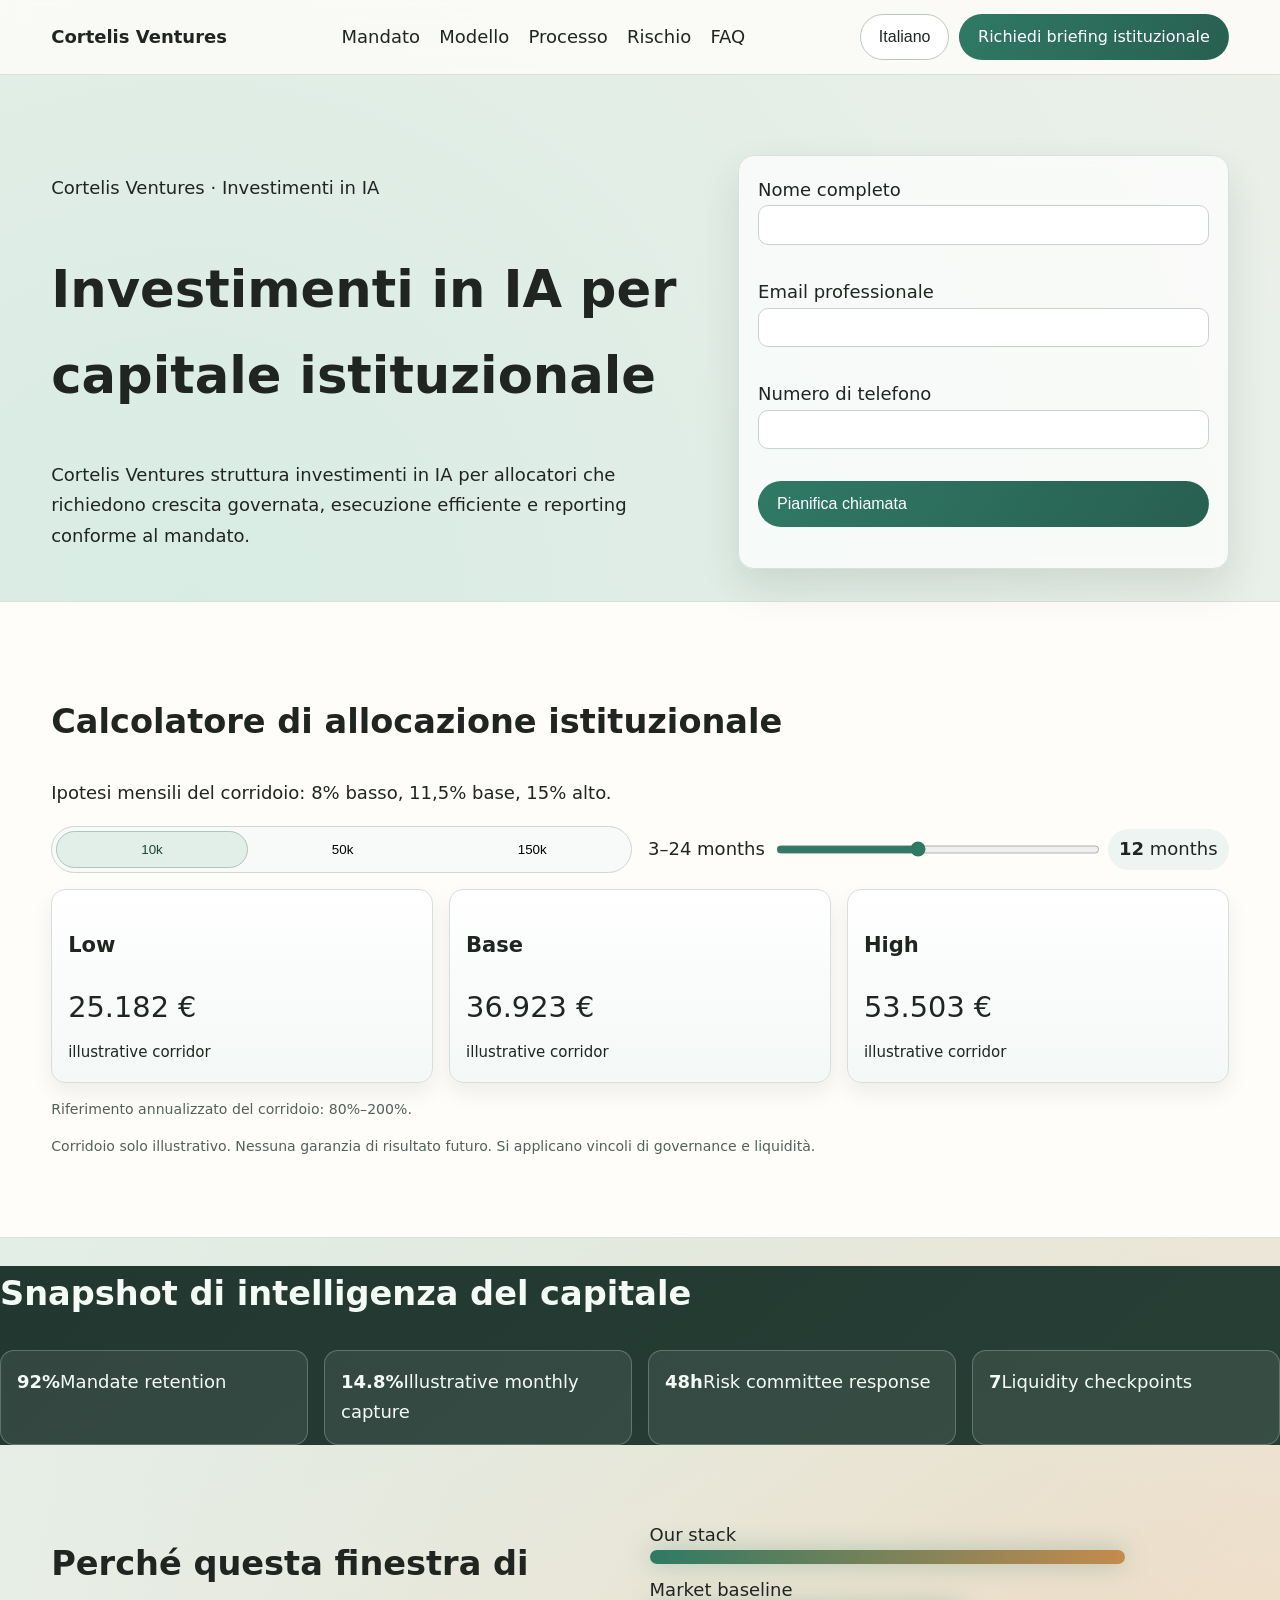
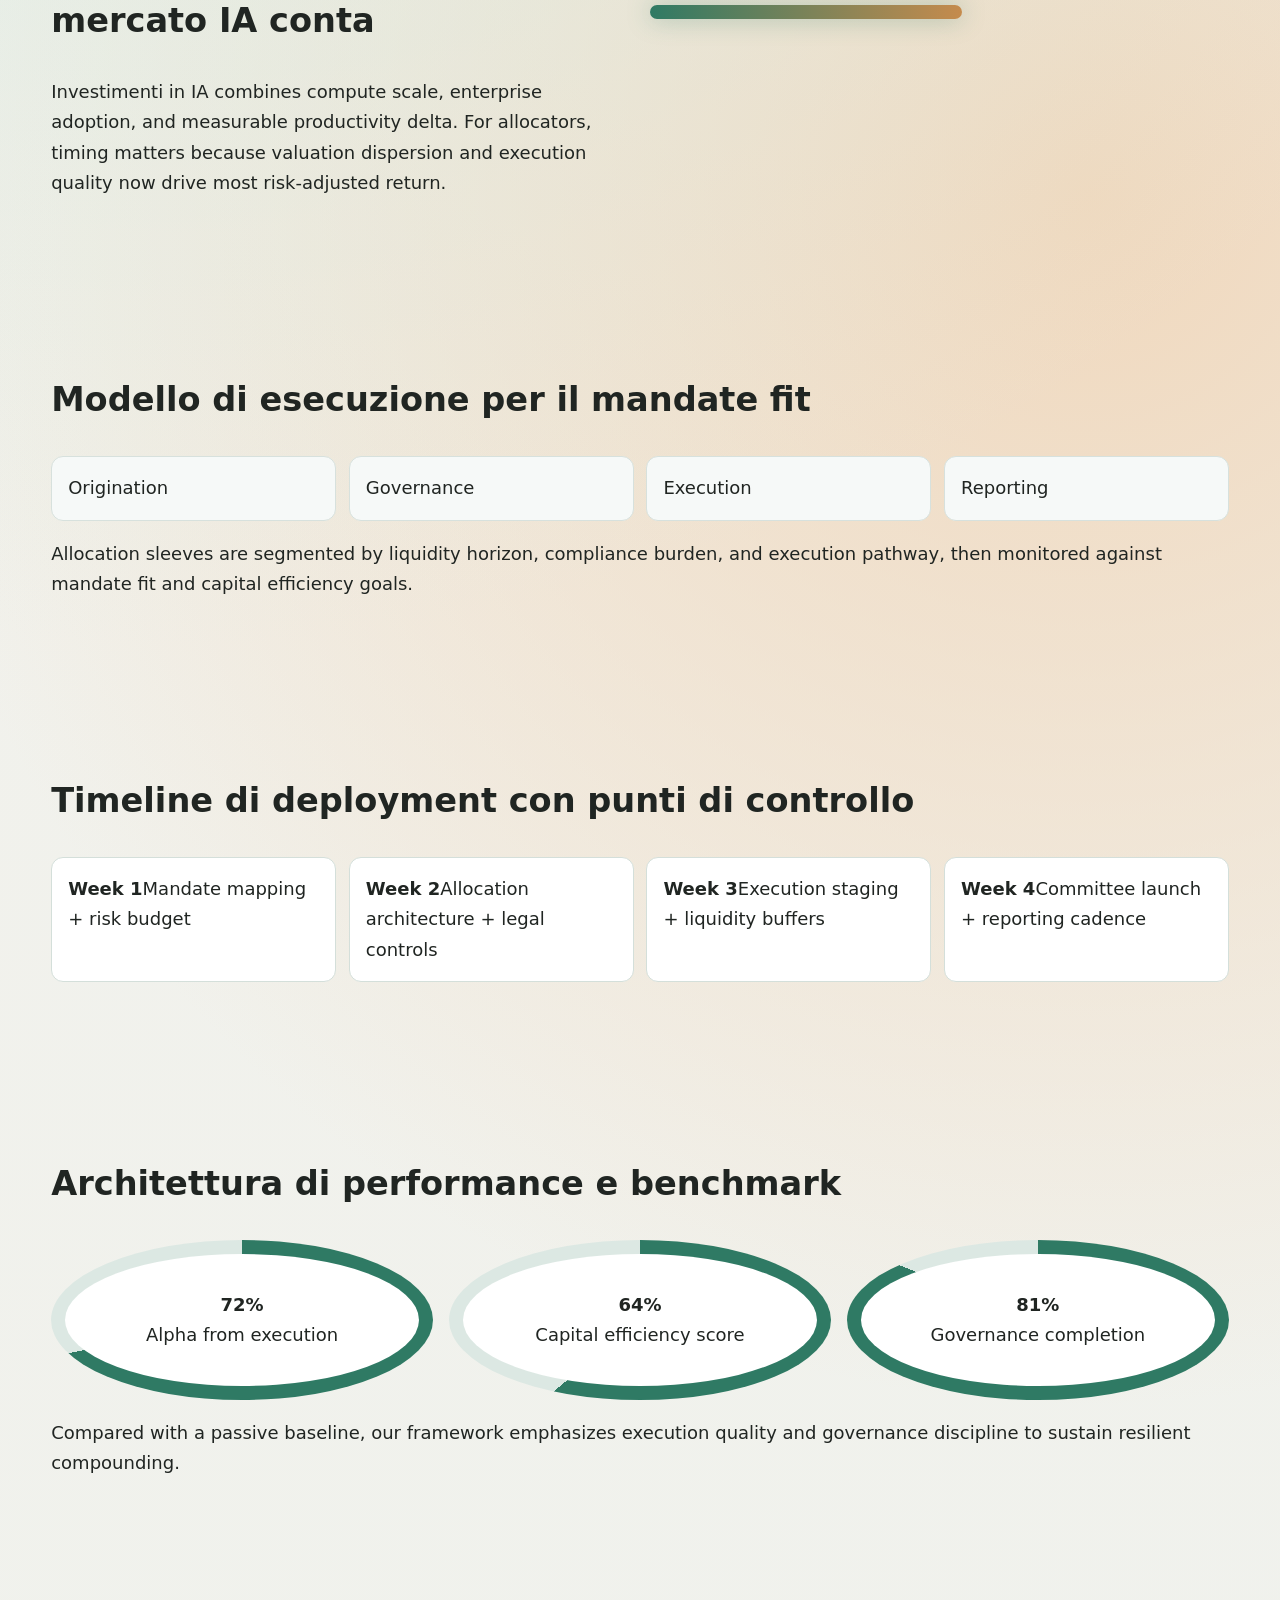
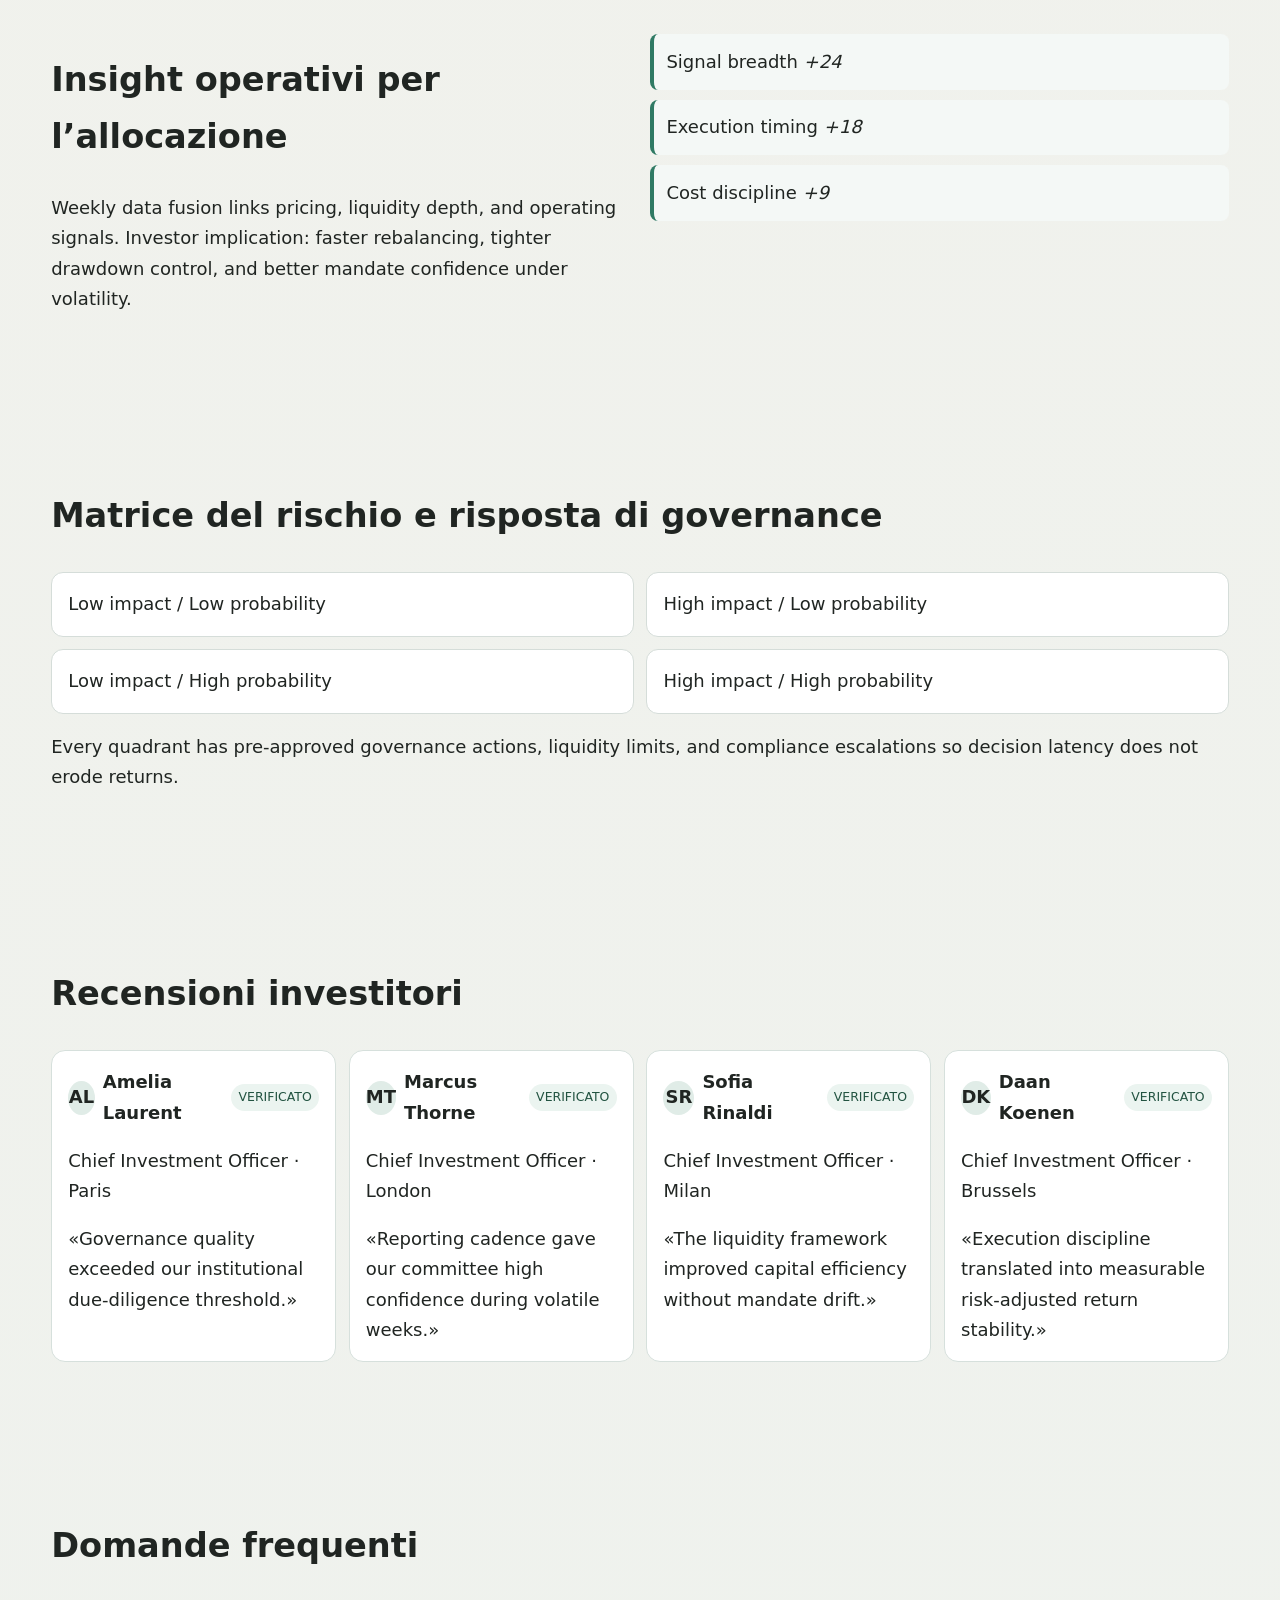
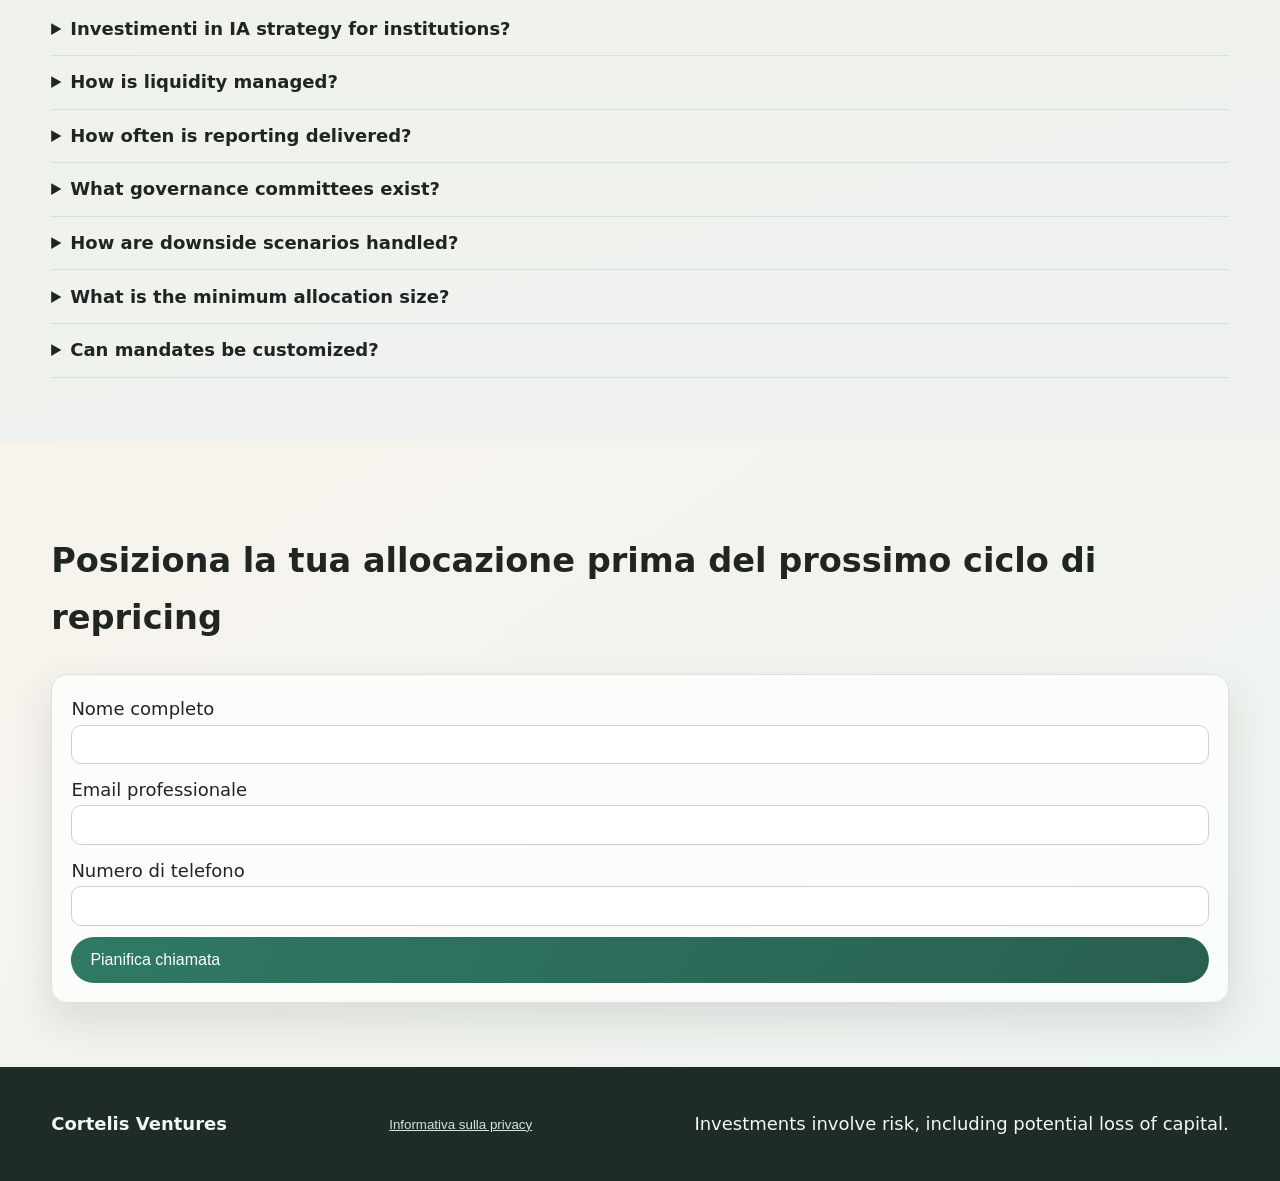
<file: it/index.html>
<!DOCTYPE html>
<html lang="it">
<head>
<meta charset="UTF-8"><meta name="viewport" content="width=device-width, initial-scale=1.0">
<title>Cortelis Ventures | Investimenti in IA per allocatori istituzionali</title>
<meta name="description" content="Cortelis Ventures offre strategie IA istituzionali con governance, controllo della liquidità e reporting trasparente.">
<link rel="canonical" href="https://cortelisventures.com/it/index.html">
<link rel="alternate" hreflang="en" href="https://cortelisventures.com/index.html">
<link rel="alternate" hreflang="de" href="https://cortelisventures.com/de/index.html">
<link rel="alternate" hreflang="fr" href="https://cortelisventures.com/fr/index.html">
<link rel="alternate" hreflang="es" href="https://cortelisventures.com/es/index.html">
<link rel="alternate" hreflang="it" href="https://cortelisventures.com/it/index.html">
<link rel="alternate" hreflang="tr" href="https://cortelisventures.com/tr/index.html">
<link rel="alternate" hreflang="pt" href="https://cortelisventures.com/pt/index.html">
<link rel="alternate" hreflang="jp" href="https://cortelisventures.com/jp/index.html">
<link rel="alternate" hreflang="sk" href="https://cortelisventures.com/sk/index.html">
<link rel="alternate" hreflang="be" href="https://cortelisventures.com/be/index.html">
<meta property="og:title" content="Cortelis Ventures | Investimenti in IA per allocatori istituzionali"><meta property="og:description" content="Cortelis Ventures offre strategie IA istituzionali con governance, controllo della liquidità e reporting trasparente."><meta property="og:type" content="website"><meta property="og:url" content="https://cortelisventures.com/it/index.html">
<meta name="twitter:card" content="summary_large_image"><meta name="twitter:title" content="Cortelis Ventures | Investimenti in IA per allocatori istituzionali"><meta name="twitter:description" content="Cortelis Ventures offre strategie IA istituzionali con governance, controllo della liquidità e reporting trasparente.">
<link rel="stylesheet" href="../assets/style.css">
<script defer src="../assets/app.js"></script>
</head>
<body data-locale="it-IT" data-currency="EUR">
<header class="site-header"><div class="brand">Cortelis Ventures</div><nav class="main-nav"><a href="#s1">Mandato</a><a href="#s2">Modello</a><a href="#s3">Processo</a><a href="#s4">Rischio</a><a href="#s5">FAQ</a></nav><div class="header-actions"><div class="lang-wrap"><button class="btn btn-ghost lang-trigger" aria-expanded="false">Italiano</button><div class="lang-menu">
<a href="../index.html">English</a><a href="../de/index.html">Deutsch</a><a href="../fr/index.html">Français</a><a href="../es/index.html">Español</a><a href="../it/index.html">Italiano</a><a href="../tr/index.html">Türkçe</a><a href="../pt/index.html">Português</a><a href="../jp/index.html">日本語</a><a href="../sk/index.html">Slovenčina</a><a href="../be/index.html">Nederlands</a>
</div></div><a class="btn" href="#lead">Richiedi briefing istituzionale</a><button class="burger" aria-label="Menu">☰</button></div></header>
<div class="mobile-drawer" aria-hidden="true"><button class="drawer-close" aria-label="Close">✕</button><nav><a href="#s1">Mandato</a><a href="#s2">Modello</a><a href="#s3">Processo</a><a href="#s4">Rischio</a><a href="#s5">FAQ</a></nav><div class="drawer-lang">
<a href="../index.html">English</a><a href="../de/index.html">Deutsch</a><a href="../fr/index.html">Français</a><a href="../es/index.html">Español</a><a href="../it/index.html">Italiano</a><a href="../tr/index.html">Türkçe</a><a href="../pt/index.html">Português</a><a href="../jp/index.html">日本語</a><a href="../sk/index.html">Slovenčina</a><a href="../be/index.html">Nederlands</a>
</div><a class="btn" href="#lead">Richiedi briefing istituzionale</a></div><div class="overlay"></div>
<main>
<section class="hero" id="lead"><div><p class="eyebrow">Cortelis Ventures · Investimenti in IA</p><h1>Investimenti in IA per capitale istituzionale</h1><p>Cortelis Ventures struttura investimenti in IA per allocatori che richiedono crescita governata, esecuzione efficiente e reporting conforme al mandato.</p></div>
<form class="lead-form"><label>Nome completo<input required></label><label>Email professionale<input type="email" required></label><label>Numero di telefono<input required></label><button class="btn" type="submit">Pianifica chiamata</button></form></section>
<section class="calculator section-light" id="s1"><h2>Calcolatore di allocazione istituzionale</h2><p>Ipotesi mensili del corridoio: 8% basso, 11,5% base, 15% alto.</p><div class="calc-inputs"><div class="segmented"><button data-amount="10000" class="active">10k</button><button data-amount="50000">50k</button><button data-amount="150000">150k</button></div><div class="slider-wrap"><span>3–24 months</span><input type="range" min="3" max="24" value="12" id="months"><span class="pill"><b id="monthsValue">12</b> months</span></div></div><div class="calc-results"><article><h3>Low</h3><p id="lowVal"></p><small>illustrative corridor</small></article><article><h3>Base</h3><p id="baseVal"></p><small>illustrative corridor</small></article><article><h3>High</h3><p id="highVal"></p><small>illustrative corridor</small></article></div><p class="tiny">Riferimento annualizzato del corridoio: 80%–200%.</p><p class="tiny">Corridoio solo illustrativo. Nessuna garanzia di risultato futuro. Si applicano vincoli di governance e liquidità.</p></section>
<section class="kpi section-dark" id="s2"><h2>Snapshot di intelligenza del capitale</h2><div class="kpi-strip"><div><strong>92%</strong><span>Mandate retention</span></div><div><strong>14.8%</strong><span>Illustrative monthly capture</span></div><div><strong>48h</strong><span>Risk committee response</span></div><div><strong>7</strong><span>Liquidity checkpoints</span></div></div></section>
<section class="split" id="s3"><div><h2>Perché questa finestra di mercato IA conta</h2><p>Investimenti in IA combines compute scale, enterprise adoption, and measurable productivity delta. For allocators, timing matters because valuation dispersion and execution quality now drive most risk-adjusted return.</p></div><div class="visual bars"><div><span>Our stack</span><i style="--w:82%"></i></div><div><span>Market baseline</span><i style="--w:54%"></i></div></div></section>
<section class="model grid" id="s4"><h2>Modello di esecuzione per il mandate fit</h2><div class="flow"><div>Origination</div><div>Governance</div><div>Execution</div><div>Reporting</div></div><p>Allocation sleeves are segmented by liquidity horizon, compliance burden, and execution pathway, then monitored against mandate fit and capital efficiency goals.</p></section>
<section class="timeline" id="s5"><h2>Timeline di deployment con punti di controllo</h2><ol><li><b>Week 1</b><span>Mandate mapping + risk budget</span></li><li><b>Week 2</b><span>Allocation architecture + legal controls</span></li><li><b>Week 3</b><span>Execution staging + liquidity buffers</span></li><li><b>Week 4</b><span>Committee launch + reporting cadence</span></li></ol></section>
<section class="metrics section-light" id="s6"><h2>Architettura di performance e benchmark</h2><div class="radials"><div class="ring" style="--p:72"><b>72%</b><span>Alpha from execution</span></div><div class="ring" style="--p:64"><b>64%</b><span>Capital efficiency score</span></div><div class="ring" style="--p:81"><b>81%</b><span>Governance completion</span></div></div><p>Compared with a passive baseline, our framework emphasizes execution quality and governance discipline to sustain resilient compounding.</p></section>
<section class="insights split reverse" id="s7"><div><h2>Insight operativi per l’allocazione</h2><p>Weekly data fusion links pricing, liquidity depth, and operating signals. Investor implication: faster rebalancing, tighter drawdown control, and better mandate confidence under volatility.</p></div><div class="waterfall"><div>Signal breadth <em>+24</em></div><div>Execution timing <em>+18</em></div><div>Cost discipline <em>+9</em></div></div></section>
<section class="risk" id="s8"><h2>Matrice del rischio e risposta di governance</h2><div class="matrix"><div>Low impact / Low probability</div><div>High impact / Low probability</div><div>Low impact / High probability</div><div>High impact / High probability</div></div><p>Every quadrant has pre-approved governance actions, liquidity limits, and compliance escalations so decision latency does not erode returns.</p></section>
<section class="reviews section-light" id="s9"><h2>Recensioni investitori</h2><div class="review-grid"><article><div class="top"><span class="avatar">AL</span><strong>Amelia Laurent</strong><span class="verified">VERIFICATO</span></div><p class="meta">Chief Investment Officer · Paris</p><q>Governance quality exceeded our institutional due-diligence threshold.</q></article><article><div class="top"><span class="avatar">MT</span><strong>Marcus Thorne</strong><span class="verified">VERIFICATO</span></div><p class="meta">Chief Investment Officer · London</p><q>Reporting cadence gave our committee high confidence during volatile weeks.</q></article><article><div class="top"><span class="avatar">SR</span><strong>Sofia Rinaldi</strong><span class="verified">VERIFICATO</span></div><p class="meta">Chief Investment Officer · Milan</p><q>The liquidity framework improved capital efficiency without mandate drift.</q></article><article><div class="top"><span class="avatar">DK</span><strong>Daan Koenen</strong><span class="verified">VERIFICATO</span></div><p class="meta">Chief Investment Officer · Brussels</p><q>Execution discipline translated into measurable risk-adjusted return stability.</q></article></div></section>
<section class="faq" id="s10"><h2>Domande frequenti</h2><div class="faq-list"><details><summary>Investimenti in IA strategy for institutions?</summary><p>Our team aligns governance, liquidity, compliance, and execution so each allocation decision remains measurable and committee-ready.</p></details><details><summary>How is liquidity managed?</summary><p>Our team aligns governance, liquidity, compliance, and execution so each allocation decision remains measurable and committee-ready.</p></details><details><summary>How often is reporting delivered?</summary><p>Our team aligns governance, liquidity, compliance, and execution so each allocation decision remains measurable and committee-ready.</p></details><details><summary>What governance committees exist?</summary><p>Our team aligns governance, liquidity, compliance, and execution so each allocation decision remains measurable and committee-ready.</p></details><details><summary>How are downside scenarios handled?</summary><p>Our team aligns governance, liquidity, compliance, and execution so each allocation decision remains measurable and committee-ready.</p></details><details><summary>What is the minimum allocation size?</summary><p>Our team aligns governance, liquidity, compliance, and execution so each allocation decision remains measurable and committee-ready.</p></details><details><summary>Can mandates be customized?</summary><p>Our team aligns governance, liquidity, compliance, and execution so each allocation decision remains measurable and committee-ready.</p></details></div></section>
<section class="final-cta"><h2>Posiziona la tua allocazione prima del prossimo ciclo di repricing</h2><form class="lead-form"><label>Nome completo<input required></label><label>Email professionale<input type="email" required></label><label>Numero di telefono<input required></label><button class="btn" type="submit">Pianifica chiamata</button></form></section>
</main>
<footer><strong>Cortelis Ventures</strong> <button class="privacy-link">Informativa sulla privacy</button><p>Investments involve risk, including potential loss of capital.</p></footer>
<div class="modal" aria-hidden="true"><div class="modal-card"><button class="modal-x" aria-label="Close">✕</button><h2>Informativa sulla privacy</h2><div class="modal-content"><h3>Introduction</h3><p>We process investor data for onboarding and mandate operations.</p><h3>Data collection</h3><p>Name, professional contact details and communication logs.</p><h3>Legal basis</h3><p>Contract, legitimate interest, and compliance obligations.</p><h3>Cookies</h3><p>Analytics and functional cookies with consent controls.</p><h3>Retention</h3><p>Data is retained per legal and regulatory schedules.</p><h3>Third-party sharing</h3><p>Custodians, auditors, and regulated service providers only.</p><h3>Security</h3><p>Encryption, access controls, and continuous monitoring.</p><h3>User rights</h3><p>Access, correction, deletion, and objection rights available.</p><h3>International transfers</h3><p>Transfers use safeguards and contractual protections.</p><h3>Industry risk disclosure</h3><p>AI investments are volatile; outcomes are not guaranteed.</p><h3>Contact</h3><p>compliance@cortelisventures.com</p></div><div class="modal-footer"><button class="btn btn-ghost modal-close">Close</button></div></div></div>
<script type="application/ld+json">{"@context": "https://schema.org", "@graph": [{"@type": "Organization", "name": "Cortelis Ventures", "url": "https://cortelisventures.com"}, {"@type": "WebSite", "name": "Cortelis Ventures", "url": "https://cortelisventures.com"}, {"@type": "FAQPage", "mainEntity": [{"@type": "Question", "name": "Investimenti in IA strategy for institutions?", "acceptedAnswer": {"@type": "Answer", "text": "Governed institutional framework"}}]}, {"@type": "Review", "reviewBody": "High-quality governance and reporting.", "author": {"@type": "Person", "name": "Amelia Laurent"}}]}</script>
</body></html>
</file>
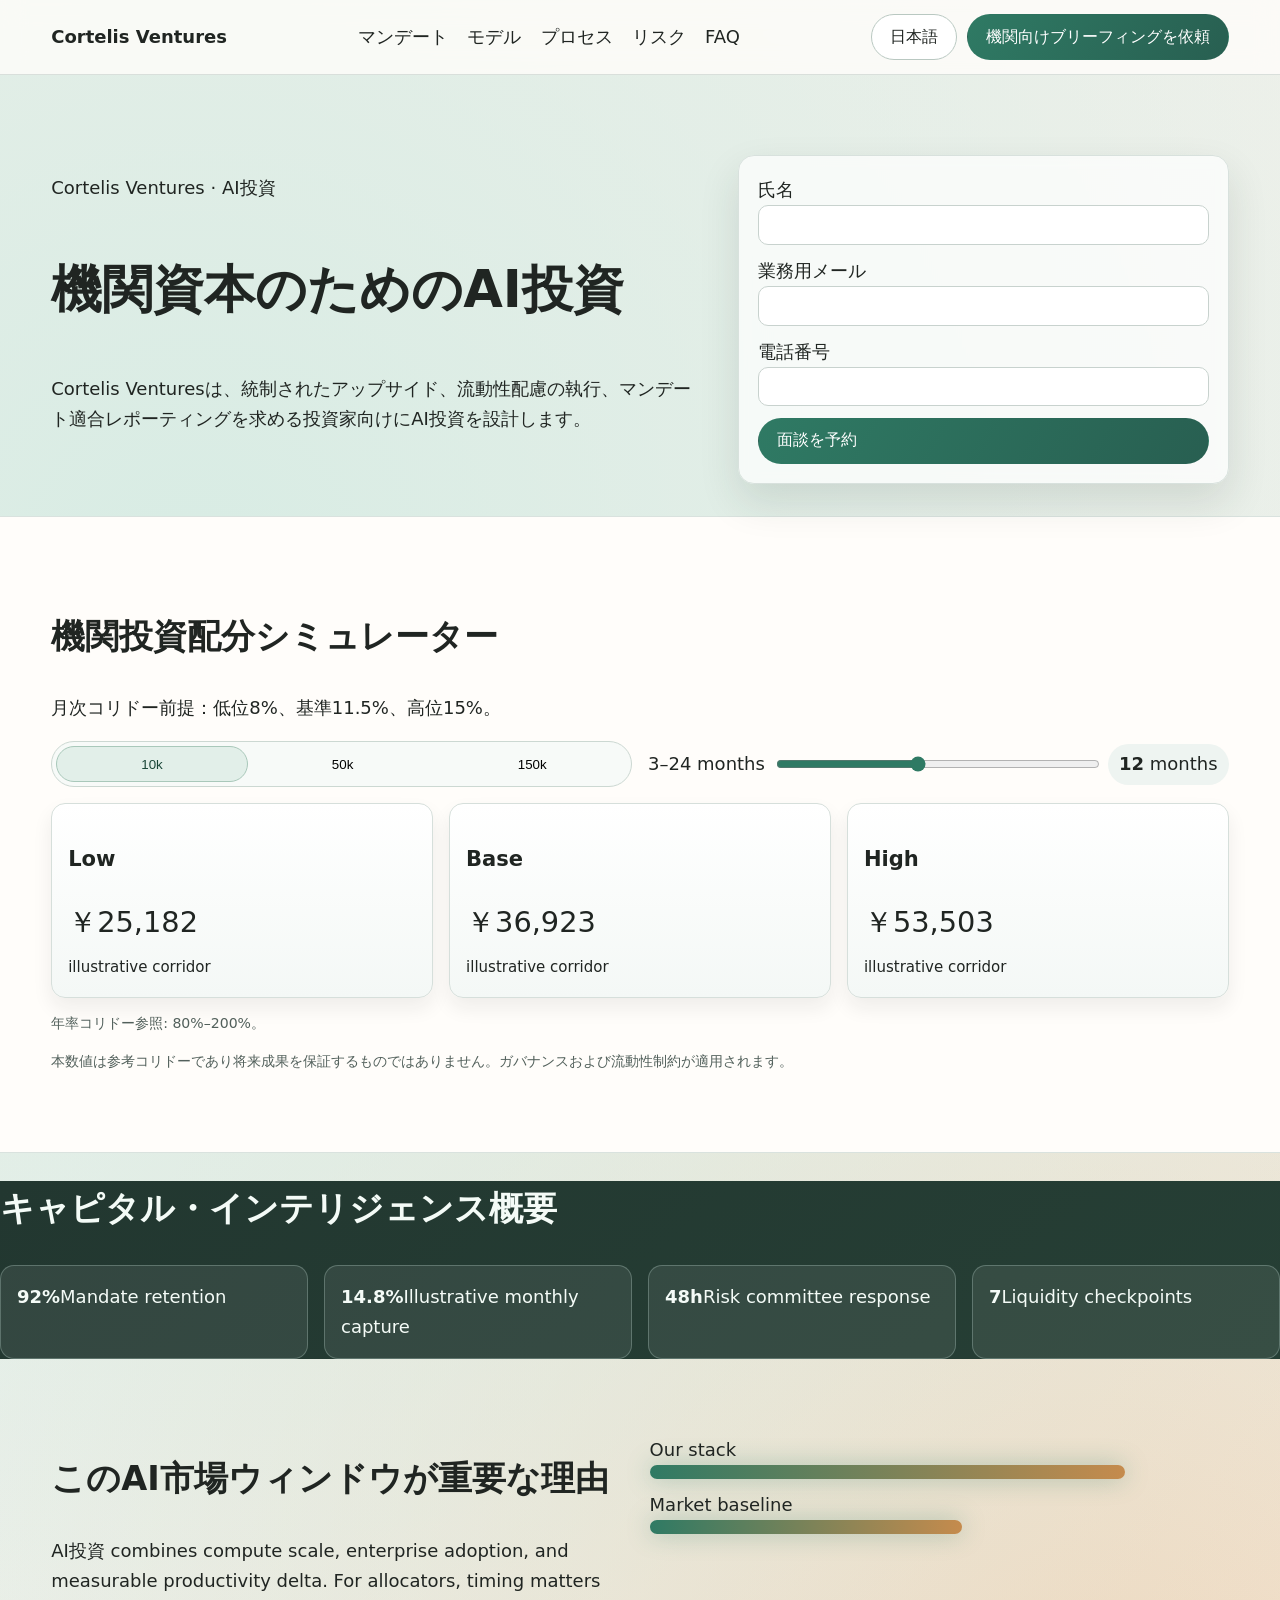
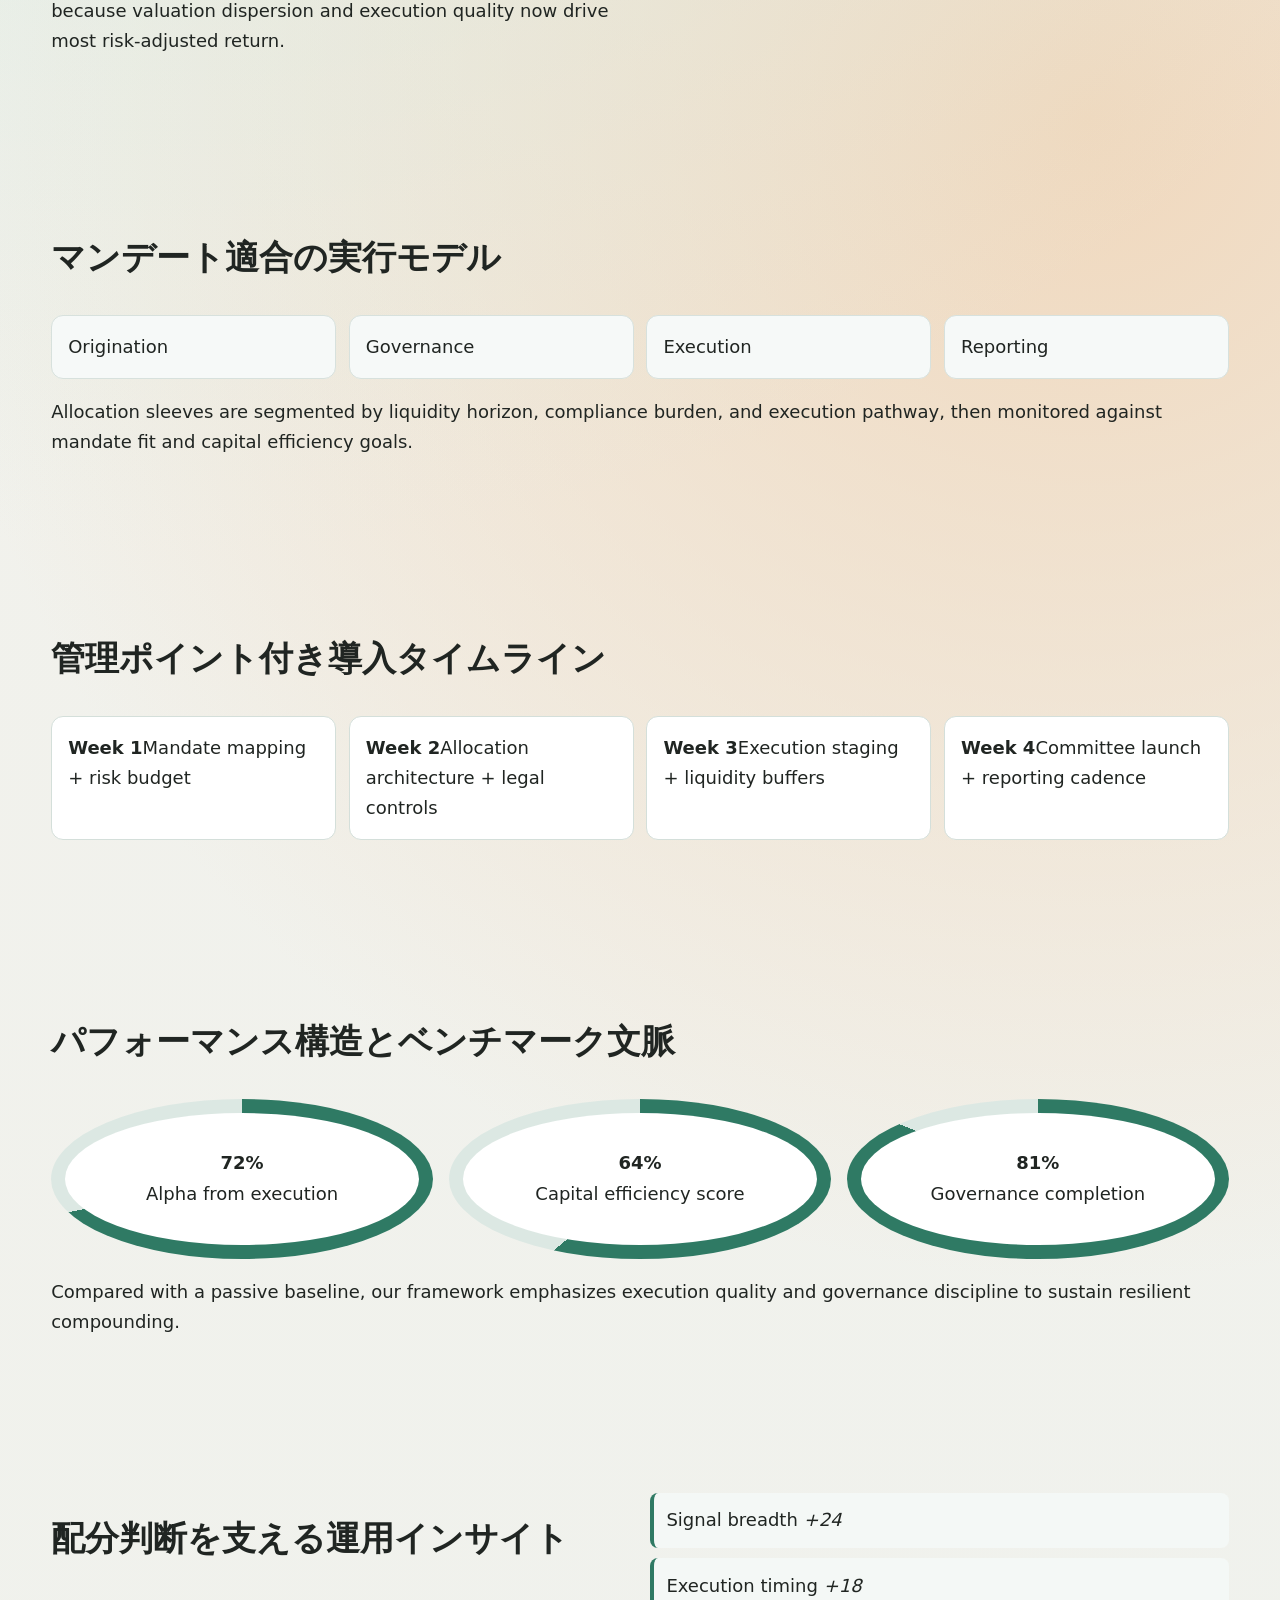
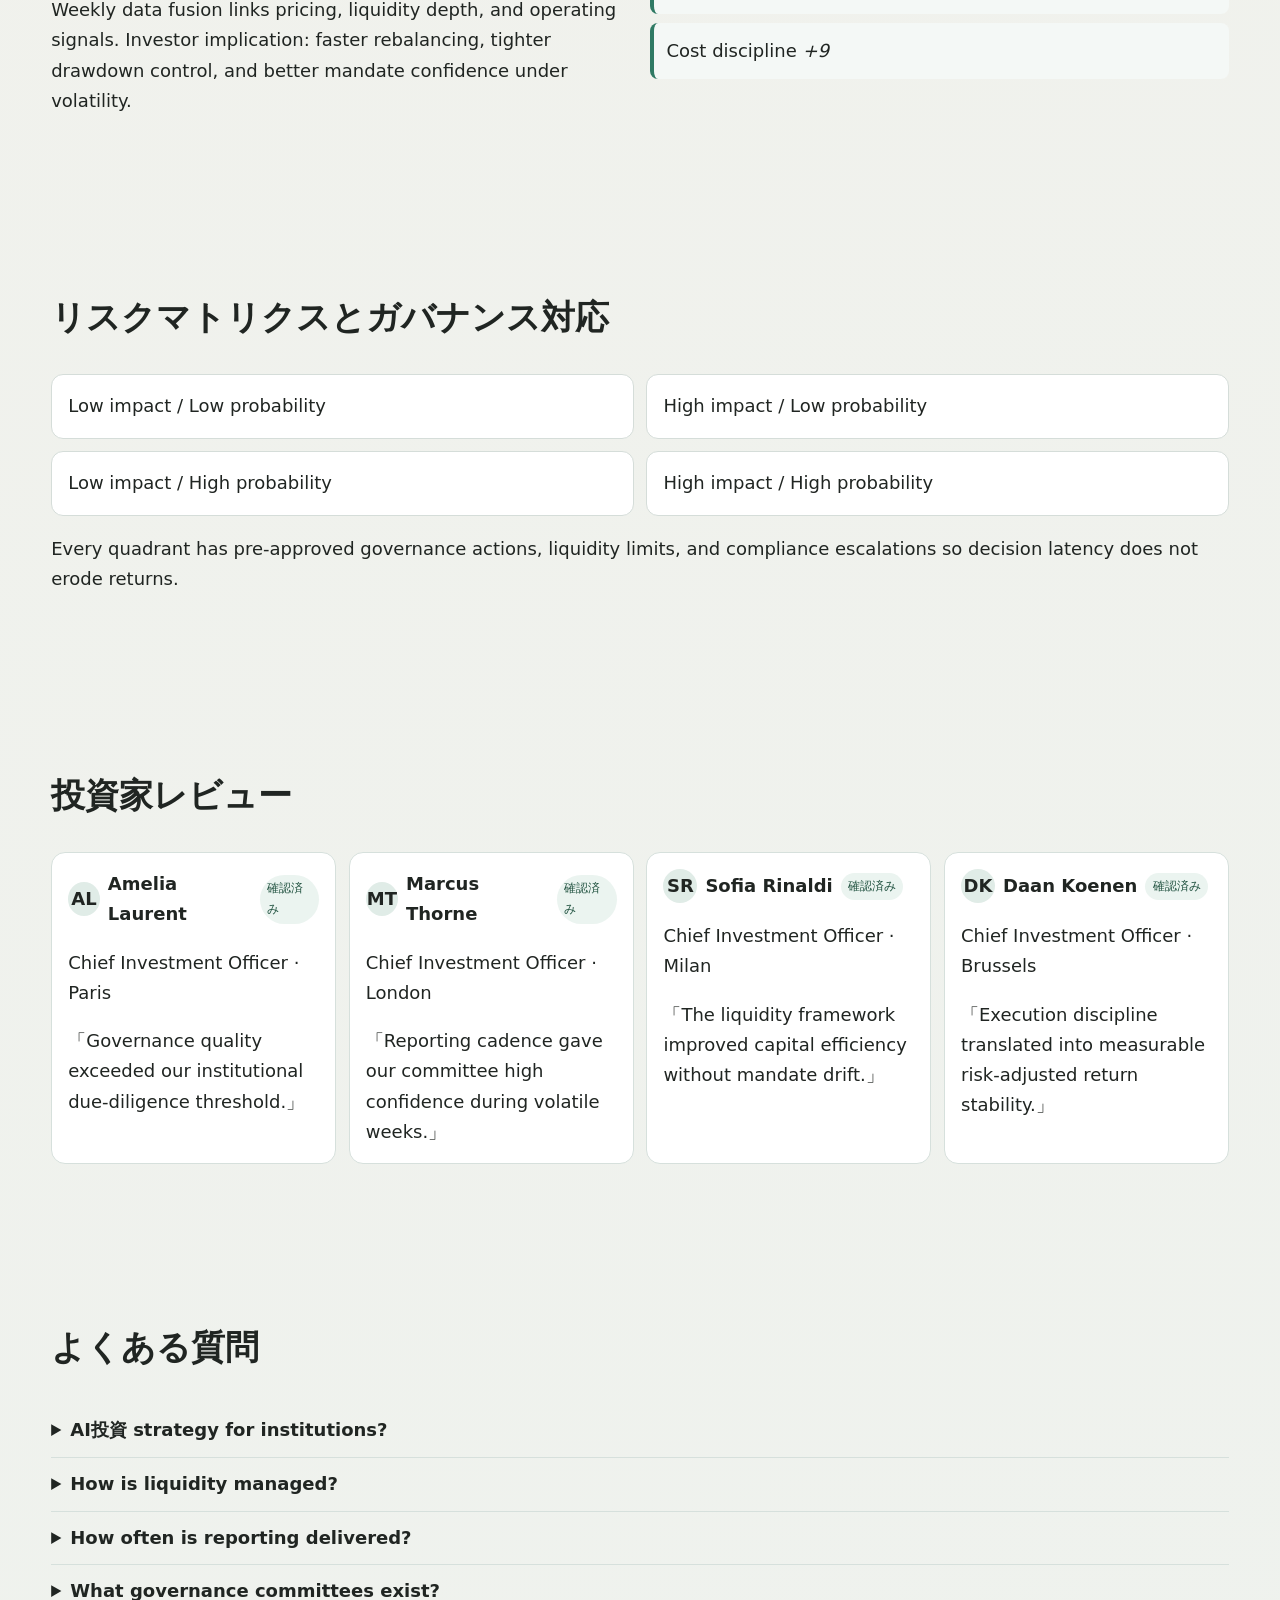
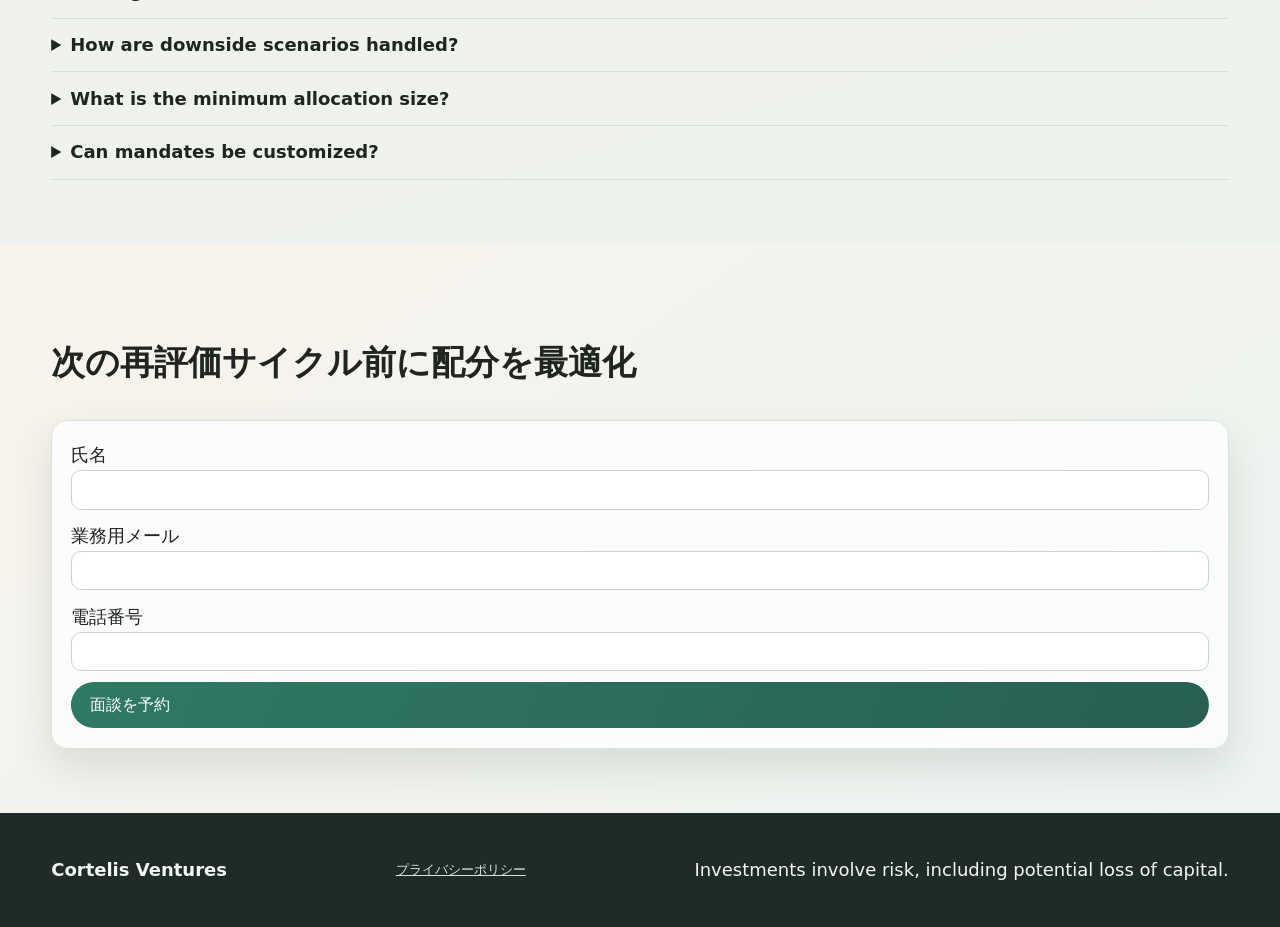
<file: jp/index.html>
<!DOCTYPE html>
<html lang="ja">
<head>
<meta charset="UTF-8"><meta name="viewport" content="width=device-width, initial-scale=1.0">
<title>Cortelis Ventures | 機関投資家向けAI投資</title>
<meta name="description" content="Cortelis Venturesは、ガバナンス重視の執行、流動性管理、透明なレポーティングを備えた機関投資向けAI戦略を提供します。">
<link rel="canonical" href="https://cortelisventures.com/jp/index.html">
<link rel="alternate" hreflang="en" href="https://cortelisventures.com/index.html">
<link rel="alternate" hreflang="de" href="https://cortelisventures.com/de/index.html">
<link rel="alternate" hreflang="fr" href="https://cortelisventures.com/fr/index.html">
<link rel="alternate" hreflang="es" href="https://cortelisventures.com/es/index.html">
<link rel="alternate" hreflang="it" href="https://cortelisventures.com/it/index.html">
<link rel="alternate" hreflang="tr" href="https://cortelisventures.com/tr/index.html">
<link rel="alternate" hreflang="pt" href="https://cortelisventures.com/pt/index.html">
<link rel="alternate" hreflang="jp" href="https://cortelisventures.com/jp/index.html">
<link rel="alternate" hreflang="sk" href="https://cortelisventures.com/sk/index.html">
<link rel="alternate" hreflang="be" href="https://cortelisventures.com/be/index.html">
<meta property="og:title" content="Cortelis Ventures | 機関投資家向けAI投資"><meta property="og:description" content="Cortelis Venturesは、ガバナンス重視の執行、流動性管理、透明なレポーティングを備えた機関投資向けAI戦略を提供します。"><meta property="og:type" content="website"><meta property="og:url" content="https://cortelisventures.com/jp/index.html">
<meta name="twitter:card" content="summary_large_image"><meta name="twitter:title" content="Cortelis Ventures | 機関投資家向けAI投資"><meta name="twitter:description" content="Cortelis Venturesは、ガバナンス重視の執行、流動性管理、透明なレポーティングを備えた機関投資向けAI戦略を提供します。">
<link rel="stylesheet" href="../assets/style.css">
<script defer src="../assets/app.js"></script>
</head>
<body data-locale="ja-JP" data-currency="JPY">
<header class="site-header"><div class="brand">Cortelis Ventures</div><nav class="main-nav"><a href="#s1">マンデート</a><a href="#s2">モデル</a><a href="#s3">プロセス</a><a href="#s4">リスク</a><a href="#s5">FAQ</a></nav><div class="header-actions"><div class="lang-wrap"><button class="btn btn-ghost lang-trigger" aria-expanded="false">日本語</button><div class="lang-menu">
<a href="../index.html">English</a><a href="../de/index.html">Deutsch</a><a href="../fr/index.html">Français</a><a href="../es/index.html">Español</a><a href="../it/index.html">Italiano</a><a href="../tr/index.html">Türkçe</a><a href="../pt/index.html">Português</a><a href="../jp/index.html">日本語</a><a href="../sk/index.html">Slovenčina</a><a href="../be/index.html">Nederlands</a>
</div></div><a class="btn" href="#lead">機関向けブリーフィングを依頼</a><button class="burger" aria-label="Menu">☰</button></div></header>
<div class="mobile-drawer" aria-hidden="true"><button class="drawer-close" aria-label="Close">✕</button><nav><a href="#s1">マンデート</a><a href="#s2">モデル</a><a href="#s3">プロセス</a><a href="#s4">リスク</a><a href="#s5">FAQ</a></nav><div class="drawer-lang">
<a href="../index.html">English</a><a href="../de/index.html">Deutsch</a><a href="../fr/index.html">Français</a><a href="../es/index.html">Español</a><a href="../it/index.html">Italiano</a><a href="../tr/index.html">Türkçe</a><a href="../pt/index.html">Português</a><a href="../jp/index.html">日本語</a><a href="../sk/index.html">Slovenčina</a><a href="../be/index.html">Nederlands</a>
</div><a class="btn" href="#lead">機関向けブリーフィングを依頼</a></div><div class="overlay"></div>
<main>
<section class="hero" id="lead"><div><p class="eyebrow">Cortelis Ventures · AI投資</p><h1>機関資本のためのAI投資</h1><p>Cortelis Venturesは、統制されたアップサイド、流動性配慮の執行、マンデート適合レポーティングを求める投資家向けにAI投資を設計します。</p></div>
<form class="lead-form"><label>氏名<input required></label><label>業務用メール<input type="email" required></label><label>電話番号<input required></label><button class="btn" type="submit">面談を予約</button></form></section>
<section class="calculator section-light" id="s1"><h2>機関投資配分シミュレーター</h2><p>月次コリドー前提：低位8%、基準11.5%、高位15%。</p><div class="calc-inputs"><div class="segmented"><button data-amount="10000" class="active">10k</button><button data-amount="50000">50k</button><button data-amount="150000">150k</button></div><div class="slider-wrap"><span>3–24 months</span><input type="range" min="3" max="24" value="12" id="months"><span class="pill"><b id="monthsValue">12</b> months</span></div></div><div class="calc-results"><article><h3>Low</h3><p id="lowVal"></p><small>illustrative corridor</small></article><article><h3>Base</h3><p id="baseVal"></p><small>illustrative corridor</small></article><article><h3>High</h3><p id="highVal"></p><small>illustrative corridor</small></article></div><p class="tiny">年率コリドー参照: 80%–200%。</p><p class="tiny">本数値は参考コリドーであり将来成果を保証するものではありません。ガバナンスおよび流動性制約が適用されます。</p></section>
<section class="kpi section-dark" id="s2"><h2>キャピタル・インテリジェンス概要</h2><div class="kpi-strip"><div><strong>92%</strong><span>Mandate retention</span></div><div><strong>14.8%</strong><span>Illustrative monthly capture</span></div><div><strong>48h</strong><span>Risk committee response</span></div><div><strong>7</strong><span>Liquidity checkpoints</span></div></div></section>
<section class="split" id="s3"><div><h2>このAI市場ウィンドウが重要な理由</h2><p>AI投資 combines compute scale, enterprise adoption, and measurable productivity delta. For allocators, timing matters because valuation dispersion and execution quality now drive most risk-adjusted return.</p></div><div class="visual bars"><div><span>Our stack</span><i style="--w:82%"></i></div><div><span>Market baseline</span><i style="--w:54%"></i></div></div></section>
<section class="model grid" id="s4"><h2>マンデート適合の実行モデル</h2><div class="flow"><div>Origination</div><div>Governance</div><div>Execution</div><div>Reporting</div></div><p>Allocation sleeves are segmented by liquidity horizon, compliance burden, and execution pathway, then monitored against mandate fit and capital efficiency goals.</p></section>
<section class="timeline" id="s5"><h2>管理ポイント付き導入タイムライン</h2><ol><li><b>Week 1</b><span>Mandate mapping + risk budget</span></li><li><b>Week 2</b><span>Allocation architecture + legal controls</span></li><li><b>Week 3</b><span>Execution staging + liquidity buffers</span></li><li><b>Week 4</b><span>Committee launch + reporting cadence</span></li></ol></section>
<section class="metrics section-light" id="s6"><h2>パフォーマンス構造とベンチマーク文脈</h2><div class="radials"><div class="ring" style="--p:72"><b>72%</b><span>Alpha from execution</span></div><div class="ring" style="--p:64"><b>64%</b><span>Capital efficiency score</span></div><div class="ring" style="--p:81"><b>81%</b><span>Governance completion</span></div></div><p>Compared with a passive baseline, our framework emphasizes execution quality and governance discipline to sustain resilient compounding.</p></section>
<section class="insights split reverse" id="s7"><div><h2>配分判断を支える運用インサイト</h2><p>Weekly data fusion links pricing, liquidity depth, and operating signals. Investor implication: faster rebalancing, tighter drawdown control, and better mandate confidence under volatility.</p></div><div class="waterfall"><div>Signal breadth <em>+24</em></div><div>Execution timing <em>+18</em></div><div>Cost discipline <em>+9</em></div></div></section>
<section class="risk" id="s8"><h2>リスクマトリクスとガバナンス対応</h2><div class="matrix"><div>Low impact / Low probability</div><div>High impact / Low probability</div><div>Low impact / High probability</div><div>High impact / High probability</div></div><p>Every quadrant has pre-approved governance actions, liquidity limits, and compliance escalations so decision latency does not erode returns.</p></section>
<section class="reviews section-light" id="s9"><h2>投資家レビュー</h2><div class="review-grid"><article><div class="top"><span class="avatar">AL</span><strong>Amelia Laurent</strong><span class="verified">確認済み</span></div><p class="meta">Chief Investment Officer · Paris</p><q>Governance quality exceeded our institutional due-diligence threshold.</q></article><article><div class="top"><span class="avatar">MT</span><strong>Marcus Thorne</strong><span class="verified">確認済み</span></div><p class="meta">Chief Investment Officer · London</p><q>Reporting cadence gave our committee high confidence during volatile weeks.</q></article><article><div class="top"><span class="avatar">SR</span><strong>Sofia Rinaldi</strong><span class="verified">確認済み</span></div><p class="meta">Chief Investment Officer · Milan</p><q>The liquidity framework improved capital efficiency without mandate drift.</q></article><article><div class="top"><span class="avatar">DK</span><strong>Daan Koenen</strong><span class="verified">確認済み</span></div><p class="meta">Chief Investment Officer · Brussels</p><q>Execution discipline translated into measurable risk-adjusted return stability.</q></article></div></section>
<section class="faq" id="s10"><h2>よくある質問</h2><div class="faq-list"><details><summary>AI投資 strategy for institutions?</summary><p>Our team aligns governance, liquidity, compliance, and execution so each allocation decision remains measurable and committee-ready.</p></details><details><summary>How is liquidity managed?</summary><p>Our team aligns governance, liquidity, compliance, and execution so each allocation decision remains measurable and committee-ready.</p></details><details><summary>How often is reporting delivered?</summary><p>Our team aligns governance, liquidity, compliance, and execution so each allocation decision remains measurable and committee-ready.</p></details><details><summary>What governance committees exist?</summary><p>Our team aligns governance, liquidity, compliance, and execution so each allocation decision remains measurable and committee-ready.</p></details><details><summary>How are downside scenarios handled?</summary><p>Our team aligns governance, liquidity, compliance, and execution so each allocation decision remains measurable and committee-ready.</p></details><details><summary>What is the minimum allocation size?</summary><p>Our team aligns governance, liquidity, compliance, and execution so each allocation decision remains measurable and committee-ready.</p></details><details><summary>Can mandates be customized?</summary><p>Our team aligns governance, liquidity, compliance, and execution so each allocation decision remains measurable and committee-ready.</p></details></div></section>
<section class="final-cta"><h2>次の再評価サイクル前に配分を最適化</h2><form class="lead-form"><label>氏名<input required></label><label>業務用メール<input type="email" required></label><label>電話番号<input required></label><button class="btn" type="submit">面談を予約</button></form></section>
</main>
<footer><strong>Cortelis Ventures</strong> <button class="privacy-link">プライバシーポリシー</button><p>Investments involve risk, including potential loss of capital.</p></footer>
<div class="modal" aria-hidden="true"><div class="modal-card"><button class="modal-x" aria-label="Close">✕</button><h2>プライバシーポリシー</h2><div class="modal-content"><h3>Introduction</h3><p>We process investor data for onboarding and mandate operations.</p><h3>Data collection</h3><p>Name, professional contact details and communication logs.</p><h3>Legal basis</h3><p>Contract, legitimate interest, and compliance obligations.</p><h3>Cookies</h3><p>Analytics and functional cookies with consent controls.</p><h3>Retention</h3><p>Data is retained per legal and regulatory schedules.</p><h3>Third-party sharing</h3><p>Custodians, auditors, and regulated service providers only.</p><h3>Security</h3><p>Encryption, access controls, and continuous monitoring.</p><h3>User rights</h3><p>Access, correction, deletion, and objection rights available.</p><h3>International transfers</h3><p>Transfers use safeguards and contractual protections.</p><h3>Industry risk disclosure</h3><p>AI investments are volatile; outcomes are not guaranteed.</p><h3>Contact</h3><p>compliance@cortelisventures.com</p></div><div class="modal-footer"><button class="btn btn-ghost modal-close">Close</button></div></div></div>
<script type="application/ld+json">{"@context": "https://schema.org", "@graph": [{"@type": "Organization", "name": "Cortelis Ventures", "url": "https://cortelisventures.com"}, {"@type": "WebSite", "name": "Cortelis Ventures", "url": "https://cortelisventures.com"}, {"@type": "FAQPage", "mainEntity": [{"@type": "Question", "name": "AI\u6295\u8cc7 strategy for institutions?", "acceptedAnswer": {"@type": "Answer", "text": "Governed institutional framework"}}]}, {"@type": "Review", "reviewBody": "High-quality governance and reporting.", "author": {"@type": "Person", "name": "Amelia Laurent"}}]}</script>
</body></html>
</file>
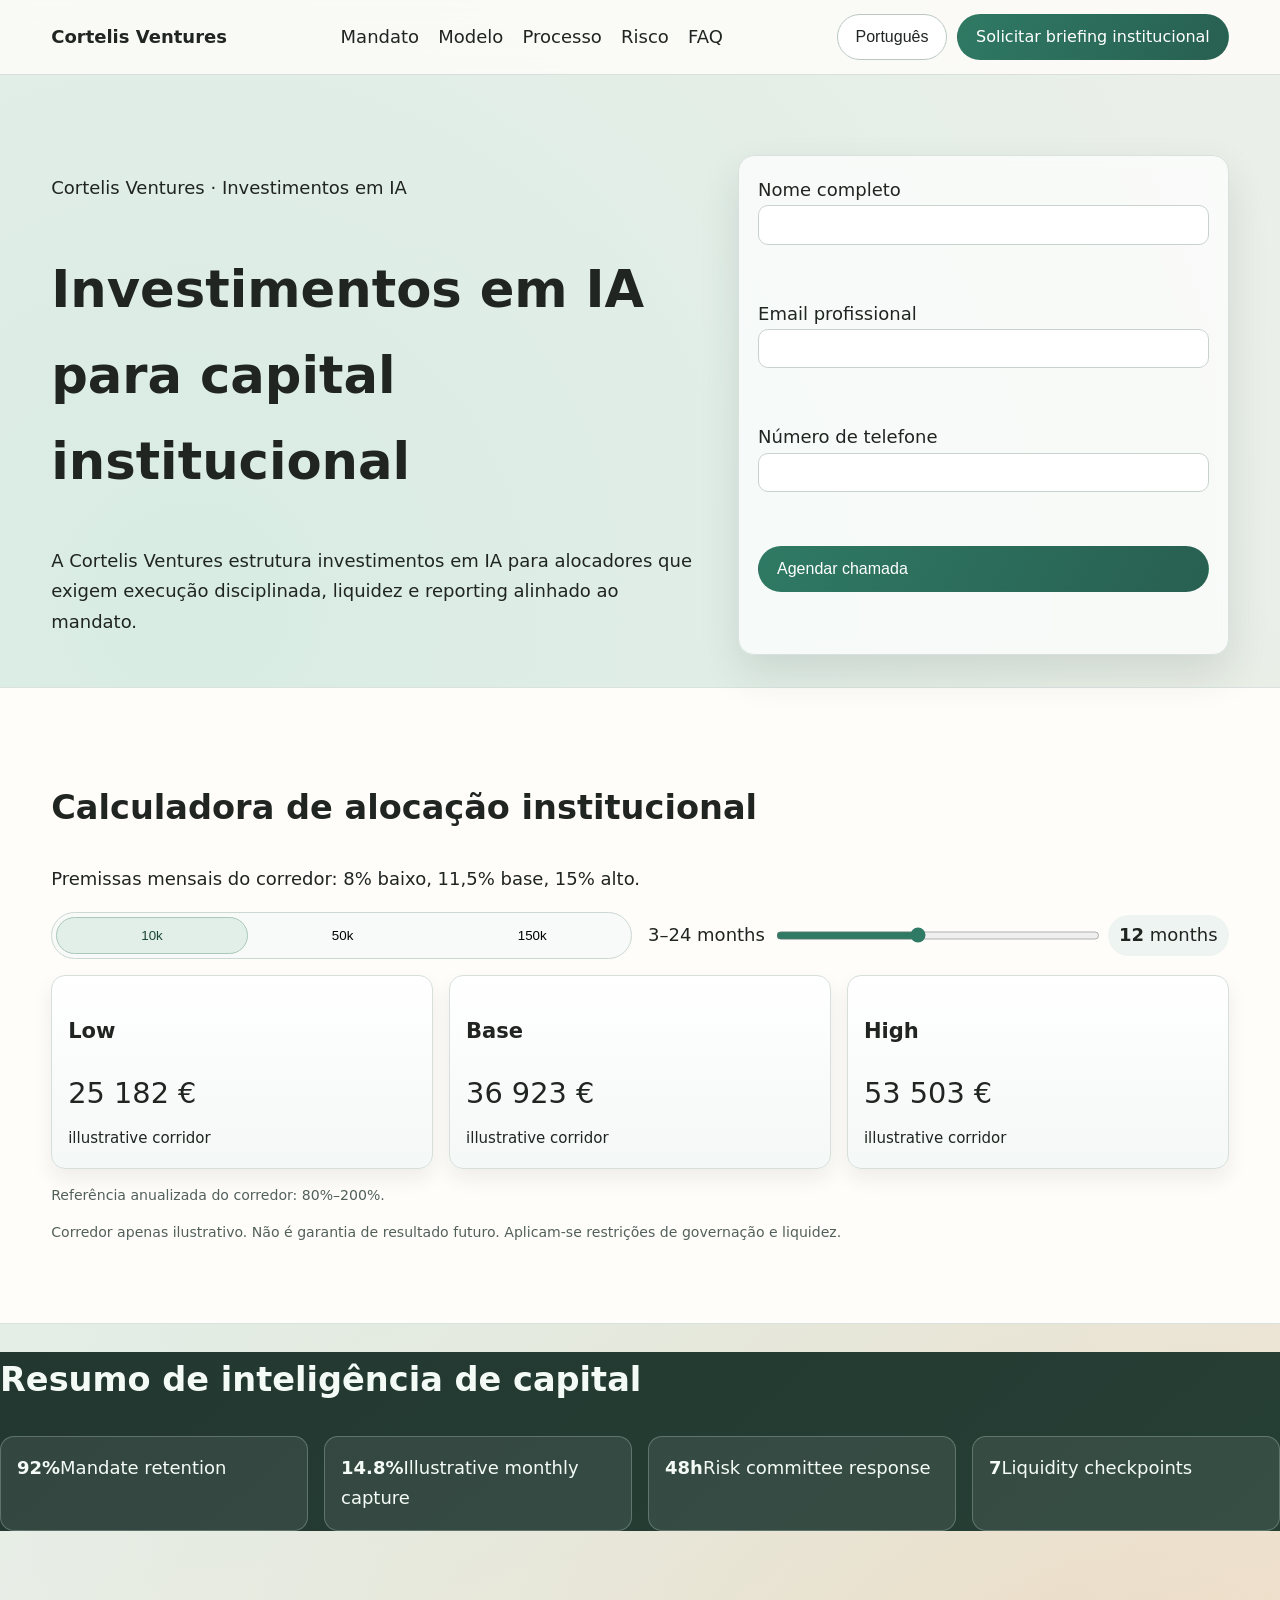
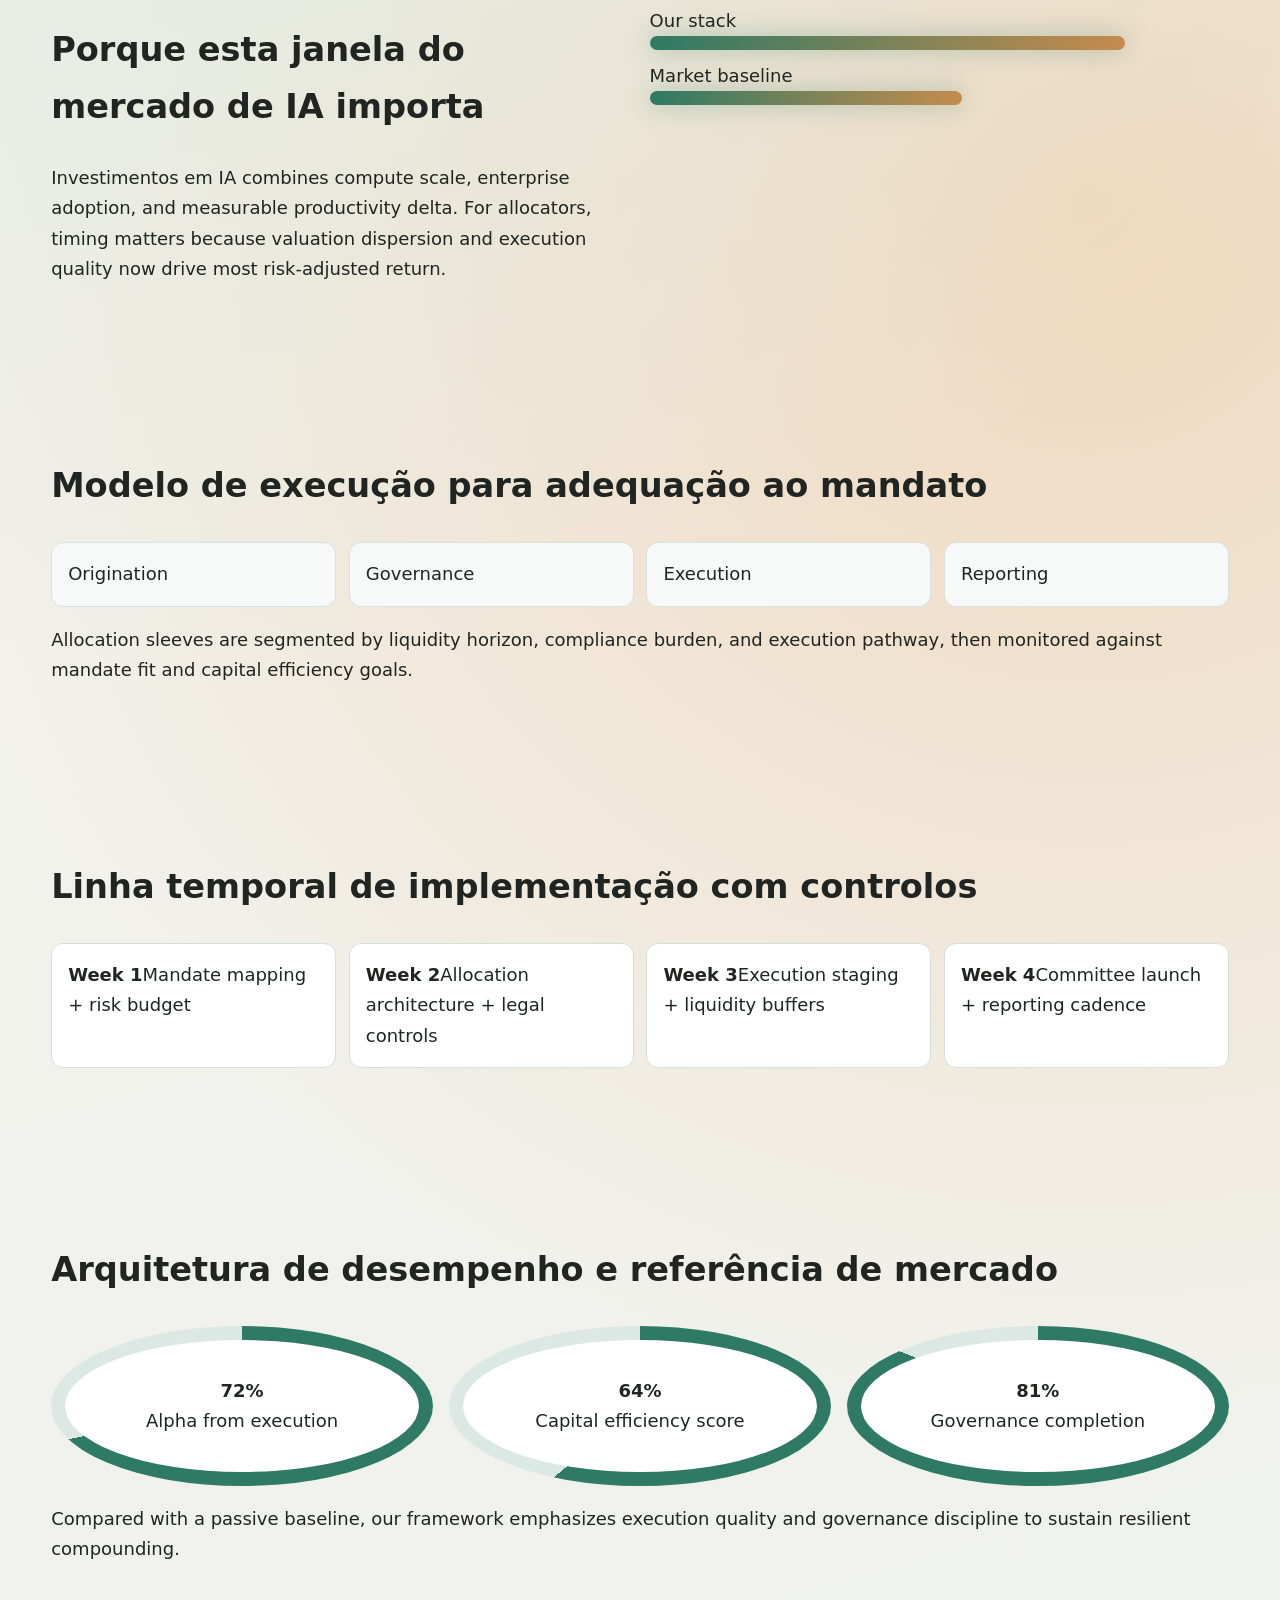
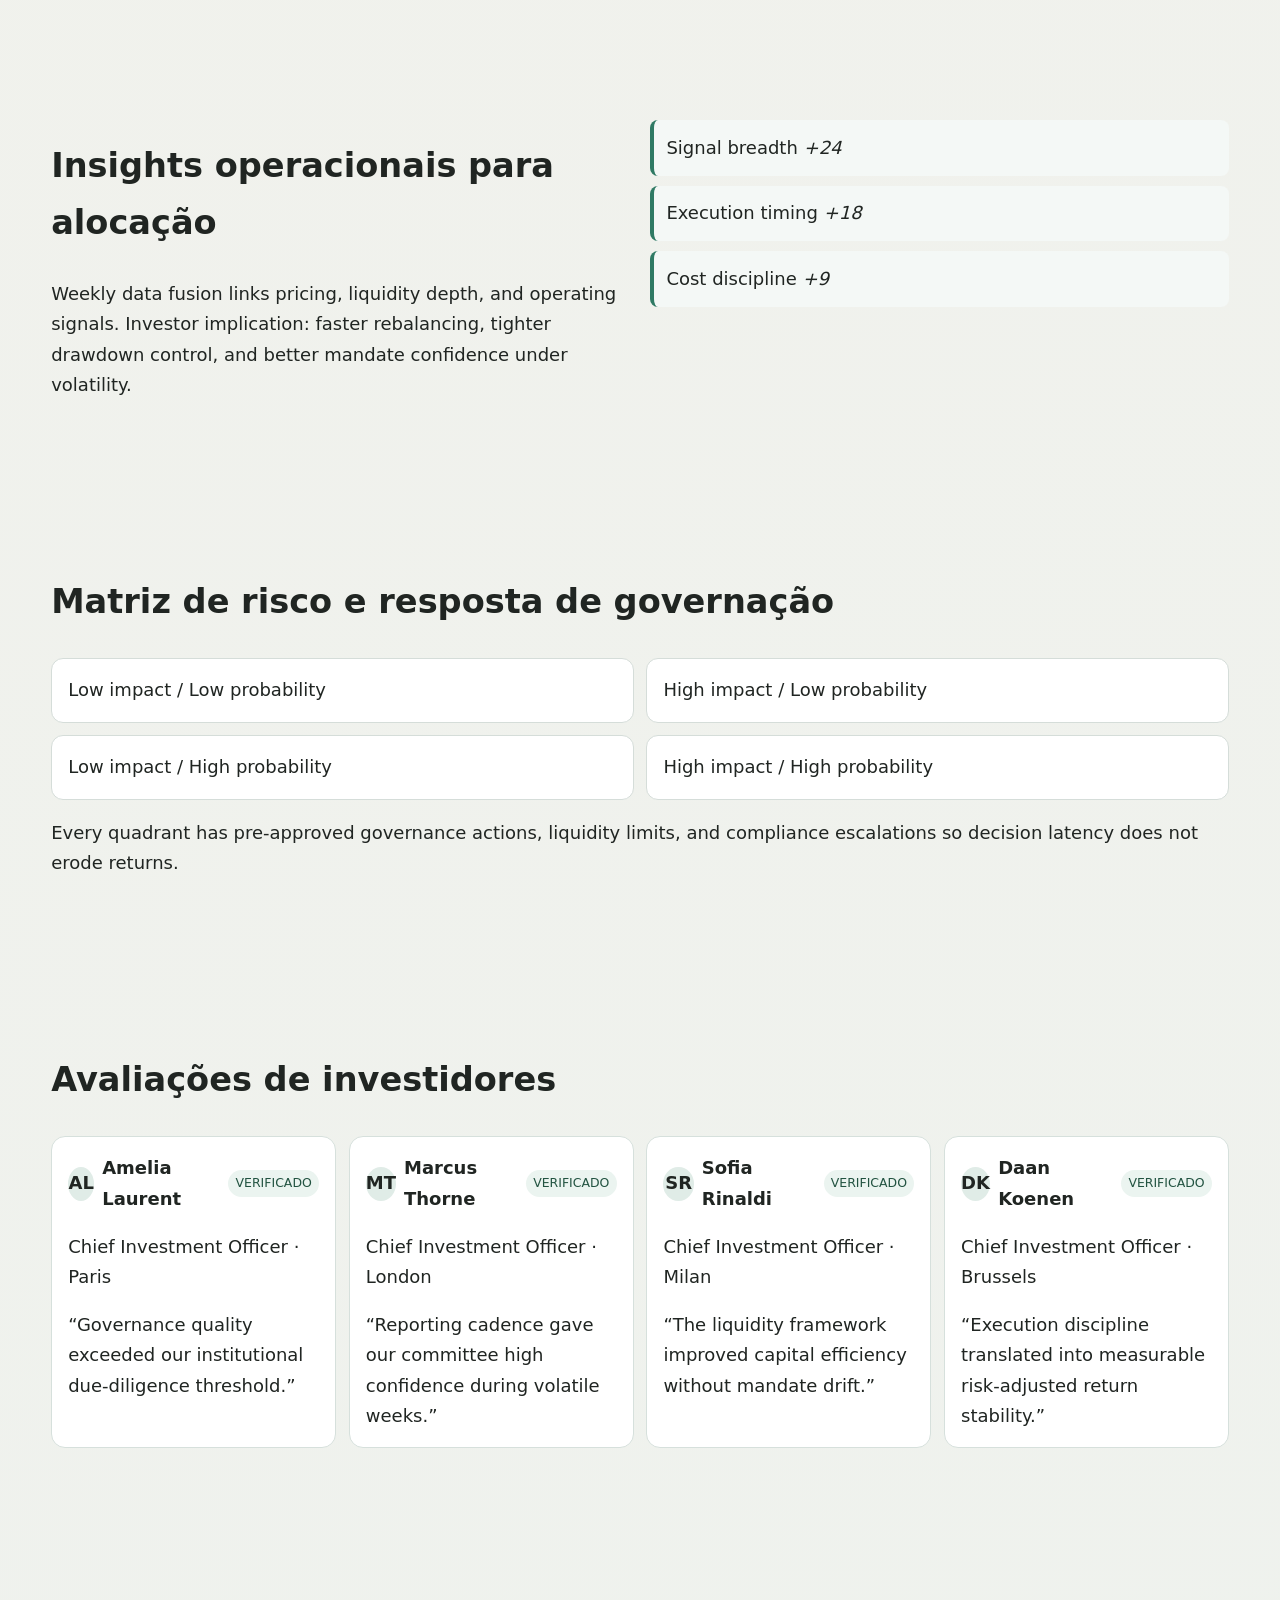
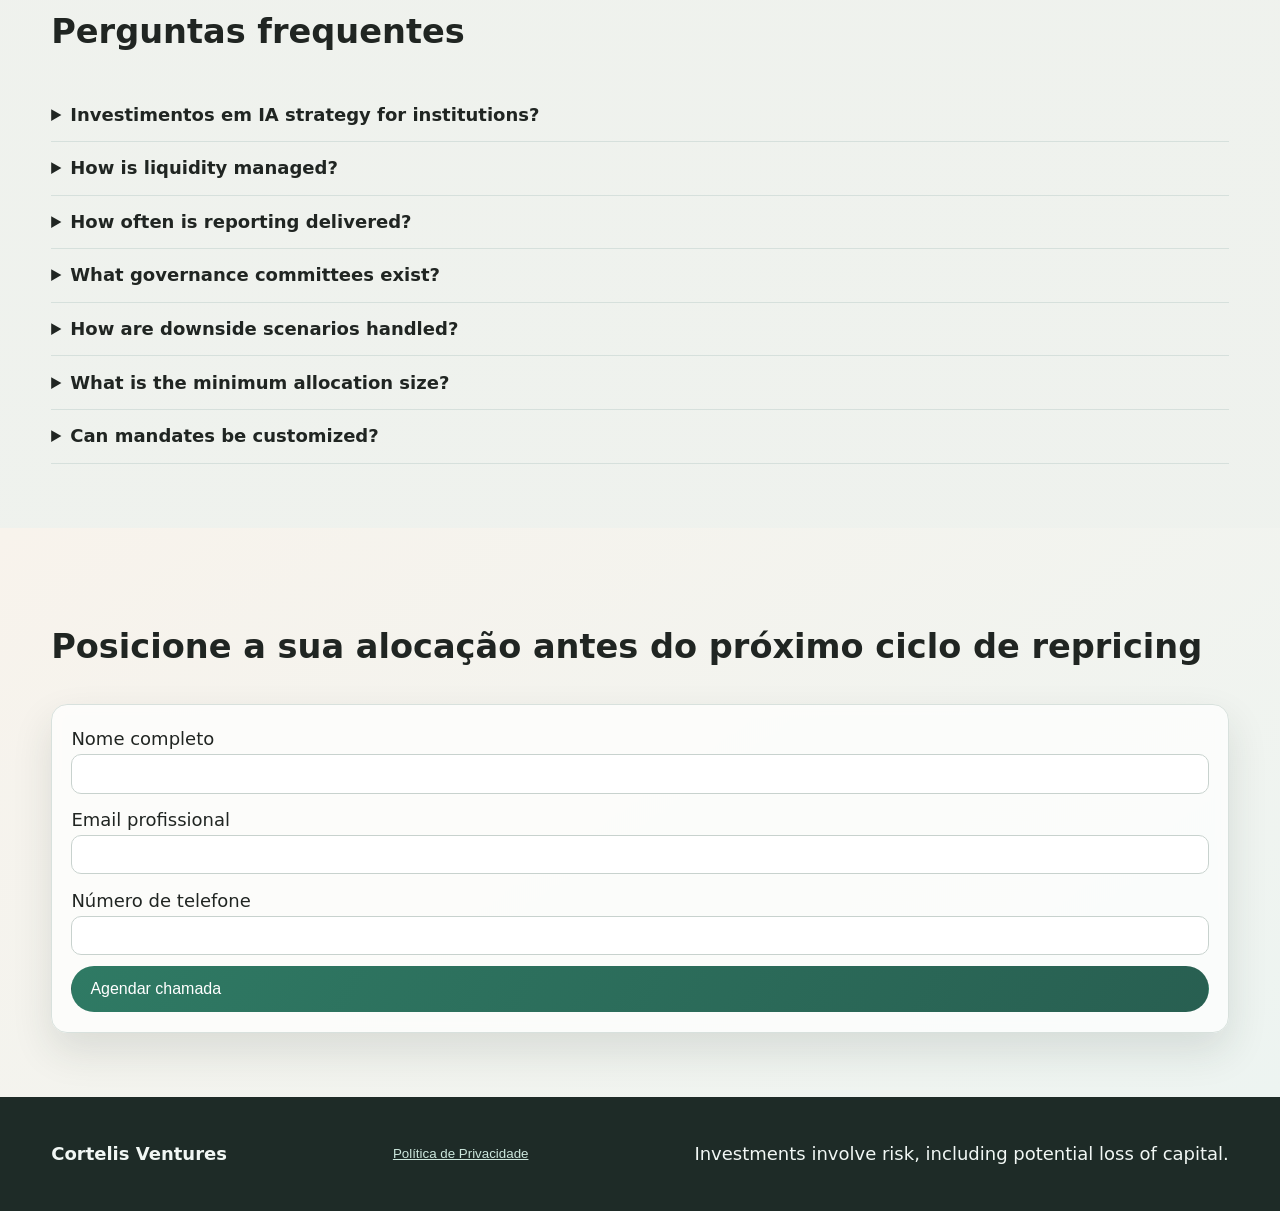
<file: pt/index.html>
<!DOCTYPE html>
<html lang="pt">
<head>
<meta charset="UTF-8"><meta name="viewport" content="width=device-width, initial-scale=1.0">
<title>Cortelis Ventures | Investimentos em IA para alocadores institucionais</title>
<meta name="description" content="A Cortelis Ventures oferece estratégias institucionais de IA com governação, controlo de liquidez e reporting transparente.">
<link rel="canonical" href="https://cortelisventures.com/pt/index.html">
<link rel="alternate" hreflang="en" href="https://cortelisventures.com/index.html">
<link rel="alternate" hreflang="de" href="https://cortelisventures.com/de/index.html">
<link rel="alternate" hreflang="fr" href="https://cortelisventures.com/fr/index.html">
<link rel="alternate" hreflang="es" href="https://cortelisventures.com/es/index.html">
<link rel="alternate" hreflang="it" href="https://cortelisventures.com/it/index.html">
<link rel="alternate" hreflang="tr" href="https://cortelisventures.com/tr/index.html">
<link rel="alternate" hreflang="pt" href="https://cortelisventures.com/pt/index.html">
<link rel="alternate" hreflang="jp" href="https://cortelisventures.com/jp/index.html">
<link rel="alternate" hreflang="sk" href="https://cortelisventures.com/sk/index.html">
<link rel="alternate" hreflang="be" href="https://cortelisventures.com/be/index.html">
<meta property="og:title" content="Cortelis Ventures | Investimentos em IA para alocadores institucionais"><meta property="og:description" content="A Cortelis Ventures oferece estratégias institucionais de IA com governação, controlo de liquidez e reporting transparente."><meta property="og:type" content="website"><meta property="og:url" content="https://cortelisventures.com/pt/index.html">
<meta name="twitter:card" content="summary_large_image"><meta name="twitter:title" content="Cortelis Ventures | Investimentos em IA para alocadores institucionais"><meta name="twitter:description" content="A Cortelis Ventures oferece estratégias institucionais de IA com governação, controlo de liquidez e reporting transparente.">
<link rel="stylesheet" href="../assets/style.css">
<script defer src="../assets/app.js"></script>
</head>
<body data-locale="pt-PT" data-currency="EUR">
<header class="site-header"><div class="brand">Cortelis Ventures</div><nav class="main-nav"><a href="#s1">Mandato</a><a href="#s2">Modelo</a><a href="#s3">Processo</a><a href="#s4">Risco</a><a href="#s5">FAQ</a></nav><div class="header-actions"><div class="lang-wrap"><button class="btn btn-ghost lang-trigger" aria-expanded="false">Português</button><div class="lang-menu">
<a href="../index.html">English</a><a href="../de/index.html">Deutsch</a><a href="../fr/index.html">Français</a><a href="../es/index.html">Español</a><a href="../it/index.html">Italiano</a><a href="../tr/index.html">Türkçe</a><a href="../pt/index.html">Português</a><a href="../jp/index.html">日本語</a><a href="../sk/index.html">Slovenčina</a><a href="../be/index.html">Nederlands</a>
</div></div><a class="btn" href="#lead">Solicitar briefing institucional</a><button class="burger" aria-label="Menu">☰</button></div></header>
<div class="mobile-drawer" aria-hidden="true"><button class="drawer-close" aria-label="Close">✕</button><nav><a href="#s1">Mandato</a><a href="#s2">Modelo</a><a href="#s3">Processo</a><a href="#s4">Risco</a><a href="#s5">FAQ</a></nav><div class="drawer-lang">
<a href="../index.html">English</a><a href="../de/index.html">Deutsch</a><a href="../fr/index.html">Français</a><a href="../es/index.html">Español</a><a href="../it/index.html">Italiano</a><a href="../tr/index.html">Türkçe</a><a href="../pt/index.html">Português</a><a href="../jp/index.html">日本語</a><a href="../sk/index.html">Slovenčina</a><a href="../be/index.html">Nederlands</a>
</div><a class="btn" href="#lead">Solicitar briefing institucional</a></div><div class="overlay"></div>
<main>
<section class="hero" id="lead"><div><p class="eyebrow">Cortelis Ventures · Investimentos em IA</p><h1>Investimentos em IA para capital institucional</h1><p>A Cortelis Ventures estrutura investimentos em IA para alocadores que exigem execução disciplinada, liquidez e reporting alinhado ao mandato.</p></div>
<form class="lead-form"><label>Nome completo<input required></label><label>Email profissional<input type="email" required></label><label>Número de telefone<input required></label><button class="btn" type="submit">Agendar chamada</button></form></section>
<section class="calculator section-light" id="s1"><h2>Calculadora de alocação institucional</h2><p>Premissas mensais do corredor: 8% baixo, 11,5% base, 15% alto.</p><div class="calc-inputs"><div class="segmented"><button data-amount="10000" class="active">10k</button><button data-amount="50000">50k</button><button data-amount="150000">150k</button></div><div class="slider-wrap"><span>3–24 months</span><input type="range" min="3" max="24" value="12" id="months"><span class="pill"><b id="monthsValue">12</b> months</span></div></div><div class="calc-results"><article><h3>Low</h3><p id="lowVal"></p><small>illustrative corridor</small></article><article><h3>Base</h3><p id="baseVal"></p><small>illustrative corridor</small></article><article><h3>High</h3><p id="highVal"></p><small>illustrative corridor</small></article></div><p class="tiny">Referência anualizada do corredor: 80%–200%.</p><p class="tiny">Corredor apenas ilustrativo. Não é garantia de resultado futuro. Aplicam-se restrições de governação e liquidez.</p></section>
<section class="kpi section-dark" id="s2"><h2>Resumo de inteligência de capital</h2><div class="kpi-strip"><div><strong>92%</strong><span>Mandate retention</span></div><div><strong>14.8%</strong><span>Illustrative monthly capture</span></div><div><strong>48h</strong><span>Risk committee response</span></div><div><strong>7</strong><span>Liquidity checkpoints</span></div></div></section>
<section class="split" id="s3"><div><h2>Porque esta janela do mercado de IA importa</h2><p>Investimentos em IA combines compute scale, enterprise adoption, and measurable productivity delta. For allocators, timing matters because valuation dispersion and execution quality now drive most risk-adjusted return.</p></div><div class="visual bars"><div><span>Our stack</span><i style="--w:82%"></i></div><div><span>Market baseline</span><i style="--w:54%"></i></div></div></section>
<section class="model grid" id="s4"><h2>Modelo de execução para adequação ao mandato</h2><div class="flow"><div>Origination</div><div>Governance</div><div>Execution</div><div>Reporting</div></div><p>Allocation sleeves are segmented by liquidity horizon, compliance burden, and execution pathway, then monitored against mandate fit and capital efficiency goals.</p></section>
<section class="timeline" id="s5"><h2>Linha temporal de implementação com controlos</h2><ol><li><b>Week 1</b><span>Mandate mapping + risk budget</span></li><li><b>Week 2</b><span>Allocation architecture + legal controls</span></li><li><b>Week 3</b><span>Execution staging + liquidity buffers</span></li><li><b>Week 4</b><span>Committee launch + reporting cadence</span></li></ol></section>
<section class="metrics section-light" id="s6"><h2>Arquitetura de desempenho e referência de mercado</h2><div class="radials"><div class="ring" style="--p:72"><b>72%</b><span>Alpha from execution</span></div><div class="ring" style="--p:64"><b>64%</b><span>Capital efficiency score</span></div><div class="ring" style="--p:81"><b>81%</b><span>Governance completion</span></div></div><p>Compared with a passive baseline, our framework emphasizes execution quality and governance discipline to sustain resilient compounding.</p></section>
<section class="insights split reverse" id="s7"><div><h2>Insights operacionais para alocação</h2><p>Weekly data fusion links pricing, liquidity depth, and operating signals. Investor implication: faster rebalancing, tighter drawdown control, and better mandate confidence under volatility.</p></div><div class="waterfall"><div>Signal breadth <em>+24</em></div><div>Execution timing <em>+18</em></div><div>Cost discipline <em>+9</em></div></div></section>
<section class="risk" id="s8"><h2>Matriz de risco e resposta de governação</h2><div class="matrix"><div>Low impact / Low probability</div><div>High impact / Low probability</div><div>Low impact / High probability</div><div>High impact / High probability</div></div><p>Every quadrant has pre-approved governance actions, liquidity limits, and compliance escalations so decision latency does not erode returns.</p></section>
<section class="reviews section-light" id="s9"><h2>Avaliações de investidores</h2><div class="review-grid"><article><div class="top"><span class="avatar">AL</span><strong>Amelia Laurent</strong><span class="verified">VERIFICADO</span></div><p class="meta">Chief Investment Officer · Paris</p><q>Governance quality exceeded our institutional due-diligence threshold.</q></article><article><div class="top"><span class="avatar">MT</span><strong>Marcus Thorne</strong><span class="verified">VERIFICADO</span></div><p class="meta">Chief Investment Officer · London</p><q>Reporting cadence gave our committee high confidence during volatile weeks.</q></article><article><div class="top"><span class="avatar">SR</span><strong>Sofia Rinaldi</strong><span class="verified">VERIFICADO</span></div><p class="meta">Chief Investment Officer · Milan</p><q>The liquidity framework improved capital efficiency without mandate drift.</q></article><article><div class="top"><span class="avatar">DK</span><strong>Daan Koenen</strong><span class="verified">VERIFICADO</span></div><p class="meta">Chief Investment Officer · Brussels</p><q>Execution discipline translated into measurable risk-adjusted return stability.</q></article></div></section>
<section class="faq" id="s10"><h2>Perguntas frequentes</h2><div class="faq-list"><details><summary>Investimentos em IA strategy for institutions?</summary><p>Our team aligns governance, liquidity, compliance, and execution so each allocation decision remains measurable and committee-ready.</p></details><details><summary>How is liquidity managed?</summary><p>Our team aligns governance, liquidity, compliance, and execution so each allocation decision remains measurable and committee-ready.</p></details><details><summary>How often is reporting delivered?</summary><p>Our team aligns governance, liquidity, compliance, and execution so each allocation decision remains measurable and committee-ready.</p></details><details><summary>What governance committees exist?</summary><p>Our team aligns governance, liquidity, compliance, and execution so each allocation decision remains measurable and committee-ready.</p></details><details><summary>How are downside scenarios handled?</summary><p>Our team aligns governance, liquidity, compliance, and execution so each allocation decision remains measurable and committee-ready.</p></details><details><summary>What is the minimum allocation size?</summary><p>Our team aligns governance, liquidity, compliance, and execution so each allocation decision remains measurable and committee-ready.</p></details><details><summary>Can mandates be customized?</summary><p>Our team aligns governance, liquidity, compliance, and execution so each allocation decision remains measurable and committee-ready.</p></details></div></section>
<section class="final-cta"><h2>Posicione a sua alocação antes do próximo ciclo de repricing</h2><form class="lead-form"><label>Nome completo<input required></label><label>Email profissional<input type="email" required></label><label>Número de telefone<input required></label><button class="btn" type="submit">Agendar chamada</button></form></section>
</main>
<footer><strong>Cortelis Ventures</strong> <button class="privacy-link">Política de Privacidade</button><p>Investments involve risk, including potential loss of capital.</p></footer>
<div class="modal" aria-hidden="true"><div class="modal-card"><button class="modal-x" aria-label="Close">✕</button><h2>Política de Privacidade</h2><div class="modal-content"><h3>Introduction</h3><p>We process investor data for onboarding and mandate operations.</p><h3>Data collection</h3><p>Name, professional contact details and communication logs.</p><h3>Legal basis</h3><p>Contract, legitimate interest, and compliance obligations.</p><h3>Cookies</h3><p>Analytics and functional cookies with consent controls.</p><h3>Retention</h3><p>Data is retained per legal and regulatory schedules.</p><h3>Third-party sharing</h3><p>Custodians, auditors, and regulated service providers only.</p><h3>Security</h3><p>Encryption, access controls, and continuous monitoring.</p><h3>User rights</h3><p>Access, correction, deletion, and objection rights available.</p><h3>International transfers</h3><p>Transfers use safeguards and contractual protections.</p><h3>Industry risk disclosure</h3><p>AI investments are volatile; outcomes are not guaranteed.</p><h3>Contact</h3><p>compliance@cortelisventures.com</p></div><div class="modal-footer"><button class="btn btn-ghost modal-close">Close</button></div></div></div>
<script type="application/ld+json">{"@context": "https://schema.org", "@graph": [{"@type": "Organization", "name": "Cortelis Ventures", "url": "https://cortelisventures.com"}, {"@type": "WebSite", "name": "Cortelis Ventures", "url": "https://cortelisventures.com"}, {"@type": "FAQPage", "mainEntity": [{"@type": "Question", "name": "Investimentos em IA strategy for institutions?", "acceptedAnswer": {"@type": "Answer", "text": "Governed institutional framework"}}]}, {"@type": "Review", "reviewBody": "High-quality governance and reporting.", "author": {"@type": "Person", "name": "Amelia Laurent"}}]}</script>
</body></html>
</file>
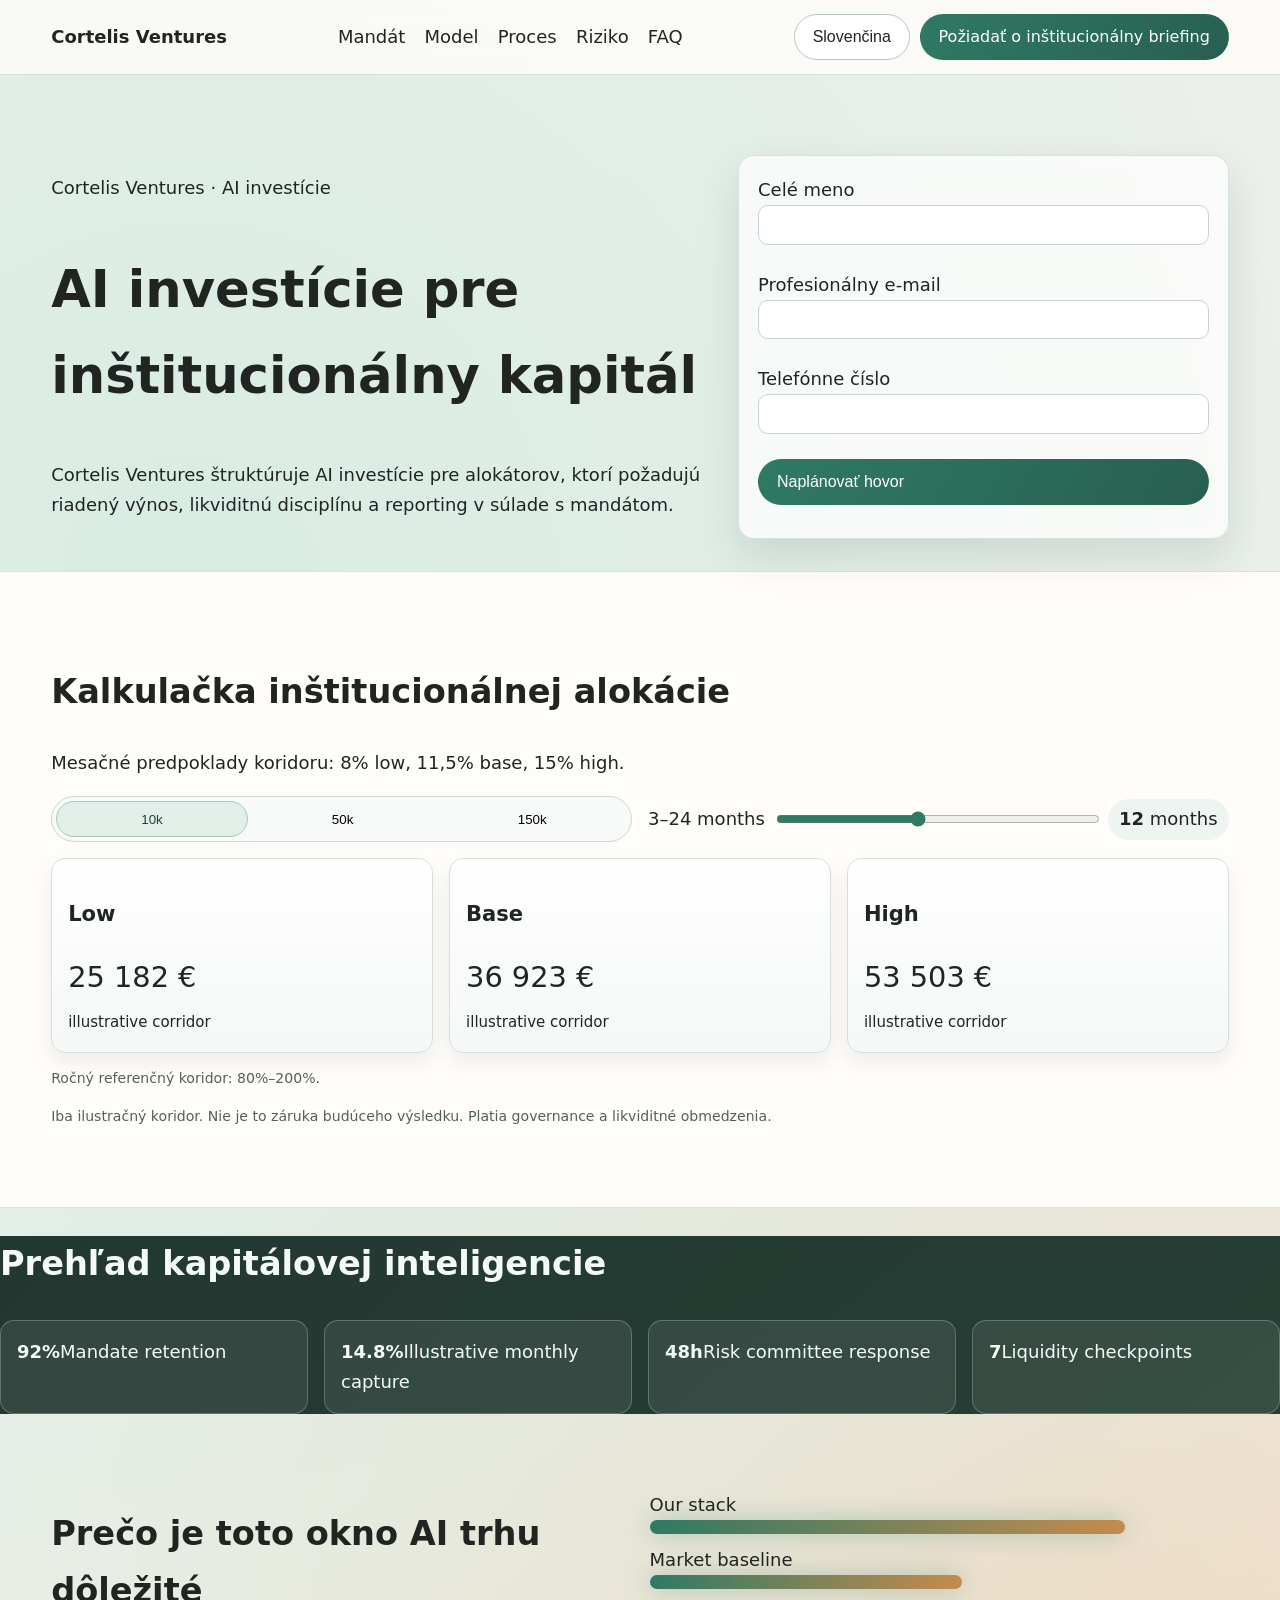
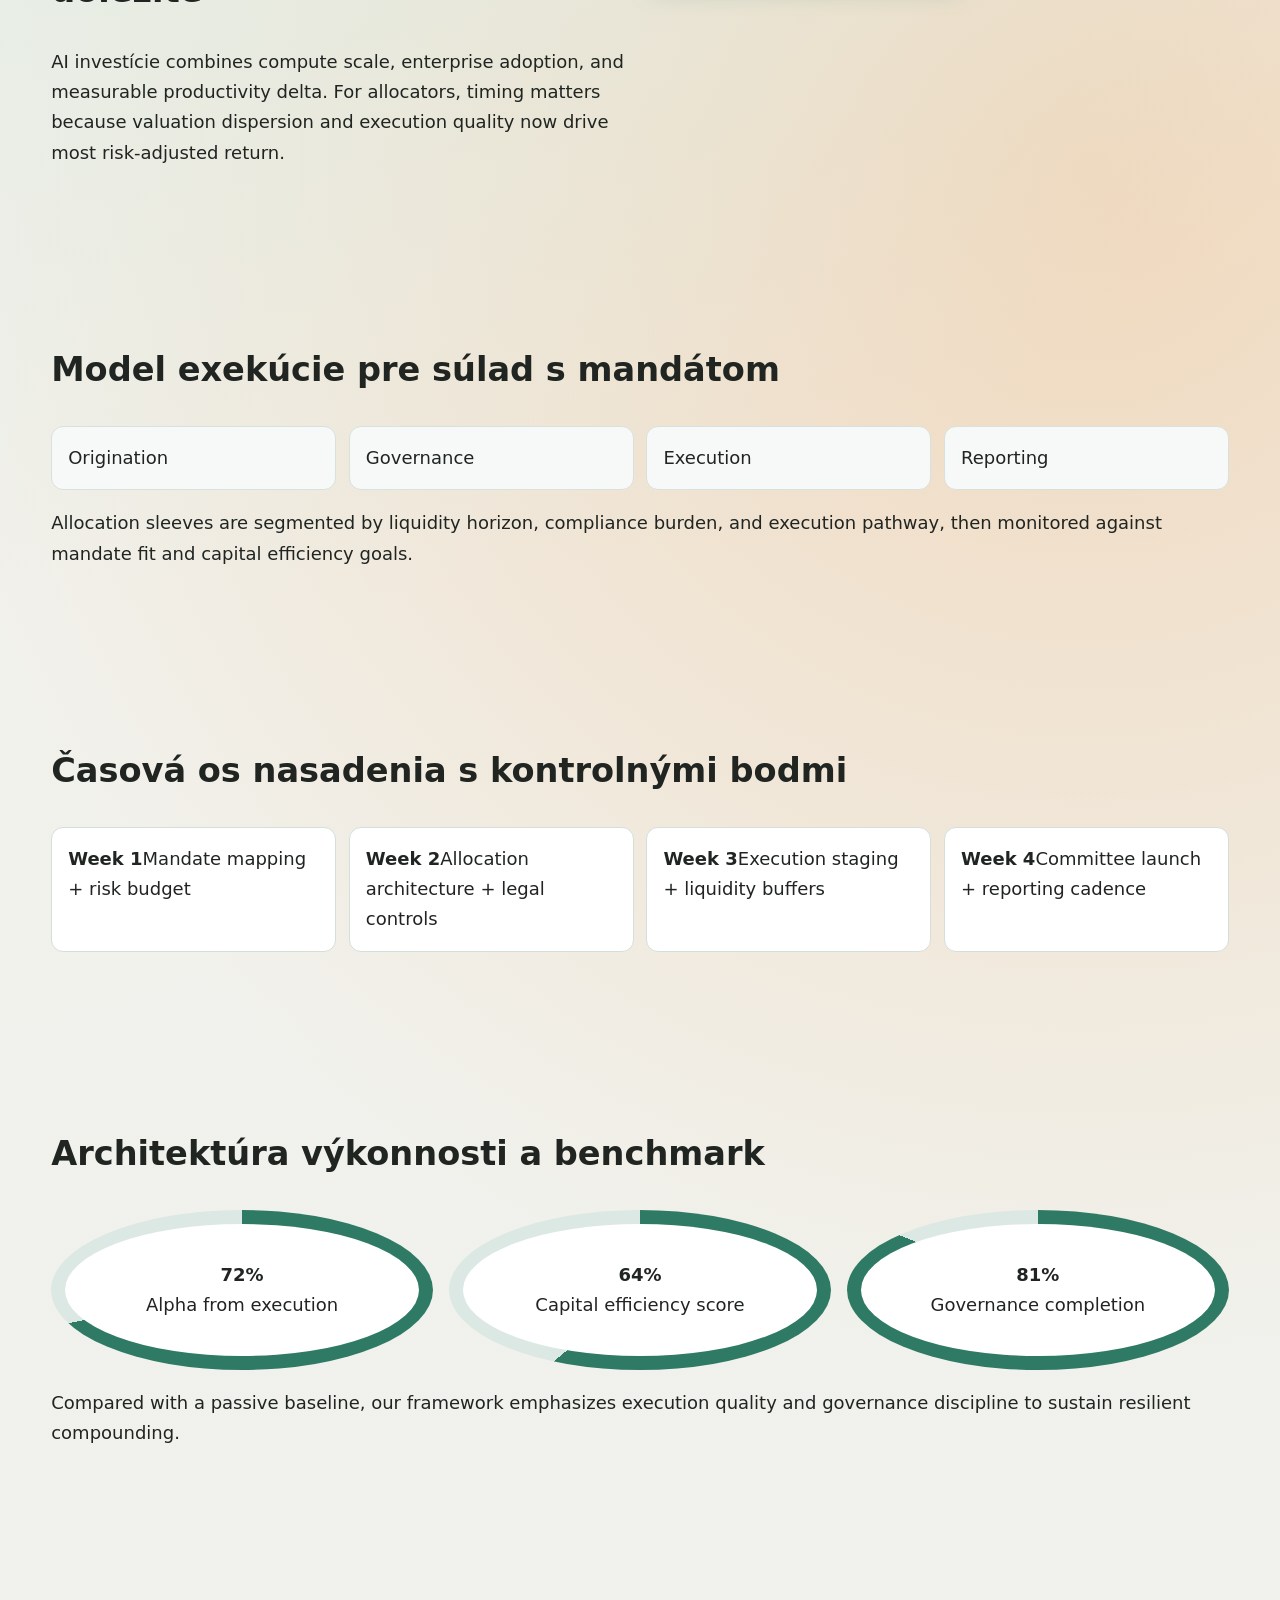
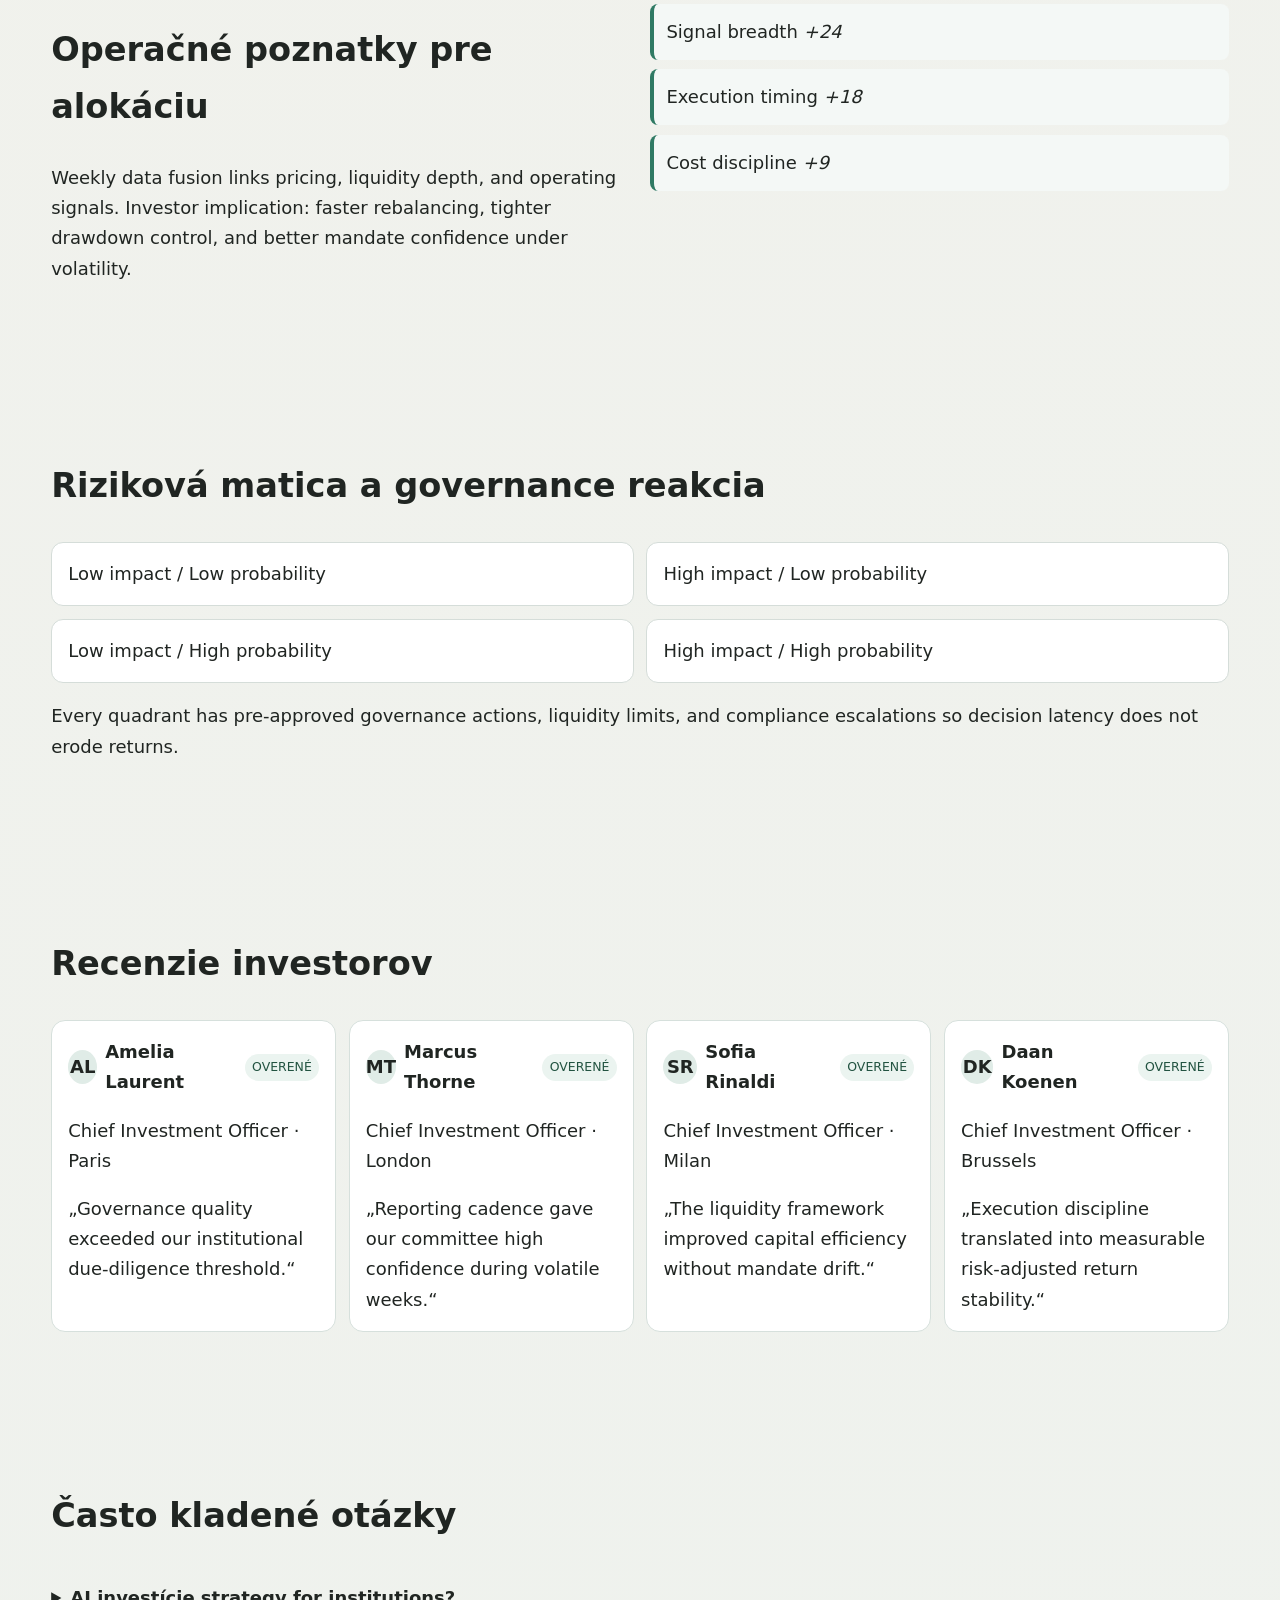
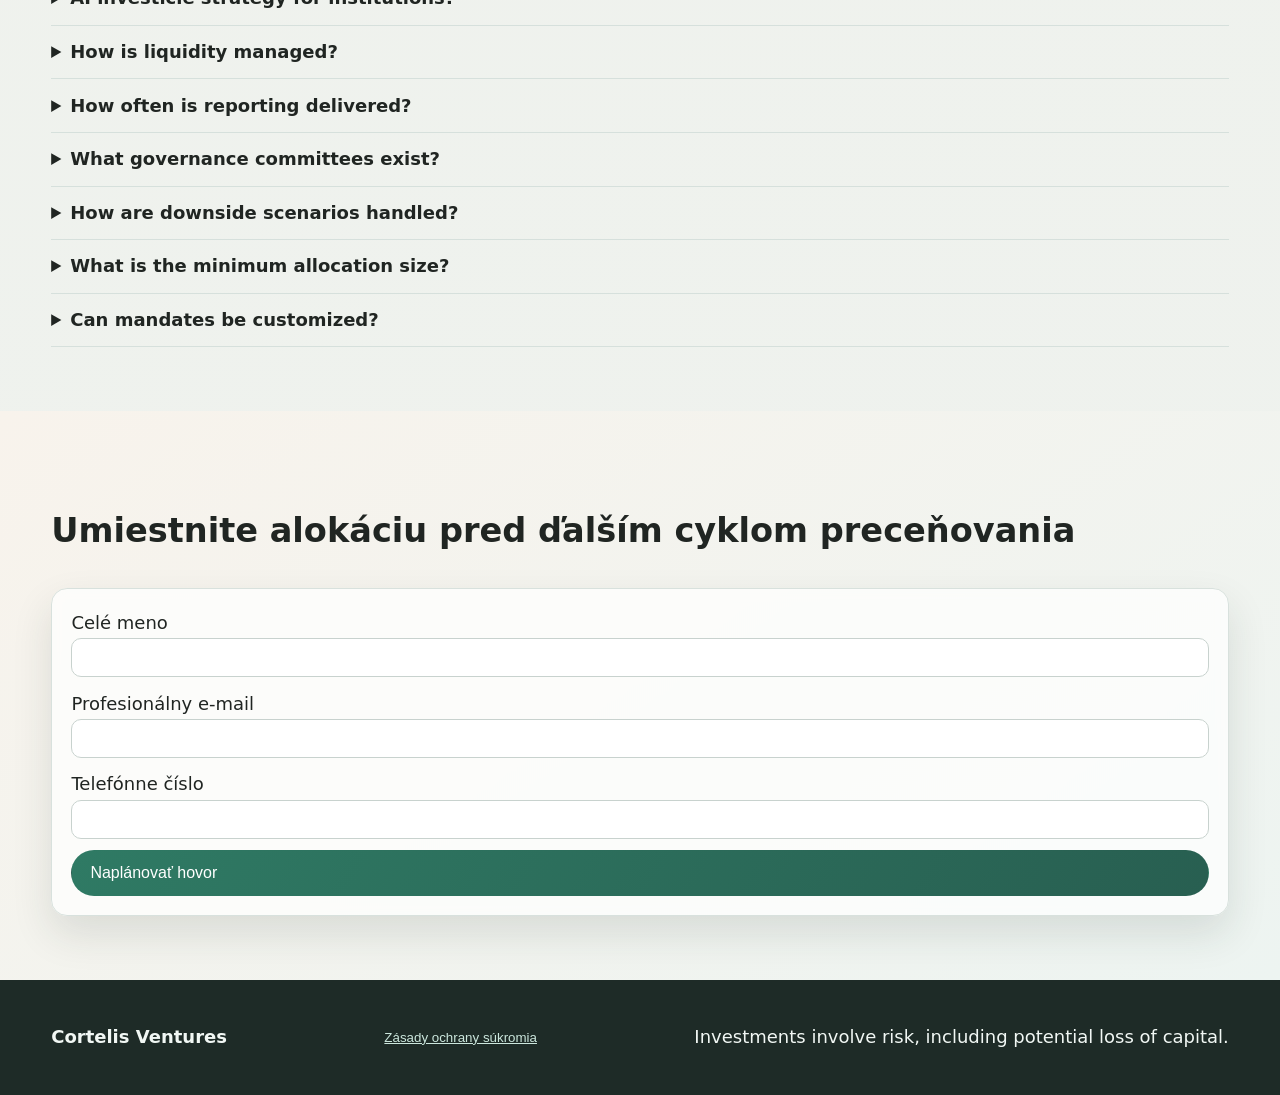
<file: sk/index.html>
<!DOCTYPE html>
<html lang="sk">
<head>
<meta charset="UTF-8"><meta name="viewport" content="width=device-width, initial-scale=1.0">
<title>Cortelis Ventures | AI investície pre inštitucionálnych alokátorov</title>
<meta name="description" content="Cortelis Ventures prináša inštitucionálne AI stratégie s dôrazom na governance, likviditu a transparentný reporting.">
<link rel="canonical" href="https://cortelisventures.com/sk/index.html">
<link rel="alternate" hreflang="en" href="https://cortelisventures.com/index.html">
<link rel="alternate" hreflang="de" href="https://cortelisventures.com/de/index.html">
<link rel="alternate" hreflang="fr" href="https://cortelisventures.com/fr/index.html">
<link rel="alternate" hreflang="es" href="https://cortelisventures.com/es/index.html">
<link rel="alternate" hreflang="it" href="https://cortelisventures.com/it/index.html">
<link rel="alternate" hreflang="tr" href="https://cortelisventures.com/tr/index.html">
<link rel="alternate" hreflang="pt" href="https://cortelisventures.com/pt/index.html">
<link rel="alternate" hreflang="jp" href="https://cortelisventures.com/jp/index.html">
<link rel="alternate" hreflang="sk" href="https://cortelisventures.com/sk/index.html">
<link rel="alternate" hreflang="be" href="https://cortelisventures.com/be/index.html">
<meta property="og:title" content="Cortelis Ventures | AI investície pre inštitucionálnych alokátorov"><meta property="og:description" content="Cortelis Ventures prináša inštitucionálne AI stratégie s dôrazom na governance, likviditu a transparentný reporting."><meta property="og:type" content="website"><meta property="og:url" content="https://cortelisventures.com/sk/index.html">
<meta name="twitter:card" content="summary_large_image"><meta name="twitter:title" content="Cortelis Ventures | AI investície pre inštitucionálnych alokátorov"><meta name="twitter:description" content="Cortelis Ventures prináša inštitucionálne AI stratégie s dôrazom na governance, likviditu a transparentný reporting.">
<link rel="stylesheet" href="../assets/style.css">
<script defer src="../assets/app.js"></script>
</head>
<body data-locale="sk-SK" data-currency="EUR">
<header class="site-header"><div class="brand">Cortelis Ventures</div><nav class="main-nav"><a href="#s1">Mandát</a><a href="#s2">Model</a><a href="#s3">Proces</a><a href="#s4">Riziko</a><a href="#s5">FAQ</a></nav><div class="header-actions"><div class="lang-wrap"><button class="btn btn-ghost lang-trigger" aria-expanded="false">Slovenčina</button><div class="lang-menu">
<a href="../index.html">English</a><a href="../de/index.html">Deutsch</a><a href="../fr/index.html">Français</a><a href="../es/index.html">Español</a><a href="../it/index.html">Italiano</a><a href="../tr/index.html">Türkçe</a><a href="../pt/index.html">Português</a><a href="../jp/index.html">日本語</a><a href="../sk/index.html">Slovenčina</a><a href="../be/index.html">Nederlands</a>
</div></div><a class="btn" href="#lead">Požiadať o inštitucionálny briefing</a><button class="burger" aria-label="Menu">☰</button></div></header>
<div class="mobile-drawer" aria-hidden="true"><button class="drawer-close" aria-label="Close">✕</button><nav><a href="#s1">Mandát</a><a href="#s2">Model</a><a href="#s3">Proces</a><a href="#s4">Riziko</a><a href="#s5">FAQ</a></nav><div class="drawer-lang">
<a href="../index.html">English</a><a href="../de/index.html">Deutsch</a><a href="../fr/index.html">Français</a><a href="../es/index.html">Español</a><a href="../it/index.html">Italiano</a><a href="../tr/index.html">Türkçe</a><a href="../pt/index.html">Português</a><a href="../jp/index.html">日本語</a><a href="../sk/index.html">Slovenčina</a><a href="../be/index.html">Nederlands</a>
</div><a class="btn" href="#lead">Požiadať o inštitucionálny briefing</a></div><div class="overlay"></div>
<main>
<section class="hero" id="lead"><div><p class="eyebrow">Cortelis Ventures · AI investície</p><h1>AI investície pre inštitucionálny kapitál</h1><p>Cortelis Ventures štruktúruje AI investície pre alokátorov, ktorí požadujú riadený výnos, likviditnú disciplínu a reporting v súlade s mandátom.</p></div>
<form class="lead-form"><label>Celé meno<input required></label><label>Profesionálny e-mail<input type="email" required></label><label>Telefónne číslo<input required></label><button class="btn" type="submit">Naplánovať hovor</button></form></section>
<section class="calculator section-light" id="s1"><h2>Kalkulačka inštitucionálnej alokácie</h2><p>Mesačné predpoklady koridoru: 8% low, 11,5% base, 15% high.</p><div class="calc-inputs"><div class="segmented"><button data-amount="10000" class="active">10k</button><button data-amount="50000">50k</button><button data-amount="150000">150k</button></div><div class="slider-wrap"><span>3–24 months</span><input type="range" min="3" max="24" value="12" id="months"><span class="pill"><b id="monthsValue">12</b> months</span></div></div><div class="calc-results"><article><h3>Low</h3><p id="lowVal"></p><small>illustrative corridor</small></article><article><h3>Base</h3><p id="baseVal"></p><small>illustrative corridor</small></article><article><h3>High</h3><p id="highVal"></p><small>illustrative corridor</small></article></div><p class="tiny">Ročný referenčný koridor: 80%–200%.</p><p class="tiny">Iba ilustračný koridor. Nie je to záruka budúceho výsledku. Platia governance a likviditné obmedzenia.</p></section>
<section class="kpi section-dark" id="s2"><h2>Prehľad kapitálovej inteligencie</h2><div class="kpi-strip"><div><strong>92%</strong><span>Mandate retention</span></div><div><strong>14.8%</strong><span>Illustrative monthly capture</span></div><div><strong>48h</strong><span>Risk committee response</span></div><div><strong>7</strong><span>Liquidity checkpoints</span></div></div></section>
<section class="split" id="s3"><div><h2>Prečo je toto okno AI trhu dôležité</h2><p>AI investície combines compute scale, enterprise adoption, and measurable productivity delta. For allocators, timing matters because valuation dispersion and execution quality now drive most risk-adjusted return.</p></div><div class="visual bars"><div><span>Our stack</span><i style="--w:82%"></i></div><div><span>Market baseline</span><i style="--w:54%"></i></div></div></section>
<section class="model grid" id="s4"><h2>Model exekúcie pre súlad s mandátom</h2><div class="flow"><div>Origination</div><div>Governance</div><div>Execution</div><div>Reporting</div></div><p>Allocation sleeves are segmented by liquidity horizon, compliance burden, and execution pathway, then monitored against mandate fit and capital efficiency goals.</p></section>
<section class="timeline" id="s5"><h2>Časová os nasadenia s kontrolnými bodmi</h2><ol><li><b>Week 1</b><span>Mandate mapping + risk budget</span></li><li><b>Week 2</b><span>Allocation architecture + legal controls</span></li><li><b>Week 3</b><span>Execution staging + liquidity buffers</span></li><li><b>Week 4</b><span>Committee launch + reporting cadence</span></li></ol></section>
<section class="metrics section-light" id="s6"><h2>Architektúra výkonnosti a benchmark</h2><div class="radials"><div class="ring" style="--p:72"><b>72%</b><span>Alpha from execution</span></div><div class="ring" style="--p:64"><b>64%</b><span>Capital efficiency score</span></div><div class="ring" style="--p:81"><b>81%</b><span>Governance completion</span></div></div><p>Compared with a passive baseline, our framework emphasizes execution quality and governance discipline to sustain resilient compounding.</p></section>
<section class="insights split reverse" id="s7"><div><h2>Operačné poznatky pre alokáciu</h2><p>Weekly data fusion links pricing, liquidity depth, and operating signals. Investor implication: faster rebalancing, tighter drawdown control, and better mandate confidence under volatility.</p></div><div class="waterfall"><div>Signal breadth <em>+24</em></div><div>Execution timing <em>+18</em></div><div>Cost discipline <em>+9</em></div></div></section>
<section class="risk" id="s8"><h2>Riziková matica a governance reakcia</h2><div class="matrix"><div>Low impact / Low probability</div><div>High impact / Low probability</div><div>Low impact / High probability</div><div>High impact / High probability</div></div><p>Every quadrant has pre-approved governance actions, liquidity limits, and compliance escalations so decision latency does not erode returns.</p></section>
<section class="reviews section-light" id="s9"><h2>Recenzie investorov</h2><div class="review-grid"><article><div class="top"><span class="avatar">AL</span><strong>Amelia Laurent</strong><span class="verified">OVERENÉ</span></div><p class="meta">Chief Investment Officer · Paris</p><q>Governance quality exceeded our institutional due-diligence threshold.</q></article><article><div class="top"><span class="avatar">MT</span><strong>Marcus Thorne</strong><span class="verified">OVERENÉ</span></div><p class="meta">Chief Investment Officer · London</p><q>Reporting cadence gave our committee high confidence during volatile weeks.</q></article><article><div class="top"><span class="avatar">SR</span><strong>Sofia Rinaldi</strong><span class="verified">OVERENÉ</span></div><p class="meta">Chief Investment Officer · Milan</p><q>The liquidity framework improved capital efficiency without mandate drift.</q></article><article><div class="top"><span class="avatar">DK</span><strong>Daan Koenen</strong><span class="verified">OVERENÉ</span></div><p class="meta">Chief Investment Officer · Brussels</p><q>Execution discipline translated into measurable risk-adjusted return stability.</q></article></div></section>
<section class="faq" id="s10"><h2>Často kladené otázky</h2><div class="faq-list"><details><summary>AI investície strategy for institutions?</summary><p>Our team aligns governance, liquidity, compliance, and execution so each allocation decision remains measurable and committee-ready.</p></details><details><summary>How is liquidity managed?</summary><p>Our team aligns governance, liquidity, compliance, and execution so each allocation decision remains measurable and committee-ready.</p></details><details><summary>How often is reporting delivered?</summary><p>Our team aligns governance, liquidity, compliance, and execution so each allocation decision remains measurable and committee-ready.</p></details><details><summary>What governance committees exist?</summary><p>Our team aligns governance, liquidity, compliance, and execution so each allocation decision remains measurable and committee-ready.</p></details><details><summary>How are downside scenarios handled?</summary><p>Our team aligns governance, liquidity, compliance, and execution so each allocation decision remains measurable and committee-ready.</p></details><details><summary>What is the minimum allocation size?</summary><p>Our team aligns governance, liquidity, compliance, and execution so each allocation decision remains measurable and committee-ready.</p></details><details><summary>Can mandates be customized?</summary><p>Our team aligns governance, liquidity, compliance, and execution so each allocation decision remains measurable and committee-ready.</p></details></div></section>
<section class="final-cta"><h2>Umiestnite alokáciu pred ďalším cyklom preceňovania</h2><form class="lead-form"><label>Celé meno<input required></label><label>Profesionálny e-mail<input type="email" required></label><label>Telefónne číslo<input required></label><button class="btn" type="submit">Naplánovať hovor</button></form></section>
</main>
<footer><strong>Cortelis Ventures</strong> <button class="privacy-link">Zásady ochrany súkromia</button><p>Investments involve risk, including potential loss of capital.</p></footer>
<div class="modal" aria-hidden="true"><div class="modal-card"><button class="modal-x" aria-label="Close">✕</button><h2>Zásady ochrany súkromia</h2><div class="modal-content"><h3>Introduction</h3><p>We process investor data for onboarding and mandate operations.</p><h3>Data collection</h3><p>Name, professional contact details and communication logs.</p><h3>Legal basis</h3><p>Contract, legitimate interest, and compliance obligations.</p><h3>Cookies</h3><p>Analytics and functional cookies with consent controls.</p><h3>Retention</h3><p>Data is retained per legal and regulatory schedules.</p><h3>Third-party sharing</h3><p>Custodians, auditors, and regulated service providers only.</p><h3>Security</h3><p>Encryption, access controls, and continuous monitoring.</p><h3>User rights</h3><p>Access, correction, deletion, and objection rights available.</p><h3>International transfers</h3><p>Transfers use safeguards and contractual protections.</p><h3>Industry risk disclosure</h3><p>AI investments are volatile; outcomes are not guaranteed.</p><h3>Contact</h3><p>compliance@cortelisventures.com</p></div><div class="modal-footer"><button class="btn btn-ghost modal-close">Close</button></div></div></div>
<script type="application/ld+json">{"@context": "https://schema.org", "@graph": [{"@type": "Organization", "name": "Cortelis Ventures", "url": "https://cortelisventures.com"}, {"@type": "WebSite", "name": "Cortelis Ventures", "url": "https://cortelisventures.com"}, {"@type": "FAQPage", "mainEntity": [{"@type": "Question", "name": "AI invest\u00edcie strategy for institutions?", "acceptedAnswer": {"@type": "Answer", "text": "Governed institutional framework"}}]}, {"@type": "Review", "reviewBody": "High-quality governance and reporting.", "author": {"@type": "Person", "name": "Amelia Laurent"}}]}</script>
</body></html>
</file>
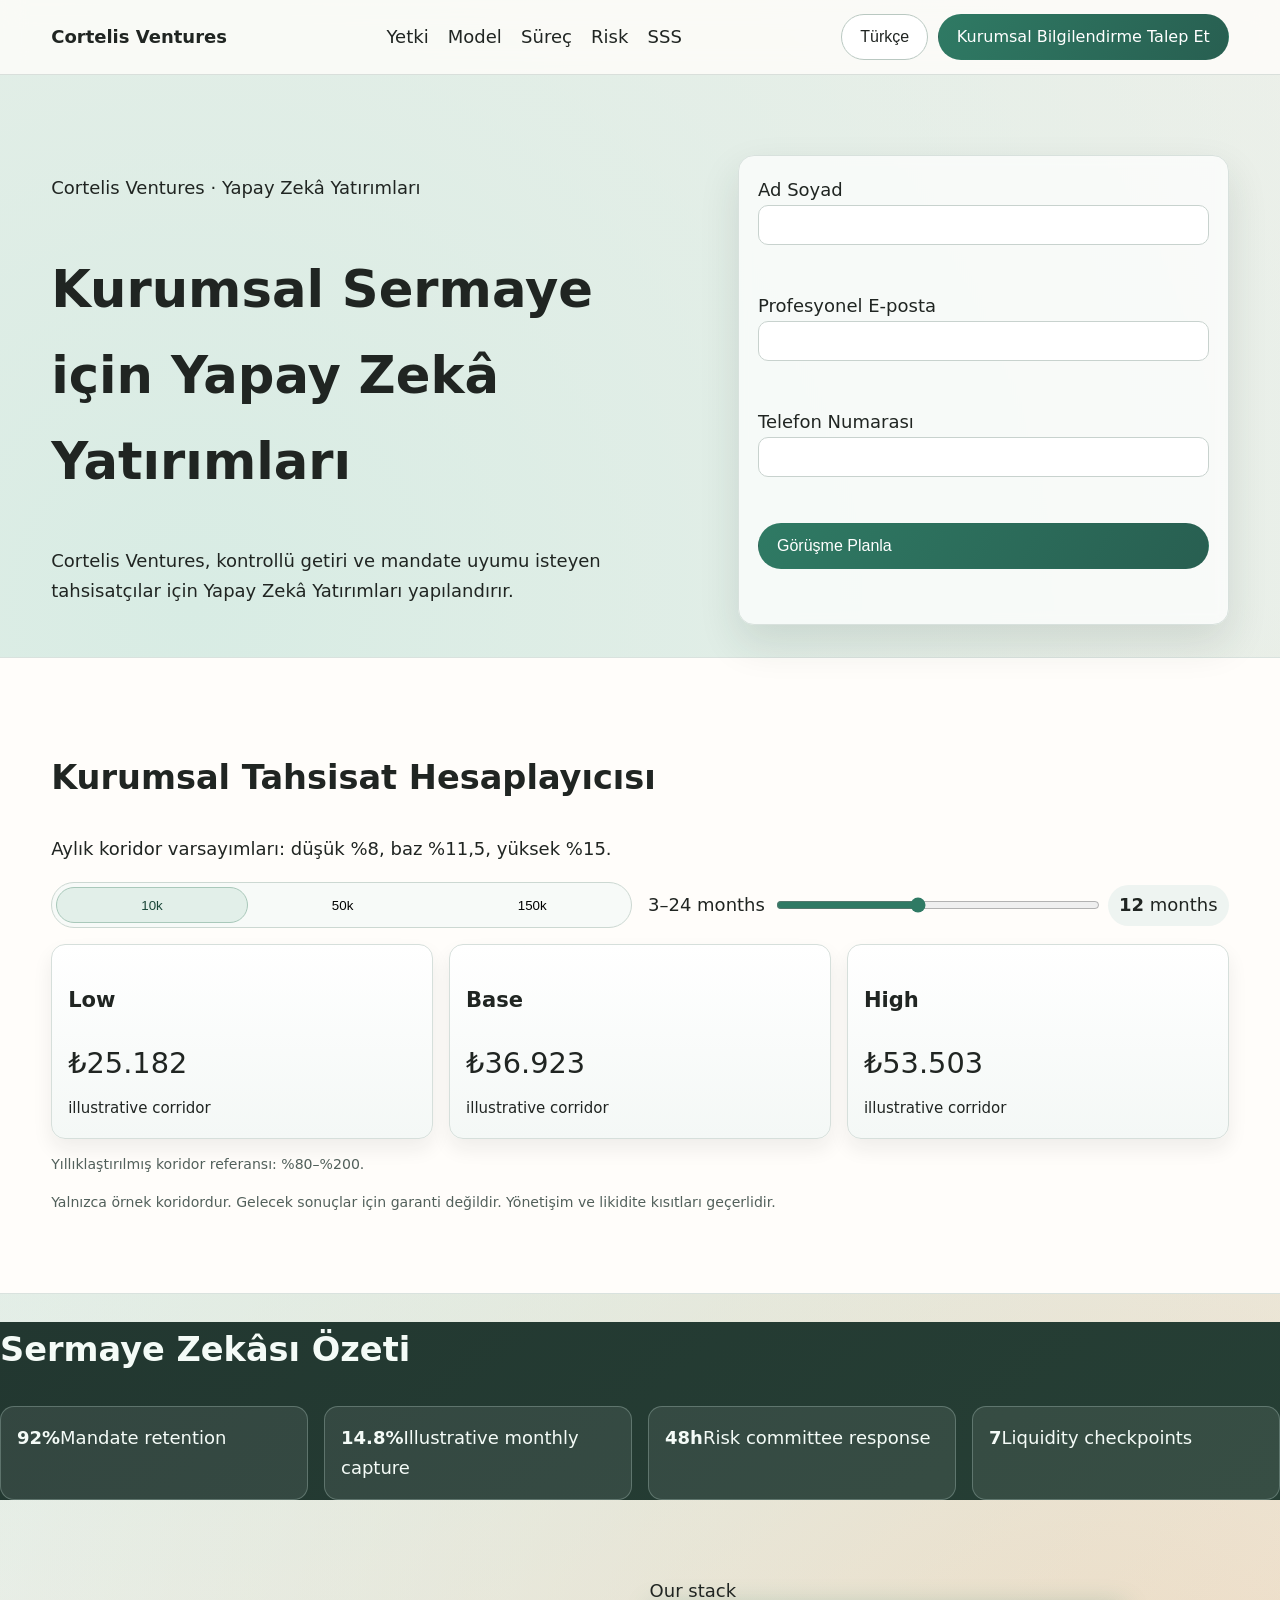
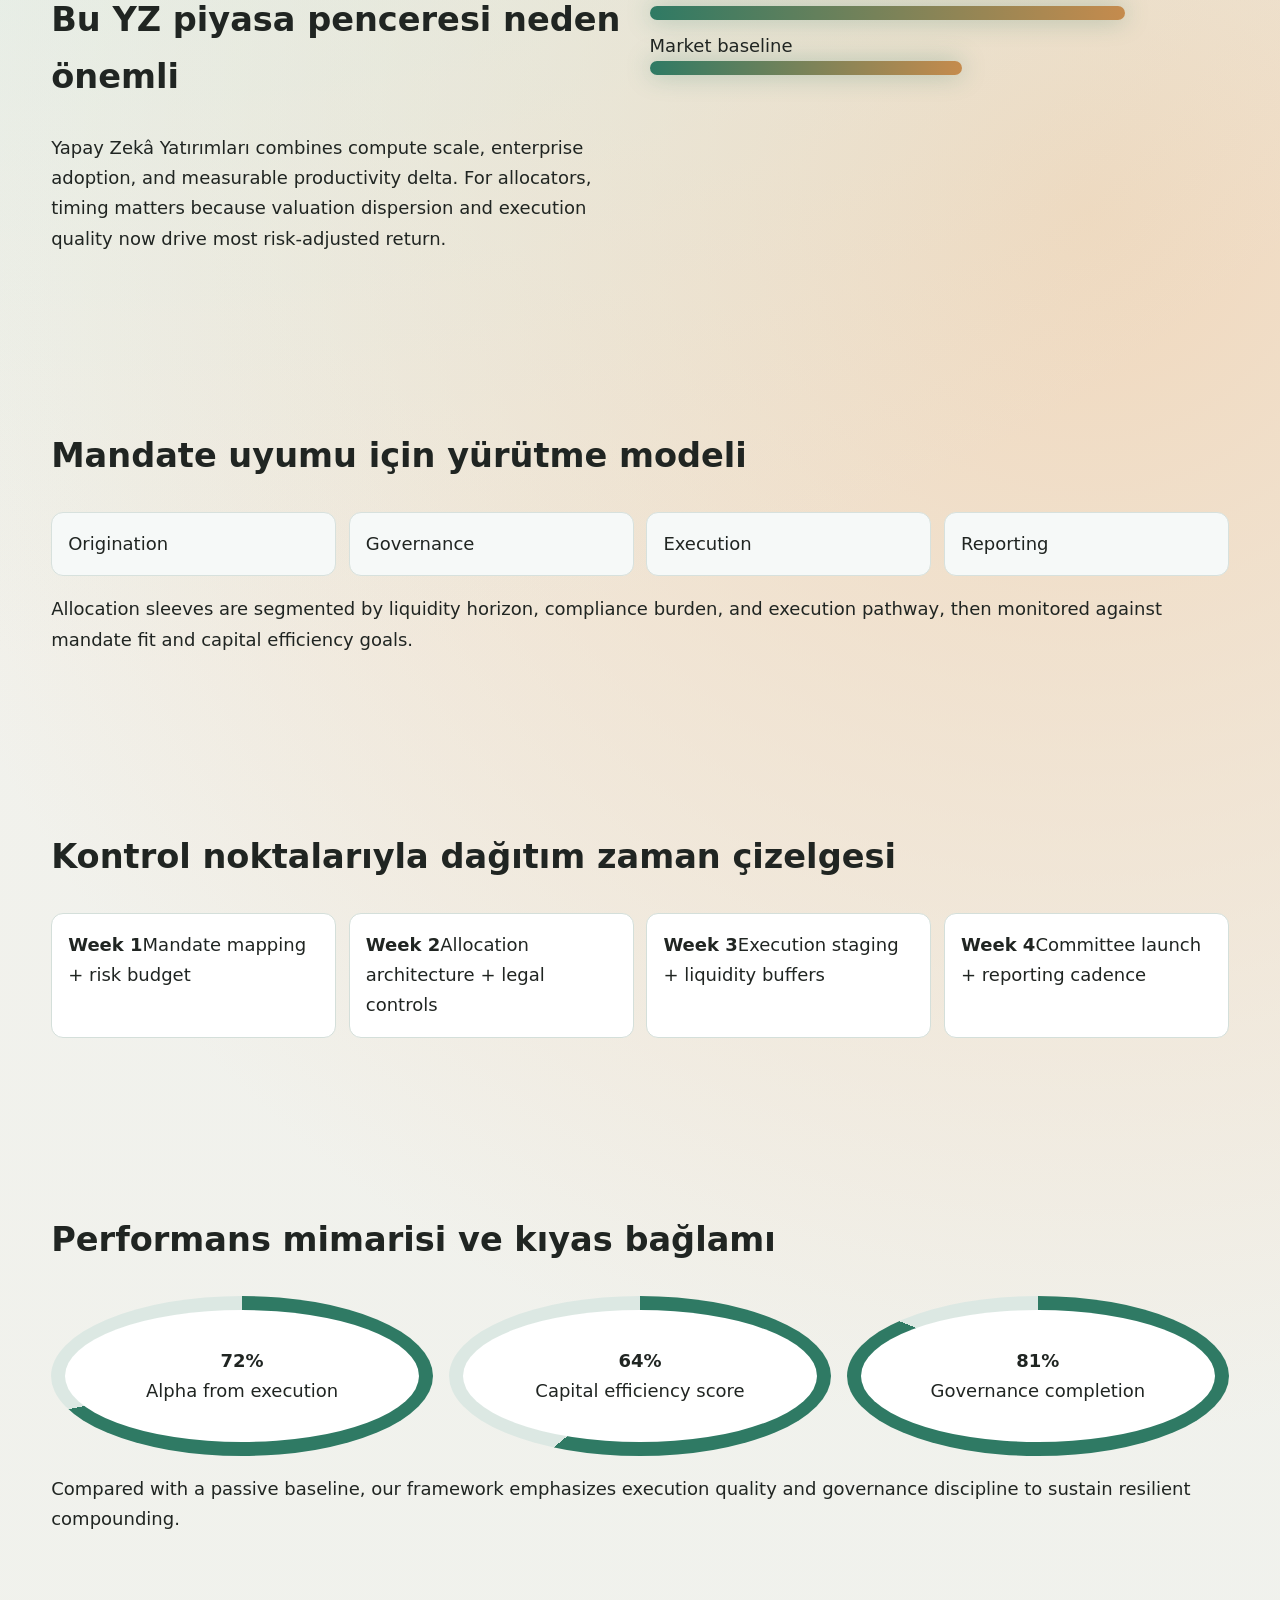
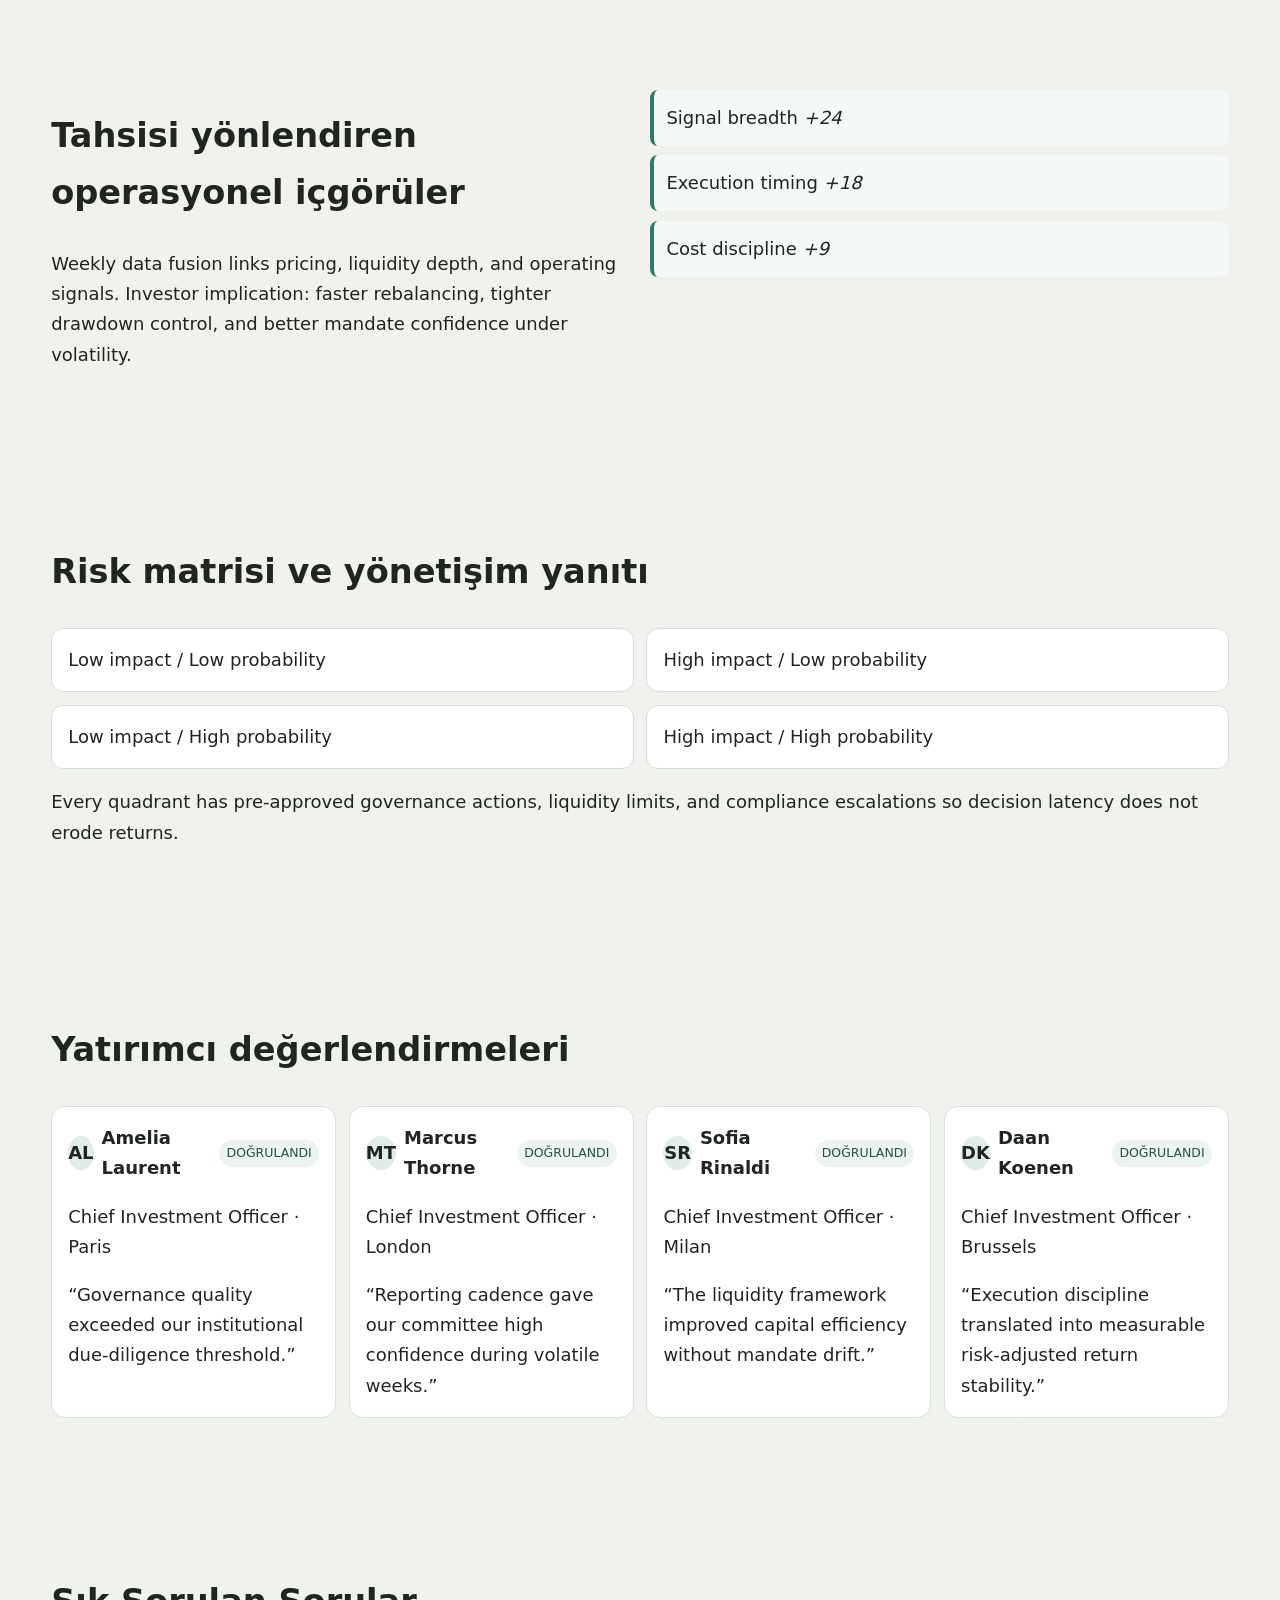
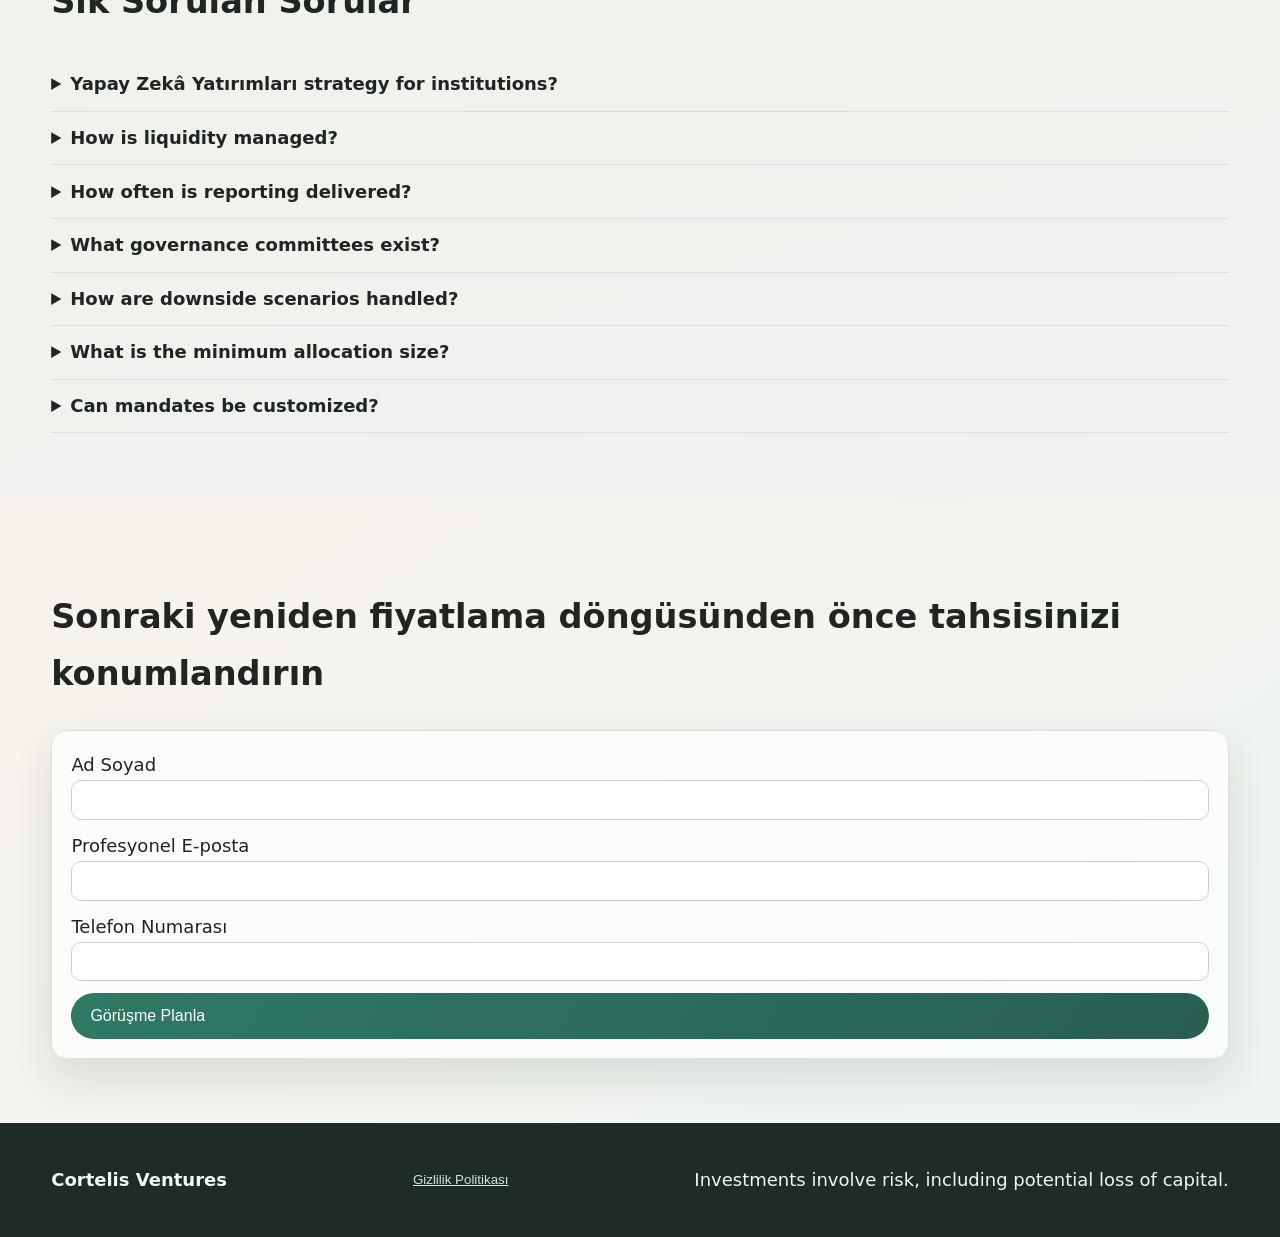
<file: tr/index.html>
<!DOCTYPE html>
<html lang="tr">
<head>
<meta charset="UTF-8"><meta name="viewport" content="width=device-width, initial-scale=1.0">
<title>Cortelis Ventures | Kurumsal yatırımcılar için Yapay Zekâ Yatırımları</title>
<meta name="description" content="Cortelis Ventures, yönetişim odaklı yürütme, likidite kontrolü ve şeffaf raporlama ile kurumsal YZ yatırım stratejileri sunar.">
<link rel="canonical" href="https://cortelisventures.com/tr/index.html">
<link rel="alternate" hreflang="en" href="https://cortelisventures.com/index.html">
<link rel="alternate" hreflang="de" href="https://cortelisventures.com/de/index.html">
<link rel="alternate" hreflang="fr" href="https://cortelisventures.com/fr/index.html">
<link rel="alternate" hreflang="es" href="https://cortelisventures.com/es/index.html">
<link rel="alternate" hreflang="it" href="https://cortelisventures.com/it/index.html">
<link rel="alternate" hreflang="tr" href="https://cortelisventures.com/tr/index.html">
<link rel="alternate" hreflang="pt" href="https://cortelisventures.com/pt/index.html">
<link rel="alternate" hreflang="jp" href="https://cortelisventures.com/jp/index.html">
<link rel="alternate" hreflang="sk" href="https://cortelisventures.com/sk/index.html">
<link rel="alternate" hreflang="be" href="https://cortelisventures.com/be/index.html">
<meta property="og:title" content="Cortelis Ventures | Kurumsal yatırımcılar için Yapay Zekâ Yatırımları"><meta property="og:description" content="Cortelis Ventures, yönetişim odaklı yürütme, likidite kontrolü ve şeffaf raporlama ile kurumsal YZ yatırım stratejileri sunar."><meta property="og:type" content="website"><meta property="og:url" content="https://cortelisventures.com/tr/index.html">
<meta name="twitter:card" content="summary_large_image"><meta name="twitter:title" content="Cortelis Ventures | Kurumsal yatırımcılar için Yapay Zekâ Yatırımları"><meta name="twitter:description" content="Cortelis Ventures, yönetişim odaklı yürütme, likidite kontrolü ve şeffaf raporlama ile kurumsal YZ yatırım stratejileri sunar.">
<link rel="stylesheet" href="../assets/style.css">
<script defer src="../assets/app.js"></script>
</head>
<body data-locale="tr-TR" data-currency="TRY">
<header class="site-header"><div class="brand">Cortelis Ventures</div><nav class="main-nav"><a href="#s1">Yetki</a><a href="#s2">Model</a><a href="#s3">Süreç</a><a href="#s4">Risk</a><a href="#s5">SSS</a></nav><div class="header-actions"><div class="lang-wrap"><button class="btn btn-ghost lang-trigger" aria-expanded="false">Türkçe</button><div class="lang-menu">
<a href="../index.html">English</a><a href="../de/index.html">Deutsch</a><a href="../fr/index.html">Français</a><a href="../es/index.html">Español</a><a href="../it/index.html">Italiano</a><a href="../tr/index.html">Türkçe</a><a href="../pt/index.html">Português</a><a href="../jp/index.html">日本語</a><a href="../sk/index.html">Slovenčina</a><a href="../be/index.html">Nederlands</a>
</div></div><a class="btn" href="#lead">Kurumsal Bilgilendirme Talep Et</a><button class="burger" aria-label="Menu">☰</button></div></header>
<div class="mobile-drawer" aria-hidden="true"><button class="drawer-close" aria-label="Close">✕</button><nav><a href="#s1">Yetki</a><a href="#s2">Model</a><a href="#s3">Süreç</a><a href="#s4">Risk</a><a href="#s5">SSS</a></nav><div class="drawer-lang">
<a href="../index.html">English</a><a href="../de/index.html">Deutsch</a><a href="../fr/index.html">Français</a><a href="../es/index.html">Español</a><a href="../it/index.html">Italiano</a><a href="../tr/index.html">Türkçe</a><a href="../pt/index.html">Português</a><a href="../jp/index.html">日本語</a><a href="../sk/index.html">Slovenčina</a><a href="../be/index.html">Nederlands</a>
</div><a class="btn" href="#lead">Kurumsal Bilgilendirme Talep Et</a></div><div class="overlay"></div>
<main>
<section class="hero" id="lead"><div><p class="eyebrow">Cortelis Ventures · Yapay Zekâ Yatırımları</p><h1>Kurumsal Sermaye için Yapay Zekâ Yatırımları</h1><p>Cortelis Ventures, kontrollü getiri ve mandate uyumu isteyen tahsisatçılar için Yapay Zekâ Yatırımları yapılandırır.</p></div>
<form class="lead-form"><label>Ad Soyad<input required></label><label>Profesyonel E-posta<input type="email" required></label><label>Telefon Numarası<input required></label><button class="btn" type="submit">Görüşme Planla</button></form></section>
<section class="calculator section-light" id="s1"><h2>Kurumsal Tahsisat Hesaplayıcısı</h2><p>Aylık koridor varsayımları: düşük %8, baz %11,5, yüksek %15.</p><div class="calc-inputs"><div class="segmented"><button data-amount="10000" class="active">10k</button><button data-amount="50000">50k</button><button data-amount="150000">150k</button></div><div class="slider-wrap"><span>3–24 months</span><input type="range" min="3" max="24" value="12" id="months"><span class="pill"><b id="monthsValue">12</b> months</span></div></div><div class="calc-results"><article><h3>Low</h3><p id="lowVal"></p><small>illustrative corridor</small></article><article><h3>Base</h3><p id="baseVal"></p><small>illustrative corridor</small></article><article><h3>High</h3><p id="highVal"></p><small>illustrative corridor</small></article></div><p class="tiny">Yıllıklaştırılmış koridor referansı: %80–%200.</p><p class="tiny">Yalnızca örnek koridordur. Gelecek sonuçlar için garanti değildir. Yönetişim ve likidite kısıtları geçerlidir.</p></section>
<section class="kpi section-dark" id="s2"><h2>Sermaye Zekâsı Özeti</h2><div class="kpi-strip"><div><strong>92%</strong><span>Mandate retention</span></div><div><strong>14.8%</strong><span>Illustrative monthly capture</span></div><div><strong>48h</strong><span>Risk committee response</span></div><div><strong>7</strong><span>Liquidity checkpoints</span></div></div></section>
<section class="split" id="s3"><div><h2>Bu YZ piyasa penceresi neden önemli</h2><p>Yapay Zekâ Yatırımları combines compute scale, enterprise adoption, and measurable productivity delta. For allocators, timing matters because valuation dispersion and execution quality now drive most risk-adjusted return.</p></div><div class="visual bars"><div><span>Our stack</span><i style="--w:82%"></i></div><div><span>Market baseline</span><i style="--w:54%"></i></div></div></section>
<section class="model grid" id="s4"><h2>Mandate uyumu için yürütme modeli</h2><div class="flow"><div>Origination</div><div>Governance</div><div>Execution</div><div>Reporting</div></div><p>Allocation sleeves are segmented by liquidity horizon, compliance burden, and execution pathway, then monitored against mandate fit and capital efficiency goals.</p></section>
<section class="timeline" id="s5"><h2>Kontrol noktalarıyla dağıtım zaman çizelgesi</h2><ol><li><b>Week 1</b><span>Mandate mapping + risk budget</span></li><li><b>Week 2</b><span>Allocation architecture + legal controls</span></li><li><b>Week 3</b><span>Execution staging + liquidity buffers</span></li><li><b>Week 4</b><span>Committee launch + reporting cadence</span></li></ol></section>
<section class="metrics section-light" id="s6"><h2>Performans mimarisi ve kıyas bağlamı</h2><div class="radials"><div class="ring" style="--p:72"><b>72%</b><span>Alpha from execution</span></div><div class="ring" style="--p:64"><b>64%</b><span>Capital efficiency score</span></div><div class="ring" style="--p:81"><b>81%</b><span>Governance completion</span></div></div><p>Compared with a passive baseline, our framework emphasizes execution quality and governance discipline to sustain resilient compounding.</p></section>
<section class="insights split reverse" id="s7"><div><h2>Tahsisi yönlendiren operasyonel içgörüler</h2><p>Weekly data fusion links pricing, liquidity depth, and operating signals. Investor implication: faster rebalancing, tighter drawdown control, and better mandate confidence under volatility.</p></div><div class="waterfall"><div>Signal breadth <em>+24</em></div><div>Execution timing <em>+18</em></div><div>Cost discipline <em>+9</em></div></div></section>
<section class="risk" id="s8"><h2>Risk matrisi ve yönetişim yanıtı</h2><div class="matrix"><div>Low impact / Low probability</div><div>High impact / Low probability</div><div>Low impact / High probability</div><div>High impact / High probability</div></div><p>Every quadrant has pre-approved governance actions, liquidity limits, and compliance escalations so decision latency does not erode returns.</p></section>
<section class="reviews section-light" id="s9"><h2>Yatırımcı değerlendirmeleri</h2><div class="review-grid"><article><div class="top"><span class="avatar">AL</span><strong>Amelia Laurent</strong><span class="verified">DOĞRULANDI</span></div><p class="meta">Chief Investment Officer · Paris</p><q>Governance quality exceeded our institutional due-diligence threshold.</q></article><article><div class="top"><span class="avatar">MT</span><strong>Marcus Thorne</strong><span class="verified">DOĞRULANDI</span></div><p class="meta">Chief Investment Officer · London</p><q>Reporting cadence gave our committee high confidence during volatile weeks.</q></article><article><div class="top"><span class="avatar">SR</span><strong>Sofia Rinaldi</strong><span class="verified">DOĞRULANDI</span></div><p class="meta">Chief Investment Officer · Milan</p><q>The liquidity framework improved capital efficiency without mandate drift.</q></article><article><div class="top"><span class="avatar">DK</span><strong>Daan Koenen</strong><span class="verified">DOĞRULANDI</span></div><p class="meta">Chief Investment Officer · Brussels</p><q>Execution discipline translated into measurable risk-adjusted return stability.</q></article></div></section>
<section class="faq" id="s10"><h2>Sık Sorulan Sorular</h2><div class="faq-list"><details><summary>Yapay Zekâ Yatırımları strategy for institutions?</summary><p>Our team aligns governance, liquidity, compliance, and execution so each allocation decision remains measurable and committee-ready.</p></details><details><summary>How is liquidity managed?</summary><p>Our team aligns governance, liquidity, compliance, and execution so each allocation decision remains measurable and committee-ready.</p></details><details><summary>How often is reporting delivered?</summary><p>Our team aligns governance, liquidity, compliance, and execution so each allocation decision remains measurable and committee-ready.</p></details><details><summary>What governance committees exist?</summary><p>Our team aligns governance, liquidity, compliance, and execution so each allocation decision remains measurable and committee-ready.</p></details><details><summary>How are downside scenarios handled?</summary><p>Our team aligns governance, liquidity, compliance, and execution so each allocation decision remains measurable and committee-ready.</p></details><details><summary>What is the minimum allocation size?</summary><p>Our team aligns governance, liquidity, compliance, and execution so each allocation decision remains measurable and committee-ready.</p></details><details><summary>Can mandates be customized?</summary><p>Our team aligns governance, liquidity, compliance, and execution so each allocation decision remains measurable and committee-ready.</p></details></div></section>
<section class="final-cta"><h2>Sonraki yeniden fiyatlama döngüsünden önce tahsisinizi konumlandırın</h2><form class="lead-form"><label>Ad Soyad<input required></label><label>Profesyonel E-posta<input type="email" required></label><label>Telefon Numarası<input required></label><button class="btn" type="submit">Görüşme Planla</button></form></section>
</main>
<footer><strong>Cortelis Ventures</strong> <button class="privacy-link">Gizlilik Politikası</button><p>Investments involve risk, including potential loss of capital.</p></footer>
<div class="modal" aria-hidden="true"><div class="modal-card"><button class="modal-x" aria-label="Close">✕</button><h2>Gizlilik Politikası</h2><div class="modal-content"><h3>Introduction</h3><p>We process investor data for onboarding and mandate operations.</p><h3>Data collection</h3><p>Name, professional contact details and communication logs.</p><h3>Legal basis</h3><p>Contract, legitimate interest, and compliance obligations.</p><h3>Cookies</h3><p>Analytics and functional cookies with consent controls.</p><h3>Retention</h3><p>Data is retained per legal and regulatory schedules.</p><h3>Third-party sharing</h3><p>Custodians, auditors, and regulated service providers only.</p><h3>Security</h3><p>Encryption, access controls, and continuous monitoring.</p><h3>User rights</h3><p>Access, correction, deletion, and objection rights available.</p><h3>International transfers</h3><p>Transfers use safeguards and contractual protections.</p><h3>Industry risk disclosure</h3><p>AI investments are volatile; outcomes are not guaranteed.</p><h3>Contact</h3><p>compliance@cortelisventures.com</p></div><div class="modal-footer"><button class="btn btn-ghost modal-close">Close</button></div></div></div>
<script type="application/ld+json">{"@context": "https://schema.org", "@graph": [{"@type": "Organization", "name": "Cortelis Ventures", "url": "https://cortelisventures.com"}, {"@type": "WebSite", "name": "Cortelis Ventures", "url": "https://cortelisventures.com"}, {"@type": "FAQPage", "mainEntity": [{"@type": "Question", "name": "Yapay Zek\u00e2 Yat\u0131r\u0131mlar\u0131 strategy for institutions?", "acceptedAnswer": {"@type": "Answer", "text": "Governed institutional framework"}}]}, {"@type": "Review", "reviewBody": "High-quality governance and reporting.", "author": {"@type": "Person", "name": "Amelia Laurent"}}]}</script>
</body></html>
</file>
<file: assets/style.css>
:root{--bg:#f3f1eb;--surface:#fffdfa;--ink:#202522;--muted:#52605b;--accent:#2f7a64;--accent2:#c58b4d;--dark:#1f2f2a;--btn-height:46px;--radius:14px}*{box-sizing:border-box}body{margin:0;font-family:Inter,system-ui,sans-serif;background:radial-gradient(circle at 15% 10%,#d8ece4,transparent 30%),radial-gradient(circle at 85% 30%,#f0d8bd,transparent 28%),linear-gradient(165deg,var(--bg),#eef2ee);color:var(--ink);font-size:18px;line-height:1.68}p,li,label,footer,.modal{font-size:18px;line-height:1.68}h1{font-size:clamp(2rem,4vw,3.6rem)}h2{font-size:clamp(1.8rem,3vw,2.1rem)}.site-header{position:sticky;top:0;z-index:40;display:flex;justify-content:space-between;align-items:center;padding:14px 4vw;background:rgba(255,253,250,.8);backdrop-filter:blur(12px);border-bottom:1px solid #d9dfdb}.main-nav{display:flex;gap:1.2rem}.main-nav a{text-decoration:none;color:var(--ink)}.brand{font-weight:700}.header-actions{display:flex;gap:.6rem;align-items:center}.btn{height:var(--btn-height);padding:0 18px;border-radius:999px;border:1px solid transparent;background:linear-gradient(120deg,var(--accent),#285f51);color:#fff;display:inline-flex;align-items:center;text-decoration:none;cursor:pointer;font-size:16px}.btn-ghost{height:var(--btn-height);padding:0 18px;border-radius:999px;border:1px solid #b9c8c1;background:#fff;color:var(--ink)}.lang-wrap{position:relative}.lang-menu{position:absolute;right:0;top:54px;display:none;grid-template-columns:1fr;min-width:230px;background:#fff;border:1px solid #d6dfda;border-radius:12px;padding:8px;box-shadow:0 20px 40px rgba(24,30,27,.14)}.lang-wrap.open .lang-menu{display:grid}.lang-menu a{padding:9px;border-radius:9px;text-decoration:none;color:#25322c}.lang-menu a:hover{background:#eef5f1}.hero{display:grid;grid-template-columns:1.2fr .9fr;gap:2rem;padding:5rem 4vw 2rem}.lead-form{background:rgba(255,255,255,.7);backdrop-filter:blur(6px);padding:1.2rem;border-radius:16px;border:1px solid #d8e1dd;display:grid;gap:.7rem;box-shadow:0 18px 40px rgba(34,46,41,.12)}input{width:100%;padding:.7rem;border-radius:10px;border:1px solid #c8d2ce;background:#fff}.section-light,.split,.model,.timeline,.metrics,.insights,.risk,.reviews,.faq,.final-cta{padding:4rem 4vw}.calculator{background:var(--surface);border-block:1px solid #d9e2de}.calc-inputs{display:grid;grid-template-columns:1fr 1fr;gap:1rem;align-items:center}.segmented{display:flex;border:1px solid #ccd8d2;border-radius:999px;padding:4px;background:#f7faf8}.segmented button{flex:1;border:0;background:transparent;padding:.6rem;border-radius:999px}.segmented .active{background:#e2efe9;border:1px solid #a9c8ba;color:#1a4638}.slider-wrap{display:grid;grid-template-columns:auto 1fr auto;gap:.6rem;align-items:center}input[type=range]{accent-color:var(--accent)}.pill{padding:.35rem .7rem;border-radius:999px;background:#eef4f1}.calc-results{display:grid;grid-template-columns:repeat(3,1fr);gap:1rem;margin-top:1rem}.calc-results article{border:1px solid #d6dfdb;border-radius:14px;padding:1rem;background:linear-gradient(180deg,#fff,#f4f8f6);box-shadow:0 10px 20px rgba(22,27,24,.07)}.calc-results p{font-size:1.8rem;margin:.3rem 0}.tiny{font-size:.88rem;color:var(--muted)}.section-dark{background:linear-gradient(140deg,#223730,#263f35);color:#f4fbf7}.kpi-strip{display:grid;grid-template-columns:repeat(4,1fr);gap:1rem}.kpi-strip div{background:rgba(255,255,255,.08);padding:1rem;border-radius:14px;border:1px solid rgba(205,231,222,.28)}.split{display:grid;grid-template-columns:1fr 1fr;gap:1.2rem}.reverse{grid-template-columns:1fr 1fr}.bars div{margin:.7rem 0}.bars i{display:block;height:14px;background:linear-gradient(90deg,var(--accent),var(--accent2));width:var(--w);border-radius:99px;box-shadow:0 0 25px rgba(47,122,100,.35)}.flow{display:grid;grid-template-columns:repeat(4,1fr);gap:.8rem}.flow div{padding:1rem;border-radius:12px;background:#f6f9f8;border:1px solid #d7e1dd;position:relative}.timeline ol{display:grid;grid-template-columns:repeat(4,1fr);gap:.8rem;list-style:none;padding:0}.timeline li{padding:1rem;border:1px solid #d4dfda;border-radius:12px;background:#fff}.radials{display:grid;grid-template-columns:repeat(3,1fr);gap:1rem}.ring{height:160px;display:grid;place-content:center;border-radius:50%;background:conic-gradient(var(--accent) calc(var(--p)*1%),#dce8e3 0);position:relative}.ring::before{content:"";position:absolute;inset:14px;border-radius:50%;background:#fff}.ring>*{position:relative;z-index:1;text-align:center}.waterfall div{padding:.8rem;border-left:4px solid var(--accent);margin:.6rem 0;background:#f4f8f6;border-radius:8px}.matrix{display:grid;grid-template-columns:1fr 1fr;gap:.8rem}.matrix div{padding:1rem;border-radius:12px;border:1px solid #d5ddd9;background:#fff}.review-grid{display:grid;grid-template-columns:repeat(4,1fr);gap:.8rem}.review-grid article{padding:1rem;border-radius:14px;border:1px solid #d6e0dc;background:#fff}.top{display:flex;align-items:center;gap:.5rem}.avatar{width:34px;height:34px;border-radius:50%;display:grid;place-content:center;background:#e0ece7;font-weight:600}.verified{font-size:.78rem;padding:.2rem .45rem;border-radius:999px;background:#ebf4f0;color:#225341}.faq details{border-bottom:1px solid #d6e0dc;padding:.7rem 0}.faq summary{cursor:pointer;font-weight:600}.final-cta{background:linear-gradient(145deg,#f8f3ec,#edf4f1)}footer{display:flex;gap:1rem;align-items:center;justify-content:space-between;padding:1.5rem 4vw;background:#1e2b27;color:#f1f7f4}.privacy-link{background:none;border:0;color:#cce7dd;text-decoration:underline;cursor:pointer}.modal{position:fixed;inset:0;background:rgba(12,18,16,.55);display:none;align-items:center;justify-content:center;padding:2rem}.modal.open{display:flex}.modal-card{background:#fff;max-width:760px;width:100%;max-height:86vh;border-radius:16px;padding:1rem;display:flex;flex-direction:column}.modal-content{overflow:auto;padding-right:.4rem}.modal-x{align-self:flex-end;border:0;background:none;font-size:1.4rem;cursor:pointer}.modal-footer{display:flex;justify-content:flex-start;margin-top:1rem}.burger{display:none;height:var(--btn-height);width:var(--btn-height);border-radius:10px;border:1px solid #c8d4cf;background:#fff}.mobile-drawer,.overlay{display:none}
@media(max-width:900px){.main-nav,.header-actions .lang-wrap,.header-actions>a{display:none}.burger{display:block}.hero,.split,.calc-inputs,.kpi-strip,.timeline ol,.radials,.review-grid{grid-template-columns:1fr}.calc-results{grid-template-columns:1fr}.mobile-drawer{display:block;position:fixed;right:-100%;top:0;height:100vh;width:min(86vw,360px);background:#fff;z-index:60;padding:1rem;transition:.3s}.mobile-drawer.open{right:0}.overlay.open{display:block;position:fixed;inset:0;background:rgba(0,0,0,.35);z-index:50}body.lock{overflow:hidden}}
[data-animate]{opacity:0;transform:translateY(20px);transition:.5s}[data-animate].show{opacity:1;transform:none}
</file>
